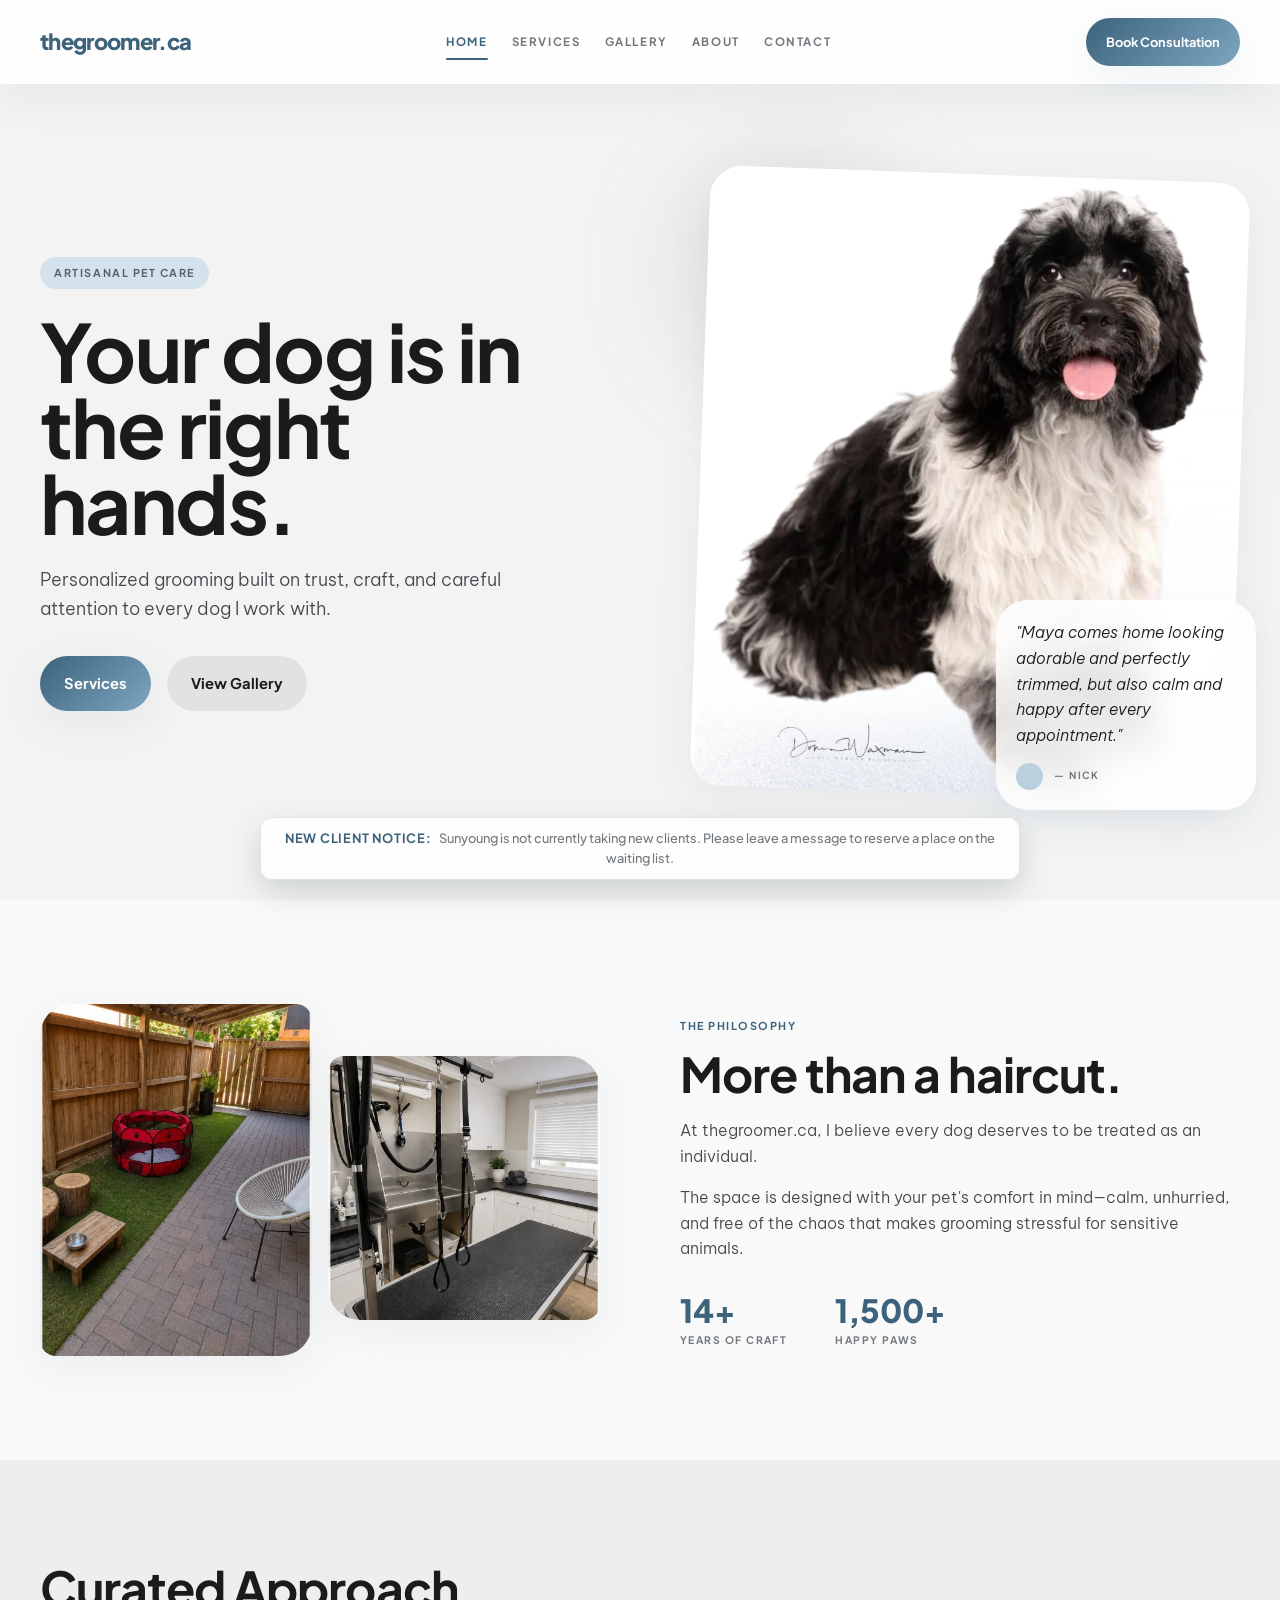
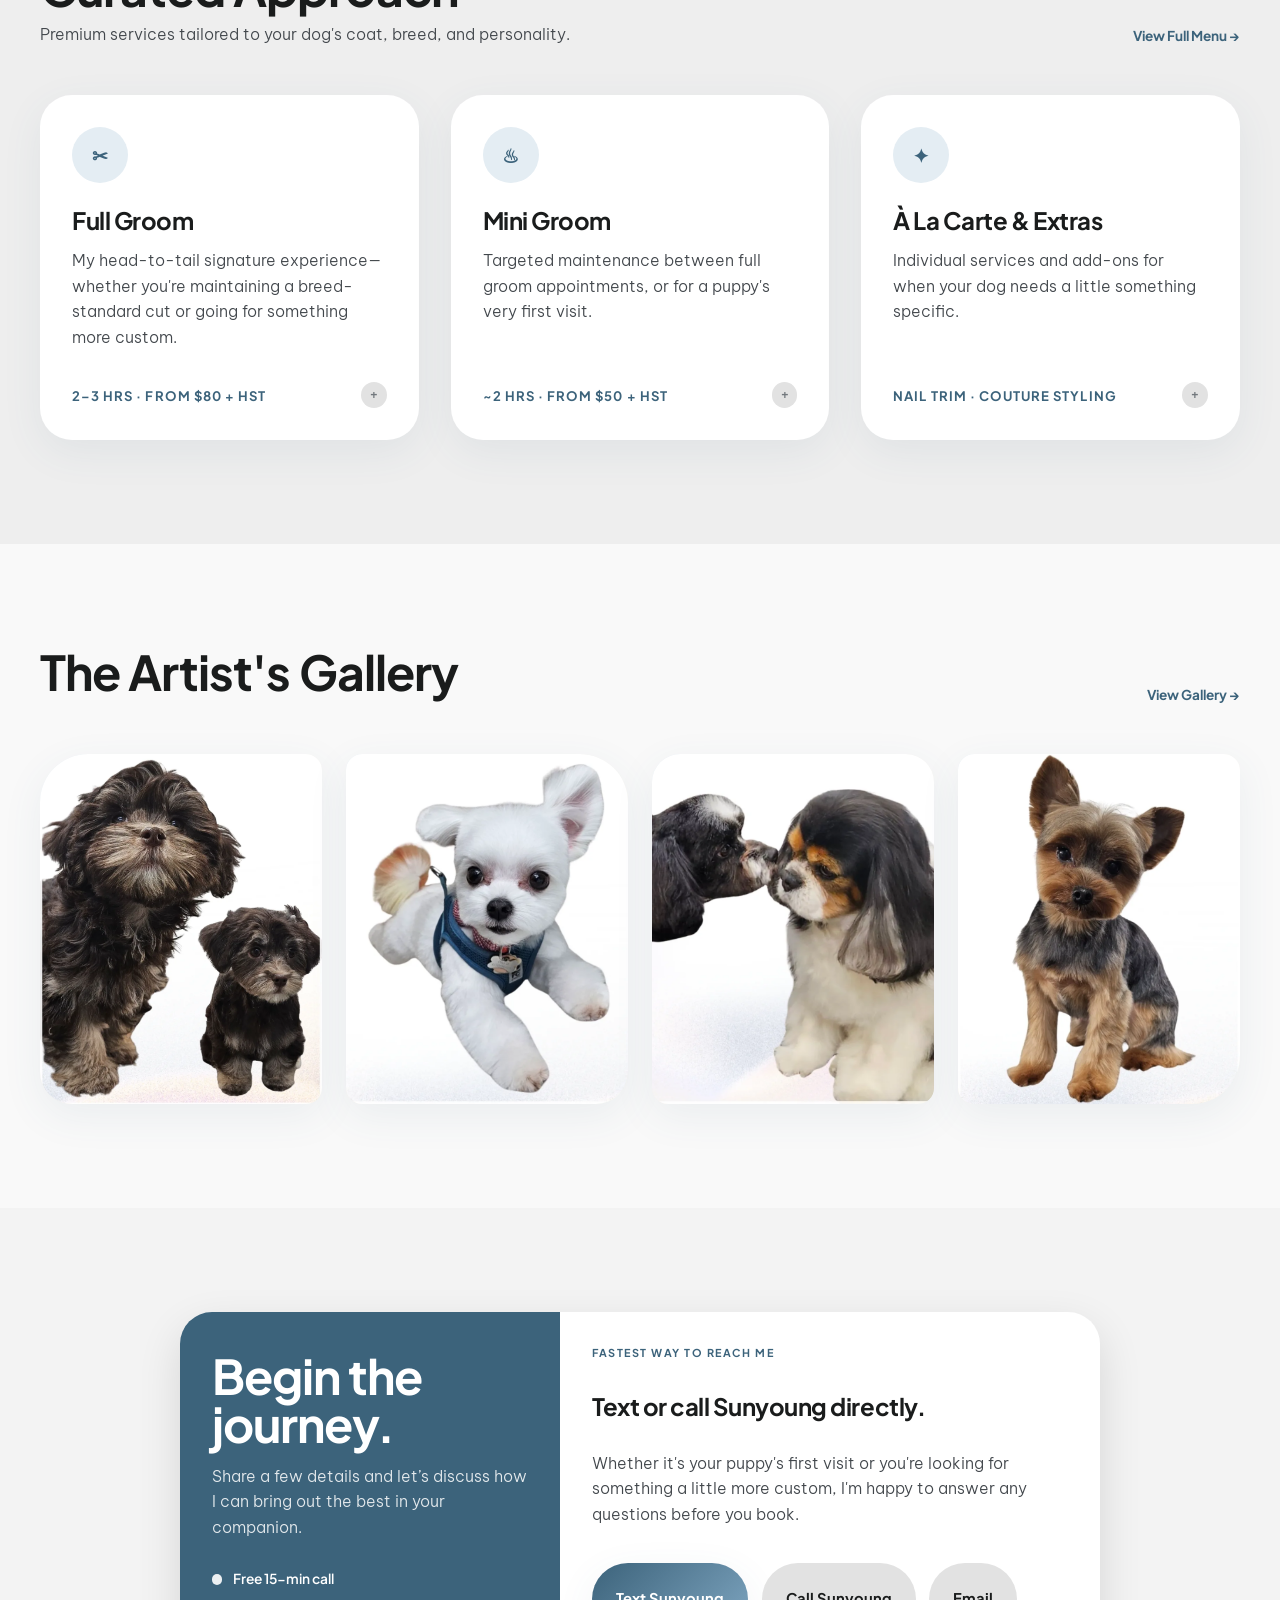
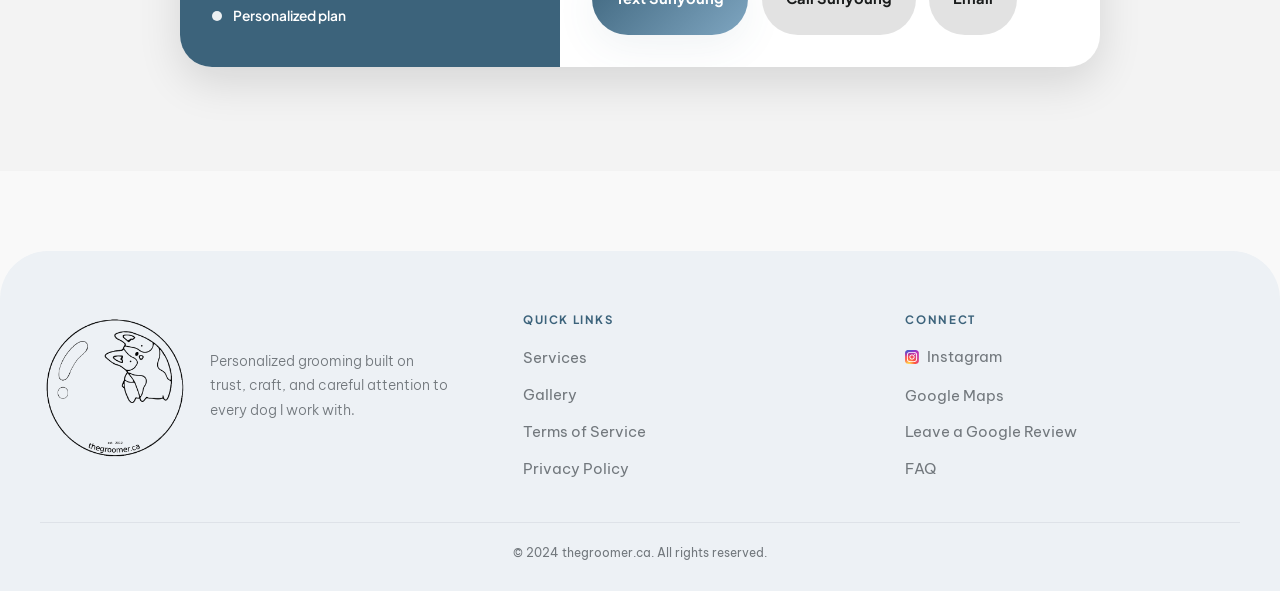
<file: index.html>
<!DOCTYPE html>
<html lang="en">
<head>
  <meta charset="UTF-8" />
  <meta name="viewport" content="width=device-width, initial-scale=1.0" />
  <title>Small Dog Grooming in Hamilton | thegroomer.ca</title>
  <meta name="description" content="One-on-one small dog grooming in the Hamilton Region by Sunyoung, with calm appointments, tailored coat care, full grooms, mini grooms, nail trims, and styling." />
  <link rel="canonical" href="https://thegroomer.ca/" />
  <meta property="og:site_name" content="thegroomer.ca" />
  <meta property="og:title" content="Small Dog Grooming in Hamilton | thegroomer.ca" />
  <meta property="og:description" content="One-on-one small dog grooming in the Hamilton Region by Sunyoung, with calm appointments, tailored coat care, full grooms, mini grooms, nail trims, and styling." />
  <meta property="og:type" content="website" />
  <meta property="og:url" content="https://thegroomer.ca/" />
  <meta property="og:image" content="https://thegroomer.ca/assets/img/photos/hero-front-page.webp" />
  <meta name="twitter:card" content="summary_large_image" />
  <meta name="twitter:title" content="Small Dog Grooming in Hamilton | thegroomer.ca" />
  <meta name="twitter:description" content="One-on-one small dog grooming in the Hamilton Region by Sunyoung, with calm appointments, tailored coat care, full grooms, mini grooms, nail trims, and styling." />
  <meta name="twitter:image" content="https://thegroomer.ca/assets/img/photos/hero-front-page.webp" />
  <script type="application/ld+json">[{"@context":"https://schema.org","@type":"PetGrooming","@id":"https://thegroomer.ca/#business","name":"thegroomer.ca","url":"https://thegroomer.ca","image":"https://thegroomer.ca/assets/img/photos/hero-front-page.webp","logo":"https://thegroomer.ca/assets/img/branding/logo-mark.png","telephone":"+1-289-213-9855","email":"thegroomer.ca@gmail.com","areaServed":"Hamilton Region, Ontario","address":{"@type":"PostalAddress","addressRegion":"ON","addressCountry":"CA"},"founder":{"@type":"Person","name":"Sunyoung"},"sameAs":["https://www.instagram.com/thegroomer.ca/","https://g.page/r/Cb6Rf2AkQloGEAE"],"makesOffer":[{"@type":"Offer","itemOffered":{"@type":"Service","name":"Full dog groom"}},{"@type":"Offer","itemOffered":{"@type":"Service","name":"Mini dog groom"}},{"@type":"Offer","itemOffered":{"@type":"Service","name":"Nail trim"}},{"@type":"Offer","itemOffered":{"@type":"Service","name":"Couture styling"}}]},{"@context":"https://schema.org","@type":"WebSite","@id":"https://thegroomer.ca/#website","name":"thegroomer.ca","url":"https://thegroomer.ca"}]</script>

  <link rel="icon" href="assets/img/branding/favicon.ico" sizes="any" />
  <link rel="icon" type="image/png" sizes="32x32" href="assets/img/branding/favicon-32.png" />
  <link rel="icon" type="image/png" sizes="16x16" href="assets/img/branding/favicon-16.png" />
  <link rel="apple-touch-icon" href="assets/img/branding/apple-touch-icon.png" />

  <link rel="preconnect" href="https://fonts.googleapis.com" />
  <link rel="preconnect" href="https://fonts.gstatic.com" crossorigin />
  <link
    href="https://fonts.googleapis.com/css2?family=Plus+Jakarta+Sans:wght@400;500;600;700;800&family=Be+Vietnam+Pro:wght@300;400;500;600&display=swap"
    rel="stylesheet"
  />

  <link rel="stylesheet" href="assets/css/styles.css" />
</head>
<body class="has-fixed-header">
  <header class="site-header">
    <div class="site-header__inner container">
      <a href="index.html" class="site-logo" aria-label="thegroomer.ca home">thegroomer.ca</a>

      <nav class="site-nav site-nav--desktop" aria-label="Primary navigation">
        <a href="index.html" class="is-active">Home</a>
        <a href="pages/services.html">Services</a>
        <a href="pages/gallery.html">Gallery</a>
        <a href="pages/about.html">About</a>
        <a href="pages/contact.html">Contact</a>
      </nav>

      <a href="pages/contact.html" class="btn btn-primary site-header__cta">Book Consultation</a>

      <button
        class="site-menu-toggle"
        type="button"
        aria-label="Open menu"
        aria-expanded="false"
        aria-controls="mobileMenu"
      >
        <span></span>
        <span></span>
        <span></span>
      </button>
    </div>

    <div class="site-mobile-menu" id="mobileMenu">
      <nav class="site-mobile-nav" aria-label="Mobile navigation">
        <a href="index.html" class="is-active">Home</a>
        <a href="pages/services.html">Services</a>
        <a href="pages/gallery.html">Gallery</a>
        <a href="pages/about.html">About</a>
        <a href="pages/contact.html">Contact</a>
        <a href="pages/terms.html">Terms</a>
        <a href="pages/privacy.html">Privacy</a>
        <a href="pages/contact.html" class="mobile-menu-cta btn btn-primary">Book Consultation</a>
      </nav>
    </div>
  </header>

  <!-- Temporary waitlist notice: remove this block when Sunyoung is accepting new clients. -->
  <aside class="waitlist-banner" aria-label="Availability notice">
    <strong>New client notice:</strong> Sunyoung is not currently taking new clients. Please leave a message to reserve a place on the waiting list.
  </aside>

  <main>
    <section class="hero" id="home-hero">
      <div class="container hero-inner">
        <div class="hero-copy-wrap">
          <span class="small-label hero-badge">Artisanal Pet Care</span>

          <h1 class="hero-title">
            Your dog is in the right hands.
          </h1>

          <p class="hero-copy">
            Personalized grooming built on trust, craft, and careful attention to every dog I work with.
          </p>

          <div class="hero-actions">
            <a href="pages/services.html" class="btn btn-primary">Services</a>
            <a href="pages/gallery.html" class="btn btn-secondary">View Gallery</a>
          </div>
        </div>

        <div class="hero-media">
          <div class="hero-blob" aria-hidden="true"></div>

          <div class="hero-image-wrap">
            <img decoding="async" width="1200" height="960"
              class="hero-image"
              src="assets/img/photos/hero-front-page.webp"
              alt="Happy freshly groomed dog looking at the camera"
            />
          </div>

          <div class="hero-quote" data-testimonial-slot="hero">
            <p data-testimonial-field="quote">"Sunyoung was calm, gentle, and incredibly patient — it was a completely stress-free experience."</p>
            <div class="hero-quote-meta">
              <span class="hero-quote-dot" aria-hidden="true"></span>
              <small data-testimonial-field="name">— Slada Lee</small>
            </div>
          </div>
        </div>
      </div>
    </section>

    <section class="section about-section" id="home-philosophy">
      <div class="container about-grid">
        <div class="about-collage">
          <img loading="lazy" decoding="async" width="1200" height="960"
            class="about-image-1"
            src="assets/img/photos/about-care.webp"
            alt="Small white dog being gently groomed"
          />
          <img loading="lazy" decoding="async" width="1200" height="960"
            class="about-image-2"
            src="assets/img/photos/about-studio.webp"
            alt="Warm boutique grooming studio interior"
          />
        </div>

        <div>
          <span class="small-label about-label">The Philosophy</span>
          <h2 class="about-title">More than a haircut.</h2>

          <p class="about-copy">
            At thegroomer.ca, I believe every dog deserves to be treated as an individual.
          </p>

          <p class="about-copy">
            The space is designed with your pet's comfort in mind—calm, unhurried, and free of the chaos that makes grooming stressful for sensitive animals.
          </p>

          <div class="about-stats">
            <div>
              <span class="about-stat-value">14+</span>
              <span class="about-stat-label">Years of Craft</span>
            </div>

            <div>
              <span class="about-stat-value">1,500+</span>
              <span class="about-stat-label">Happy Paws</span>
            </div>
          </div>
        </div>
      </div>
    </section>

    <section class="section services-section">
      <div class="container">
        <div class="section-head">
          <div class="section-head-copy">
            <h2>Curated Approach</h2>
            <p>Premium services tailored to your dog's coat, breed, and personality.</p>
          </div>

          <a href="pages/services.html" class="section-link">View Full Menu →</a>
        </div>

        <div class="services-grid">
          <a href="pages/services.html#full-groom" class="service-card service-card-link">
            <div class="service-card-top">
              <div class="service-icon" aria-hidden="true">✂</div>
              <h3>Full Groom</h3>
              <p>
                My head-to-tail signature experience—whether you're maintaining a breed-standard cut or going for something more custom.
              </p>
            </div>

            <div class="service-card-bottom">
              <span class="service-price">2–3 hrs · From $80 + HST</span>
              <span class="service-plus" aria-hidden="true">+</span>
            </div>
          </a>

          <a href="pages/services.html#mini-groom" class="service-card service-card-link">
            <div class="service-card-top">
              <div class="service-icon" aria-hidden="true">♨</div>
              <h3>Mini Groom</h3>
              <p>
                Targeted maintenance between full groom appointments, or for a puppy's very first visit.
              </p>
            </div>

            <div class="service-card-bottom">
              <span class="service-price">~2 hrs · From $50 + HST</span>
              <span class="service-plus" aria-hidden="true">+</span>
            </div>
          </a>

          <a href="pages/services.html#extras" class="service-card service-card-link">
            <div class="service-card-top">
              <div class="service-icon" aria-hidden="true">✦</div>
              <h3>À La Carte &amp; Extras</h3>
              <p>
                Individual services and add-ons for when your dog needs a little something specific.
              </p>
            </div>

            <div class="service-card-bottom">
              <span class="service-price">Nail Trim · Couture Styling</span>
              <span class="service-plus" aria-hidden="true">+</span>
            </div>
          </a>
        </div>
      </div>
    </section>

    <section class="section gallery-section">
      <div class="container">
        <div class="section-head">
          <div class="section-head-copy">
            <h2 class="gallery-title">The Artist's Gallery</h2>
          </div>

          <a href="pages/gallery.html" class="section-link">View Gallery →</a>
        </div>

        <div class="gallery-grid">
          <figure class="gallery-item gallery-shape-a">
            <img loading="lazy" decoding="async" width="1200" height="960"
              src="assets/img/photos/photo1.webp"
              alt="Small terrier after grooming"
            />
          </figure>

          <figure class="gallery-item gallery-shape-b">
            <img loading="lazy" decoding="async" width="1200" height="960"
              src="assets/img/photos/photo2.webp"
              alt="Long-haired dog portrait"
            />
          </figure>

          <figure class="gallery-item gallery-shape-c">
            <img loading="lazy" decoding="async" width="1200" height="960"
              src="assets/img/photos/photo3.webp"
              alt="Dog during bath"
            />
          </figure>

          <figure class="gallery-item gallery-shape-d">
            <img loading="lazy" decoding="async" width="1200" height="960"
              src="assets/img/photos/photo4.webp"
              alt="Trimmed clean dog paws"
            />
          </figure>
        </div>
      </div>
    </section>

    <section class="section consult-section">
      <div class="container">
        <div class="consult-shell">
          <div class="consult-aside">
            <h2>Begin the journey.</h2>
            <p>
              Share a few details and let’s discuss how I can bring out the best in your companion.
            </p>

            <ul class="consult-points">
              <li>Free 15-min call</li>
              <li>Personalized plan</li>
            </ul>
          </div>

          <div class="consult-form-wrap contact-direct-card">
            <span class="small-label contact-direct-label">Fastest way to reach me</span>
            <h3>Text or call Sunyoung directly.</h3>
            <p>
              Whether it's your puppy's first visit or you're looking for something a little more custom, I'm happy to answer any questions before you book.
            </p>

            <div class="contact-action-stack">
              <a href="sms:+12892139855" class="btn btn-primary">Text Sunyoung</a>
              <a href="tel:+12892139855" class="btn btn-secondary">Call Sunyoung</a>
              <a href="mailto:thegroomer.ca@gmail.com" class="btn btn-secondary">Email</a>
            </div>
          </div>
        </div>
      </div>
    </section>
  </main>

  <footer class="site-footer">
    <div class="container site-footer__grid">
      <div class="site-footer__brand">
        <div class="site-footer__brand-lockup">
          <a href="index.html" class="site-footer__logo-link" aria-label="thegroomer.ca home">
            <img loading="lazy" decoding="async" width="512" height="512"
              src="assets/img/branding/logo-mark.png"
              alt="thegroomer.ca"
              class="site-footer__logo-mark"
            />
          </a>
          <p>
            Personalized grooming built on trust, craft, and careful attention to every dog I work with.
          </p>
        </div>
      </div>

      <div>
        <h4>Quick Links</h4>
        <ul class="site-footer__links">
          <li><a href="pages/services.html">Services</a></li>
          <li><a href="pages/gallery.html">Gallery</a></li>
          <li><a href="pages/terms.html">Terms of Service</a></li>
          <li><a href="pages/privacy.html">Privacy Policy</a></li>
        </ul>
      </div>

      <div>
        <h4>Connect</h4>
        <ul class="site-footer__links">
          <li>
            <a href="https://www.instagram.com/thegroomer.ca/" class="site-footer__social-link">
              <img loading="lazy" decoding="async" width="132" height="132"
                src="assets/img/social/Instagram_logo_2016.svg"
                alt=""
                class="site-footer__social-icon"
                aria-hidden="true"
              />
              Instagram
            </a>
          </li>
          <li><a href="https://g.page/r/Cb6Rf2AkQloGEAE" target="_blank" rel="noopener">Google Maps</a></li>
          <li><a href="https://g.page/r/Cb6Rf2AkQloGEAE/review" target="_blank" rel="noopener">Leave a Google Review</a></li>
          <li><a href="pages/contact.html">FAQ</a></li>
        </ul>
      </div>
    </div>

    <div class="site-footer__bottom container">
      © 2024 thegroomer.ca. All rights reserved.
    </div>
  </footer>

  <script src="assets/js/main.js"></script>
  <script src="assets/data/testimonials.js?v=2"></script>
  <script src="assets/js/testimonials.js?v=2"></script>
</body>
</html>
</file>
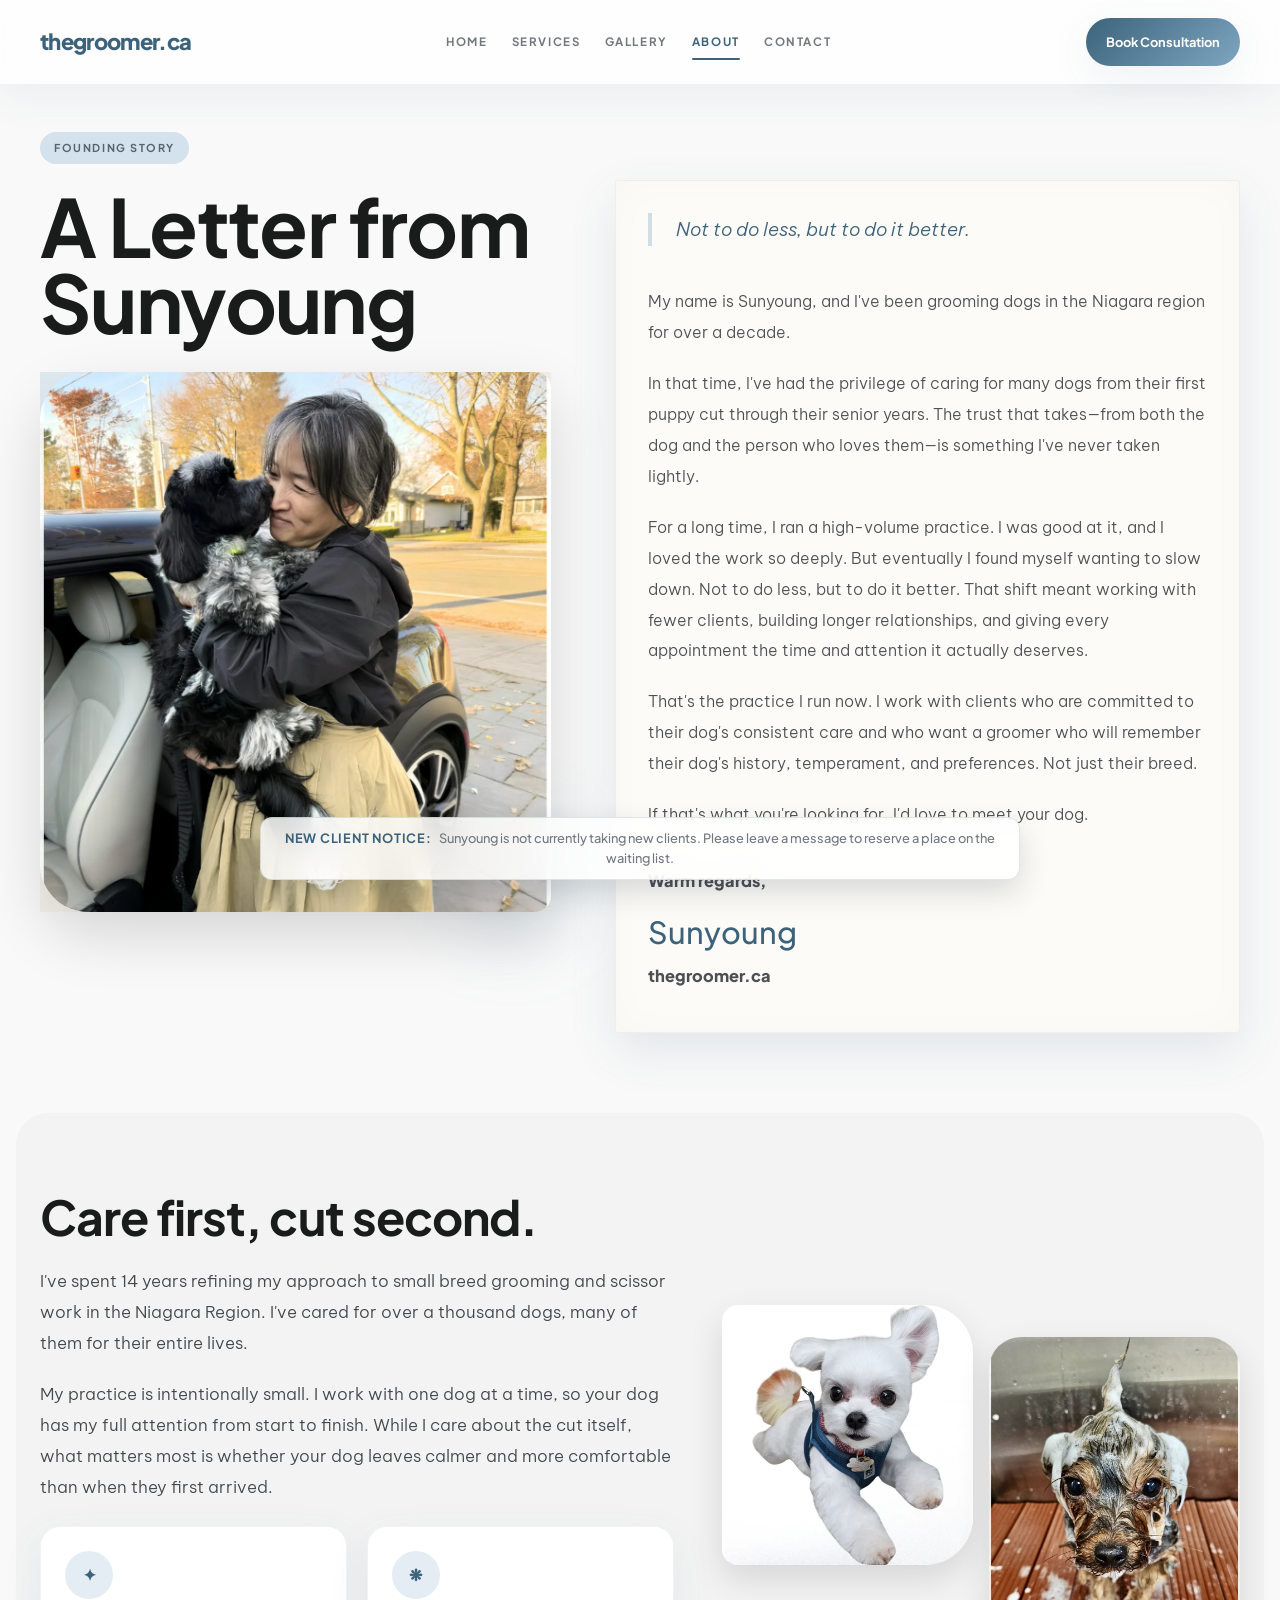
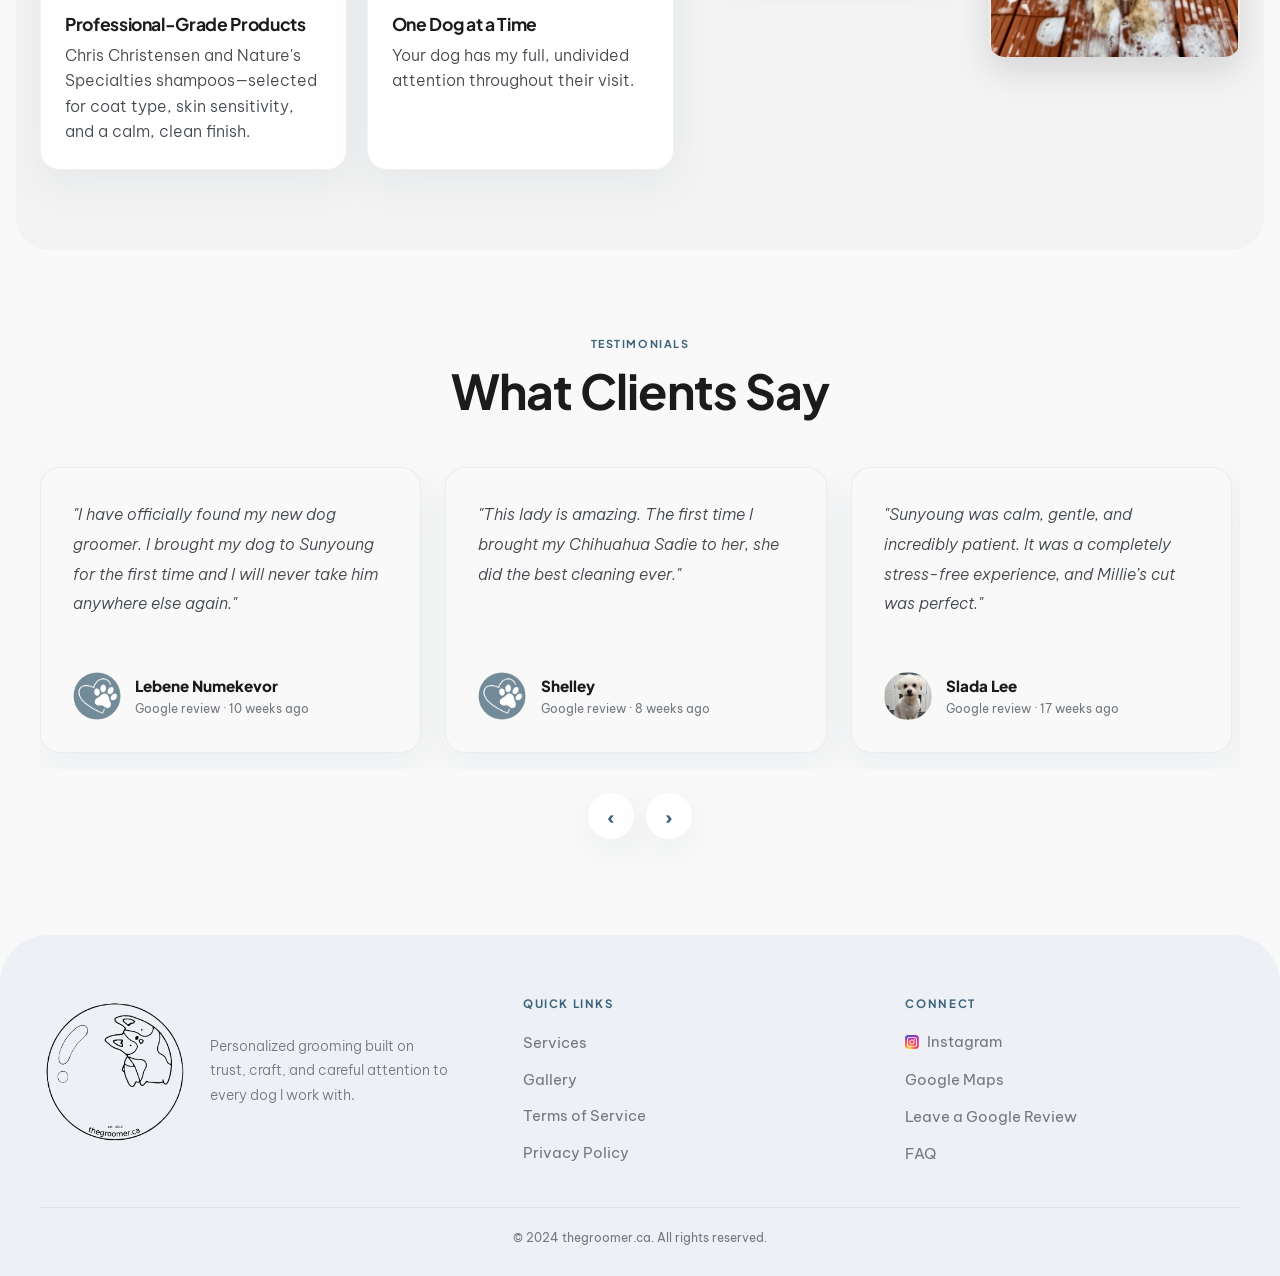
<file: pages/about.html>
<!DOCTYPE html>

<html lang="en">
<head>
<meta charset="utf-8"/>
<meta content="width=device-width, initial-scale=1.0" name="viewport"/>
<title>About Sunyoung | Small Dog Groomer in Hamilton</title>
<meta name="description" content="Meet Sunyoung and learn about the calm, one-on-one grooming philosophy behind thegroomer.ca for small dogs in the Hamilton Region." />
  <link rel="canonical" href="https://thegroomer.ca/pages/about.html" />
  <meta property="og:site_name" content="thegroomer.ca" />
  <meta property="og:title" content="About Sunyoung | Small Dog Groomer in Hamilton" />
  <meta property="og:description" content="Meet Sunyoung and learn about the calm, one-on-one grooming philosophy behind thegroomer.ca for small dogs in the Hamilton Region." />
  <meta property="og:type" content="profile" />
  <meta property="og:url" content="https://thegroomer.ca/pages/about.html" />
  <meta property="og:image" content="https://thegroomer.ca/assets/img/photos/hero-sunyoung.webp" />
  <meta name="twitter:card" content="summary_large_image" />
  <meta name="twitter:title" content="About Sunyoung | Small Dog Groomer in Hamilton" />
  <meta name="twitter:description" content="Meet Sunyoung and learn about the calm, one-on-one grooming philosophy behind thegroomer.ca for small dogs in the Hamilton Region." />
  <meta name="twitter:image" content="https://thegroomer.ca/assets/img/photos/hero-sunyoung.webp" />
  <script type="application/ld+json">[{"@context":"https://schema.org","@type":"WebPage","name":"About Sunyoung | Small Dog Groomer in Hamilton","url":"https://thegroomer.ca/pages/about.html","description":"Meet Sunyoung and learn about the calm, one-on-one grooming philosophy behind thegroomer.ca for small dogs in the Hamilton Region.","isPartOf":{"@id":"https://thegroomer.ca/#website"}}]</script>
<link href="../assets/img/branding/favicon.ico" rel="icon" sizes="any"/>
<link href="../assets/img/branding/favicon-32.png" rel="icon" sizes="32x32" type="image/png"/>
<link href="../assets/img/branding/favicon-16.png" rel="icon" sizes="16x16" type="image/png"/>
<link href="../assets/img/branding/apple-touch-icon.png" rel="apple-touch-icon"/>
<link href="https://fonts.googleapis.com" rel="preconnect"/>
<link crossorigin="" href="https://fonts.gstatic.com" rel="preconnect"/>
<link href="https://fonts.googleapis.com/css2?family=Plus+Jakarta+Sans:wght@400;500;600;700;800&amp;family=Be+Vietnam+Pro:wght@300;400;500;600&amp;display=swap" rel="stylesheet"/>
<link href="../assets/css/styles.css" rel="stylesheet"/>
  <link rel="stylesheet" href="../assets/css/page-styles.css" />
</head>
<body class="has-fixed-header about-page">
<header class="site-header">
<div class="site-header__inner container">
<a aria-label="thegroomer.ca home" class="site-logo" href="../index.html">thegroomer.ca</a>
<nav aria-label="Primary navigation" class="site-nav site-nav--desktop">
<a href="../index.html">Home</a>
<a href="services.html">Services</a>
<a href="gallery.html">Gallery</a>
<a class="is-active" href="about.html">About</a>
<a href="contact.html">Contact</a>
</nav>
<a class="btn btn-primary site-header__cta" href="contact.html">Book Consultation</a>
<button aria-controls="mobileMenu" aria-expanded="false" aria-label="Open menu" class="site-menu-toggle" type="button">
<span></span>
<span></span>
<span></span>
</button>
</div>
<div class="site-mobile-menu" id="mobileMenu">
<nav aria-label="Mobile navigation" class="site-mobile-nav">
<a href="../index.html">Home</a>
<a href="services.html">Services</a>
<a href="gallery.html">Gallery</a>
<a class="is-active" href="about.html">About</a>
<a href="contact.html">Contact</a>
<a href="terms.html">Terms</a>
<a href="privacy.html">Privacy</a>
<a class="mobile-menu-cta btn btn-primary" href="contact.html">Book Consultation</a>
</nav>
</div>
</header>
<!-- Temporary waitlist notice: remove this block when Sunyoung is accepting new clients. -->
<aside class="waitlist-banner" aria-label="Availability notice">
<strong>New client notice:</strong> Sunyoung is not currently taking new clients. Please leave a message to reserve a place on the waiting list.
</aside>
<main>
<section class="about-letter" id="about-letter">
<div class="container about-letter__grid">
<div class="about-letter__media">
<span class="small-label about-letter__badge">Founding Story</span>
<h1 class="about-letter__title">A Letter from Sunyoung</h1>
<div class="about-letter__image-wrap">
<img decoding="async" width="1200" height="960" alt="Portrait of Sunyoung" class="about-letter__image" src="../assets/img/photos/hero-sunyoung.webp"/>
<div aria-hidden="true" class="about-letter__glow"></div>
</div>
</div>
<div class="about-letter__content">
<div class="stationery-card rough-edge about-letter__paper">
<div class="about-letter__quote">Not to do less, but to do it better.</div>
<div class="about-letter__body">
<p>My name is Sunyoung, and I've been grooming dogs in the Niagara region for over a decade.</p>
<p>In that time, I've had the privilege of caring for many dogs from their first puppy cut through their senior years. The trust that takes—from both the dog and the person who loves them—is something I've never taken lightly.</p>
<p>For a long time, I ran a high-volume practice. I was good at it, and I loved the work so deeply. But eventually I found myself wanting to slow down. Not to do less, but to do it better. That shift meant working with fewer clients, building longer relationships, and giving every appointment the time and attention it actually deserves.</p>
<p>That's the practice I run now. I work with clients who are committed to their dog's consistent care and who want a groomer who will remember their dog's history, temperament, and preferences. Not just their breed.</p>
<p>If that's what you're looking for, I'd love to meet your dog.</p>
<p class="about-letter__signoff">
  Warm regards,
  <span class="about-letter__name">Sunyoung</span>
  thegroomer.ca
</p>
</div>
</div>
</div>
</div>
</section>
<section class="about-philosophy" id="about-philosophy">
<div class="container about-philosophy__grid">
<div>
<h2 class="about-philosophy__title">Care first, cut second.</h2>
<div class="about-philosophy__copy">
<p>I've spent 14 years refining my approach to small breed grooming and scissor work in the Niagara Region. I've cared for over a thousand dogs, many of them for their entire lives.</p>
<p>My practice is intentionally small. I work with one dog at a time,  so your dog has my full attention from start to finish. While I care about the cut itself, what matters most is whether your dog leaves calmer and more comfortable than when they first arrived.</p>
</div>
<div class="about-philosophy__cards">
<article class="about-philosophy__card">
<div class="about-philosophy__icon">✦</div>
<h3>Professional-Grade Products</h3>
<p>Chris Christensen and Nature's Specialties shampoos—selected for coat type, skin sensitivity, and a calm, clean finish.</p>
</article>
<article class="about-philosophy__card">
<div class="about-philosophy__icon">❋</div>
<h3>One Dog at a Time</h3>
<p>Your dog has my full, undivided attention throughout their visit.</p>
</article>
</div>
</div>
<div class="about-philosophy__media">
<img loading="lazy" decoding="async" width="1200" height="960" alt="Grooming tools" class="about-philosophy__img-a" src="../assets/img/photos/about-tools.webp"/>
<img loading="lazy" decoding="async" width="1200" height="960" alt="Happy dog" class="about-philosophy__img-b" src="../assets/img/photos/about-happy-dog.webp"/>
</div>
</div>
</section>
<section class="about-testimonials" id="testimonials" data-testimonial-slot="carousel">
<div class="container">
<div class="about-testimonials__head">
<span class="small-label about-testimonials__label">Testimonials</span>
<h2 class="about-testimonials__title">What Clients Say</h2>
</div>
<div class="testimonial-carousel">
<div class="testimonial-carousel__viewport" aria-label="Client testimonials">
<div class="testimonial-carousel__track">
<article class="about-testimonial testimonial-carousel__card">
<p class="about-testimonial__quote">
    "Sunyoung was calm, gentle, and incredibly patient — it was a completely stress-free experience."
  </p>
<div class="about-testimonial__person">
<span class="about-testimonial__initials">SL</span>
<div>
<div class="about-testimonial__name">Slada Lee</div>
<div class="about-testimonial__meta">Parent of Millie, Bishon</div>
</div>
</div>
</article>
</div>
</div>
<div class="testimonial-carousel__controls" aria-label="Testimonial carousel controls">
<button class="testimonial-carousel__button" type="button" data-testimonial-action="prev" aria-label="Previous testimonials">‹</button>
<button class="testimonial-carousel__button" type="button" data-testimonial-action="next" aria-label="Next testimonials">›</button>
</div>
</div>
</div>
</section>
</main>
<footer class="site-footer">
    <div class="container site-footer__grid">
      <div class="site-footer__brand">
        <div class="site-footer__brand-lockup">
          <a href="../index.html" class="site-footer__logo-link" aria-label="thegroomer.ca home">
            <img loading="lazy" decoding="async" width="512" height="512"
              src="../assets/img/branding/logo-mark.png"
              alt="thegroomer.ca"
              class="site-footer__logo-mark"
            />
          </a>
          <p>
            Personalized grooming built on trust, craft, and careful attention to every dog I work with.
          </p>
        </div>
      </div>

      <div>
        <h4>Quick Links</h4>
        <ul class="site-footer__links">
          <li><a href="services.html">Services</a></li>
          <li><a href="gallery.html">Gallery</a></li>
          <li><a href="terms.html">Terms of Service</a></li>
          <li><a href="privacy.html">Privacy Policy</a></li>
        </ul>
      </div>

      <div>
        <h4>Connect</h4>
        <ul class="site-footer__links">
          <li>
            <a href="https://www.instagram.com/thegroomer.ca/" class="site-footer__social-link">
              <img loading="lazy" decoding="async" width="132" height="132"
                src="../assets/img/social/Instagram_logo_2016.svg"
                alt=""
                class="site-footer__social-icon"
                aria-hidden="true"
              />
              Instagram
            </a>
          </li>
          <li><a href="https://g.page/r/Cb6Rf2AkQloGEAE" target="_blank" rel="noopener">Google Maps</a></li>
          <li><a href="https://g.page/r/Cb6Rf2AkQloGEAE/review" target="_blank" rel="noopener">Leave a Google Review</a></li>
          <li><a href="contact.html">FAQ</a></li>
        </ul>
      </div>
    </div>

    <div class="site-footer__bottom container">
      © 2024 thegroomer.ca. All rights reserved.
    </div>
  </footer>
<script src="../assets/js/main.js"></script>
  <script src="../assets/data/testimonials.js?v=2"></script>
  <script src="../assets/js/testimonials.js?v=2"></script>
</body>
</html>
</file>
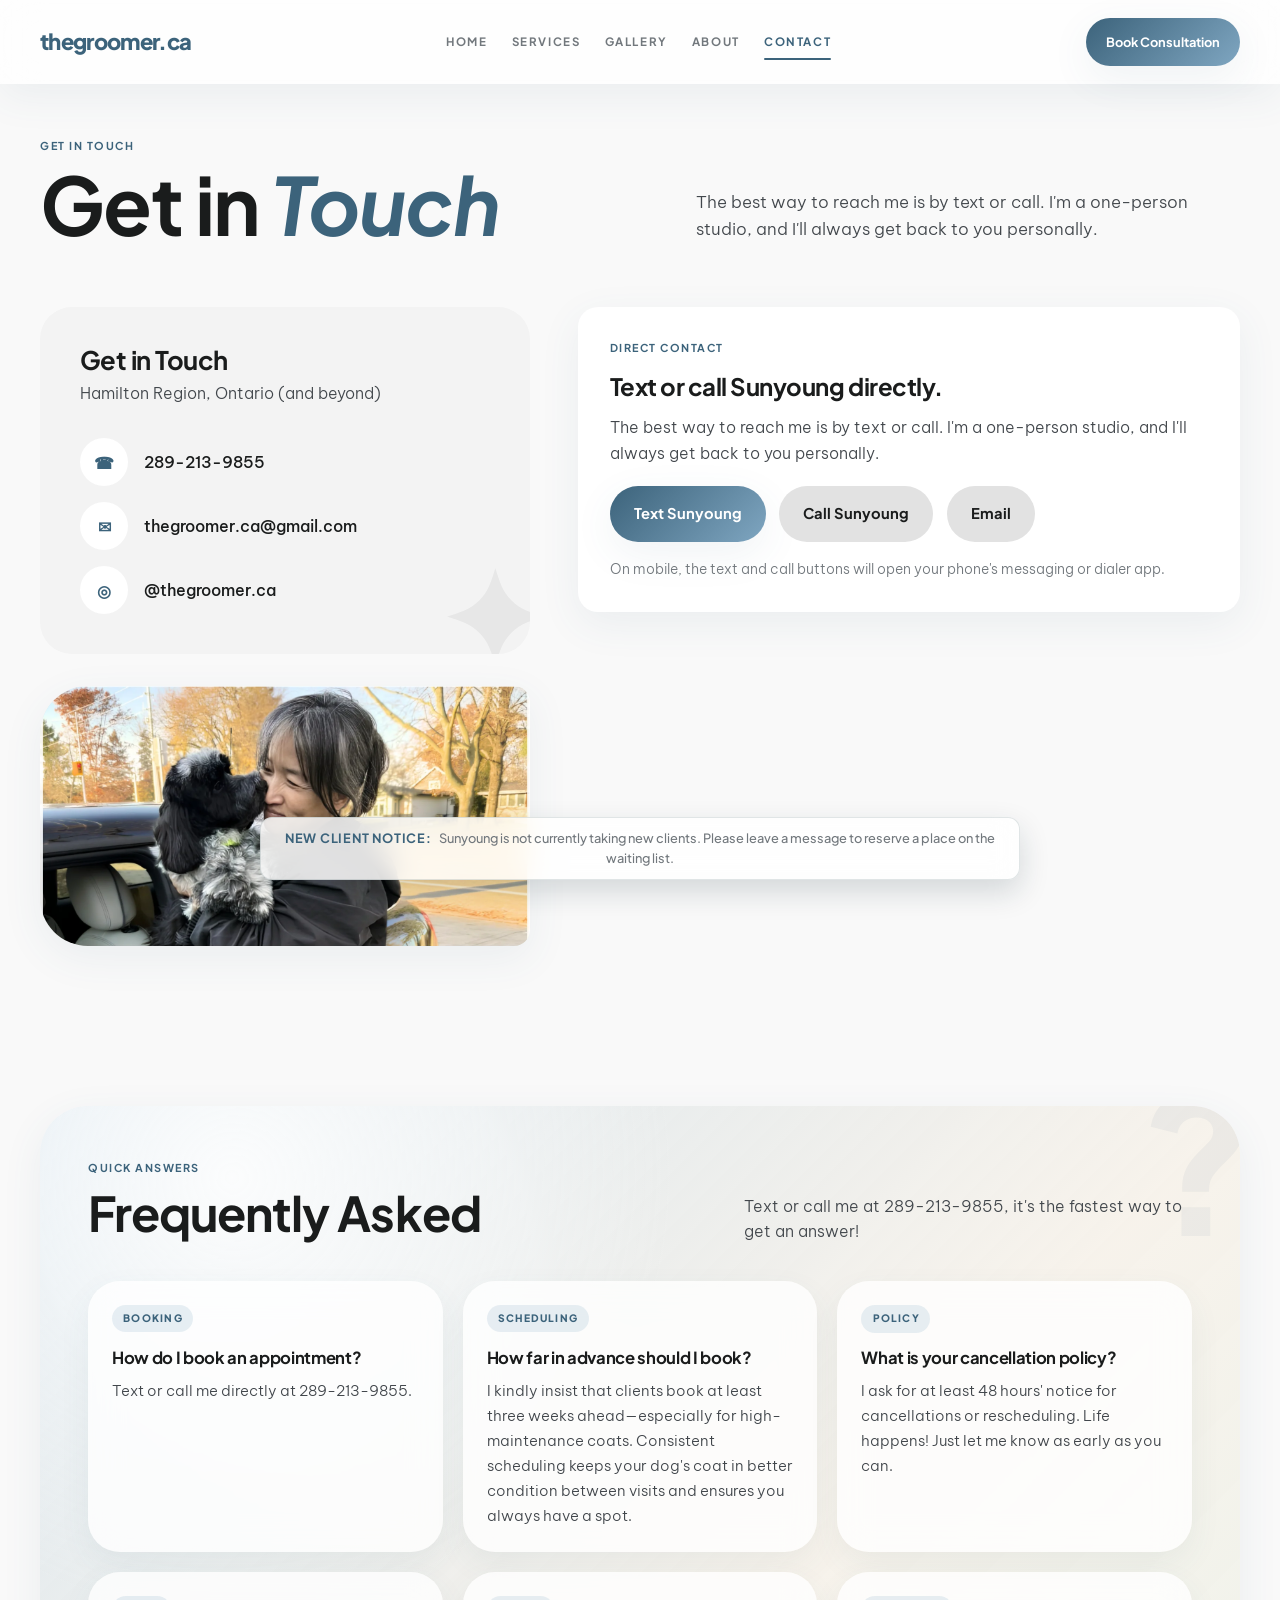
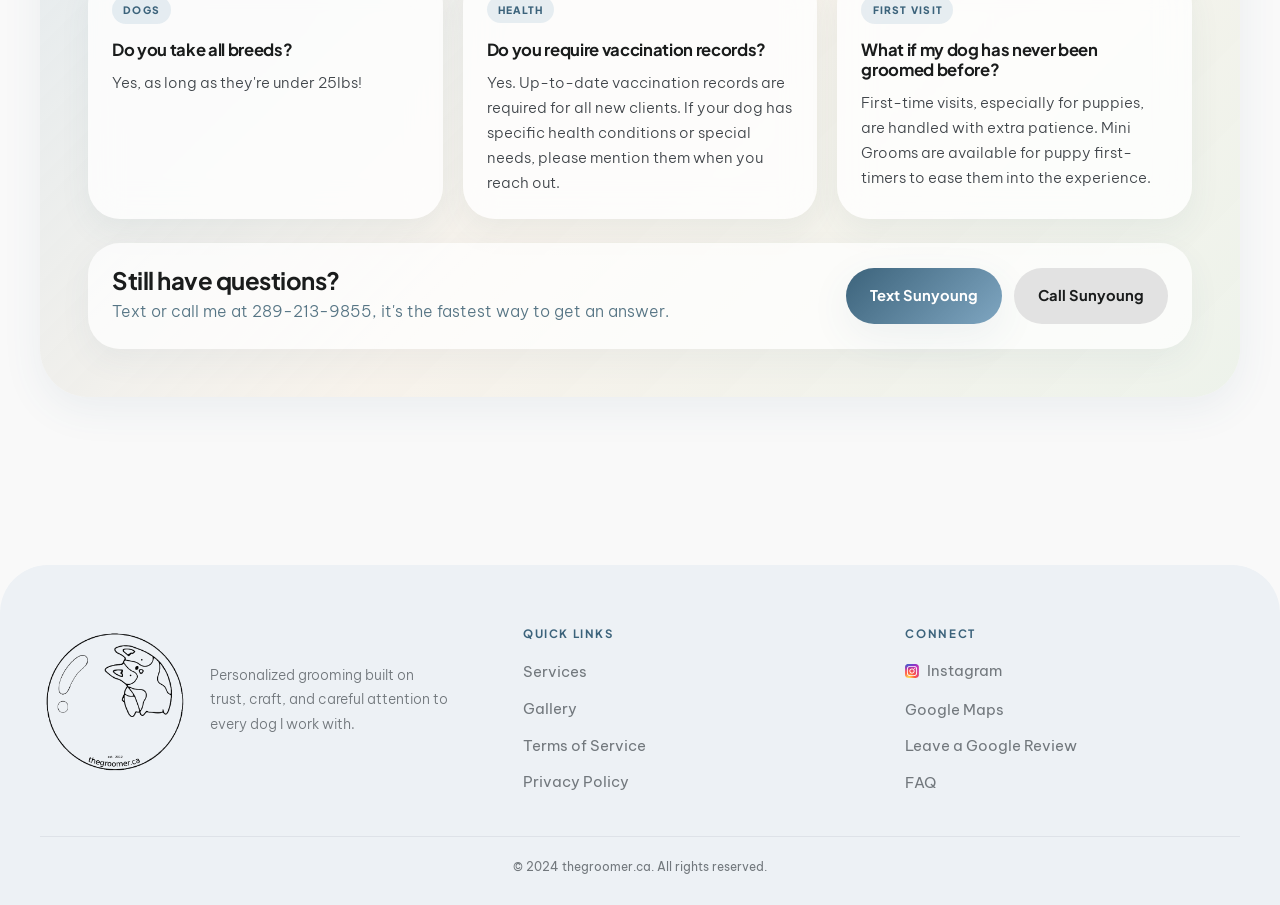
<file: pages/contact.html>
<!DOCTYPE html>

<html lang="en">
<head>
<meta charset="utf-8"/>
<meta content="width=device-width, initial-scale=1.0" name="viewport"/>
<title>Contact thegroomer.ca | Hamilton Dog Grooming</title>
<meta name="description" content="Contact Sunyoung at thegroomer.ca for small dog grooming appointments, consultation calls, FAQ answers, and booking details in the Hamilton Region." />
  <link rel="canonical" href="https://thegroomer.ca/pages/contact.html" />
  <meta property="og:site_name" content="thegroomer.ca" />
  <meta property="og:title" content="Contact thegroomer.ca | Hamilton Dog Grooming" />
  <meta property="og:description" content="Contact Sunyoung at thegroomer.ca for small dog grooming appointments, consultation calls, FAQ answers, and booking details in the Hamilton Region." />
  <meta property="og:type" content="website" />
  <meta property="og:url" content="https://thegroomer.ca/pages/contact.html" />
  <meta property="og:image" content="https://thegroomer.ca/assets/img/photos/contact-studio.webp" />
  <meta name="twitter:card" content="summary_large_image" />
  <meta name="twitter:title" content="Contact thegroomer.ca | Hamilton Dog Grooming" />
  <meta name="twitter:description" content="Contact Sunyoung at thegroomer.ca for small dog grooming appointments, consultation calls, FAQ answers, and booking details in the Hamilton Region." />
  <meta name="twitter:image" content="https://thegroomer.ca/assets/img/photos/contact-studio.webp" />
  <script type="application/ld+json">[{"@context":"https://schema.org","@type":"WebPage","name":"Contact thegroomer.ca | Hamilton Dog Grooming","url":"https://thegroomer.ca/pages/contact.html","description":"Contact Sunyoung at thegroomer.ca for small dog grooming appointments, consultation calls, FAQ answers, and booking details in the Hamilton Region.","isPartOf":{"@id":"https://thegroomer.ca/#website"}}]</script>
<link href="../assets/img/branding/favicon.ico" rel="icon" sizes="any"/>
<link href="../assets/img/branding/favicon-32.png" rel="icon" sizes="32x32" type="image/png"/>
<link href="../assets/img/branding/favicon-16.png" rel="icon" sizes="16x16" type="image/png"/>
<link href="../assets/img/branding/apple-touch-icon.png" rel="apple-touch-icon"/>
<link href="https://fonts.googleapis.com" rel="preconnect"/>
<link crossorigin="" href="https://fonts.gstatic.com" rel="preconnect"/>
<link href="https://fonts.googleapis.com/css2?family=Plus+Jakarta+Sans:wght@400;500;600;700;800&amp;family=Be+Vietnam+Pro:wght@300;400;500;600&amp;display=swap" rel="stylesheet"/>
<link href="../assets/css/styles.css" rel="stylesheet"/>
  <link rel="stylesheet" href="../assets/css/page-styles.css" />
</head>
<body class="has-fixed-header contact-page">
<header class="site-header">
<div class="site-header__inner container">
<a aria-label="thegroomer.ca home" class="site-logo" href="../index.html">thegroomer.ca</a>
<nav aria-label="Primary navigation" class="site-nav site-nav--desktop">
<a href="../index.html">Home</a>
<a href="services.html">Services</a>
<a href="gallery.html">Gallery</a>
<a href="about.html">About</a>
<a class="is-active" href="contact.html">Contact</a>
</nav>
<a class="btn btn-primary site-header__cta" href="contact.html">Book Consultation</a>
<button aria-controls="mobileMenu" aria-expanded="false" aria-label="Open menu" class="site-menu-toggle" type="button">
<span></span>
<span></span>
<span></span>
</button>
</div>
<div class="site-mobile-menu" id="mobileMenu">
<nav aria-label="Mobile navigation" class="site-mobile-nav">
<a href="../index.html">Home</a>
<a href="services.html">Services</a>
<a href="gallery.html">Gallery</a>
<a href="about.html">About</a>
<a class="is-active" href="contact.html">Contact</a>
<a href="terms.html">Terms</a>
<a href="privacy.html">Privacy</a>
<a class="mobile-menu-cta btn btn-primary" href="contact.html">Book Consultation</a>
</nav>
</div>
</header>
<!-- Temporary waitlist notice: remove this block when Sunyoung is accepting new clients. -->
<aside class="waitlist-banner" aria-label="Availability notice">
<strong>New client notice:</strong> Sunyoung is not currently taking new clients. Please leave a message to reserve a place on the waiting list.
</aside>
<main>
<section class="contact-hero">
<div class="container">
<div class="contact-hero__row">
<div>
<span class="small-label contact-hero__label">Get in touch</span>
<h1 class="contact-hero__title">Get in <em>Touch</em></h1>
</div>
<p class="contact-hero__copy">
            The best way to reach me is by text or call. I'm a one-person studio, and I'll always get back to you personally.
          </p>
</div>
</div>
</section>
<section class="contact-main" id="contact-details">
<div class="container contact-main__grid">
<div class="contact-info">
<div class="contact-info__panel">
<div class="contact-info__content">
<div>
<h2>Get in Touch</h2>
<p>Hamilton Region, Ontario (and beyond)</p>
</div>
<div class="contact-info__stack">
<div class="contact-info__row">
<span class="contact-info__icon">☎</span>
<a class="contact-info__text" href="tel:+12892139855">289-213-9855</a>
</div>
<div class="contact-info__row">
<span class="contact-info__icon">✉</span>
<a class="contact-info__text" href="mailto:thegroomer.ca@gmail.com">thegroomer.ca@gmail.com</a>
</div>
<div class="contact-info__row">
<span class="contact-info__icon">◎</span>
<a class="contact-info__text" href="https://www.instagram.com/thegroomer.ca/" rel="noopener noreferrer" target="_blank">
                    @thegroomer.ca
                  </a>
</div>
</div>
</div>
<div aria-hidden="true" class="contact-info__bgmark">✦</div>
</div>
<div class="contact-info__image">
<img loading="lazy" decoding="async" width="1200" height="960" alt="Well-groomed golden retriever in a boutique studio" src="../assets/img/photos/contact-studio.webp"/>
</div>
</div>
<div class="contact-form-wrap contact-direct-card">
<span class="small-label contact-direct-label">Direct Contact</span>
<h3>Text or call Sunyoung directly.</h3>
<p>The best way to reach me is by text or call. I'm a one-person studio, and I'll always get back to you personally.</p>
<div class="contact-action-stack">
<a class="btn btn-primary" href="sms:+12892139855">Text Sunyoung</a>
<a class="btn btn-secondary" href="tel:+12892139855">Call Sunyoung</a>
<a class="btn btn-secondary" href="mailto:thegroomer.ca@gmail.com">Email</a>
</div>
<p class="contact-direct-note">On mobile, the text and call buttons will open your phone's messaging or dialer app.</p>
</div>
</div>
</section>
<section class="faq-section">
<div class="container">
<div class="faq-shell">
<div class="faq-head">
<div>
<span class="small-label faq-head__label">Quick Answers</span>
<h2>Frequently Asked</h2>
</div>
<p>Text or call me at 289-213-9855, it's the fastest way to get an answer!</p>
</div>
<div class="faq-grid">
<article class="faq-card">
<span class="faq-card__eyebrow">Booking</span>
<h4>How do I book an appointment?</h4>
<p>Text or call me directly at 289-213-9855.</p>
</article>
<article class="faq-card">
<span class="faq-card__eyebrow">Scheduling</span>
<h4>How far in advance should I book?</h4>
<p>I kindly insist that clients book at least three weeks ahead—especially for high-maintenance coats. Consistent scheduling keeps your dog's coat in better condition between visits and ensures you always have a spot.</p>
</article>
<article class="faq-card">
<span class="faq-card__eyebrow">Policy</span>
<h4>What is your cancellation policy?</h4>
<p>I ask for at least 48 hours' notice for cancellations or rescheduling. Life happens! Just let me know as early as you can.</p>
</article>
<article class="faq-card">
<span class="faq-card__eyebrow">Dogs</span>
<h4>Do you take all breeds?</h4>
<p>Yes, as long as they're under 25lbs!</p>
</article>
<article class="faq-card">
<span class="faq-card__eyebrow">Health</span>
<h4>Do you require vaccination records?</h4>
<p>Yes. Up-to-date vaccination records are required for all new clients. If your dog has specific health conditions or special needs, please mention them when you reach out.</p>
</article>
<article class="faq-card">
<span class="faq-card__eyebrow">First Visit</span>
<h4>What if my dog has never been groomed before?</h4>
<p>First-time visits, especially for puppies, are handled with extra patience. Mini Grooms are available for puppy first-timers to ease them into the experience.</p>
</article>
</div>
<div class="faq-callout">
<div>
<h3>Still have questions?</h3>
<p>Text or call me at 289-213-9855, it's the fastest way to get an answer.</p>
</div>
<div class="faq-callout__actions">
<a class="btn btn-primary" href="sms:+12892139855">Text Sunyoung</a>
<a class="btn btn-secondary" href="tel:+12892139855">Call Sunyoung</a>
</div>
</div>
</div>
</div>
</section>
</main>
<footer class="site-footer">
    <div class="container site-footer__grid">
      <div class="site-footer__brand">
        <div class="site-footer__brand-lockup">
          <a href="../index.html" class="site-footer__logo-link" aria-label="thegroomer.ca home">
            <img loading="lazy" decoding="async" width="512" height="512"
              src="../assets/img/branding/logo-mark.png"
              alt="thegroomer.ca"
              class="site-footer__logo-mark"
            />
          </a>
          <p>
            Personalized grooming built on trust, craft, and careful attention to every dog I work with.
          </p>
        </div>
      </div>

      <div>
        <h4>Quick Links</h4>
        <ul class="site-footer__links">
          <li><a href="services.html">Services</a></li>
          <li><a href="gallery.html">Gallery</a></li>
          <li><a href="terms.html">Terms of Service</a></li>
          <li><a href="privacy.html">Privacy Policy</a></li>
        </ul>
      </div>

      <div>
        <h4>Connect</h4>
        <ul class="site-footer__links">
          <li>
            <a href="https://www.instagram.com/thegroomer.ca/" class="site-footer__social-link">
              <img loading="lazy" decoding="async" width="132" height="132"
                src="../assets/img/social/Instagram_logo_2016.svg"
                alt=""
                class="site-footer__social-icon"
                aria-hidden="true"
              />
              Instagram
            </a>
          </li>
          <li><a href="https://g.page/r/Cb6Rf2AkQloGEAE" target="_blank" rel="noopener">Google Maps</a></li>
          <li><a href="https://g.page/r/Cb6Rf2AkQloGEAE/review" target="_blank" rel="noopener">Leave a Google Review</a></li>
          <li><a href="contact.html">FAQ</a></li>
        </ul>
      </div>
    </div>

    <div class="site-footer__bottom container">
      © 2024 thegroomer.ca. All rights reserved.
    </div>
  </footer>
<script src="../assets/js/main.js"></script>
</body>
</html>
</file>
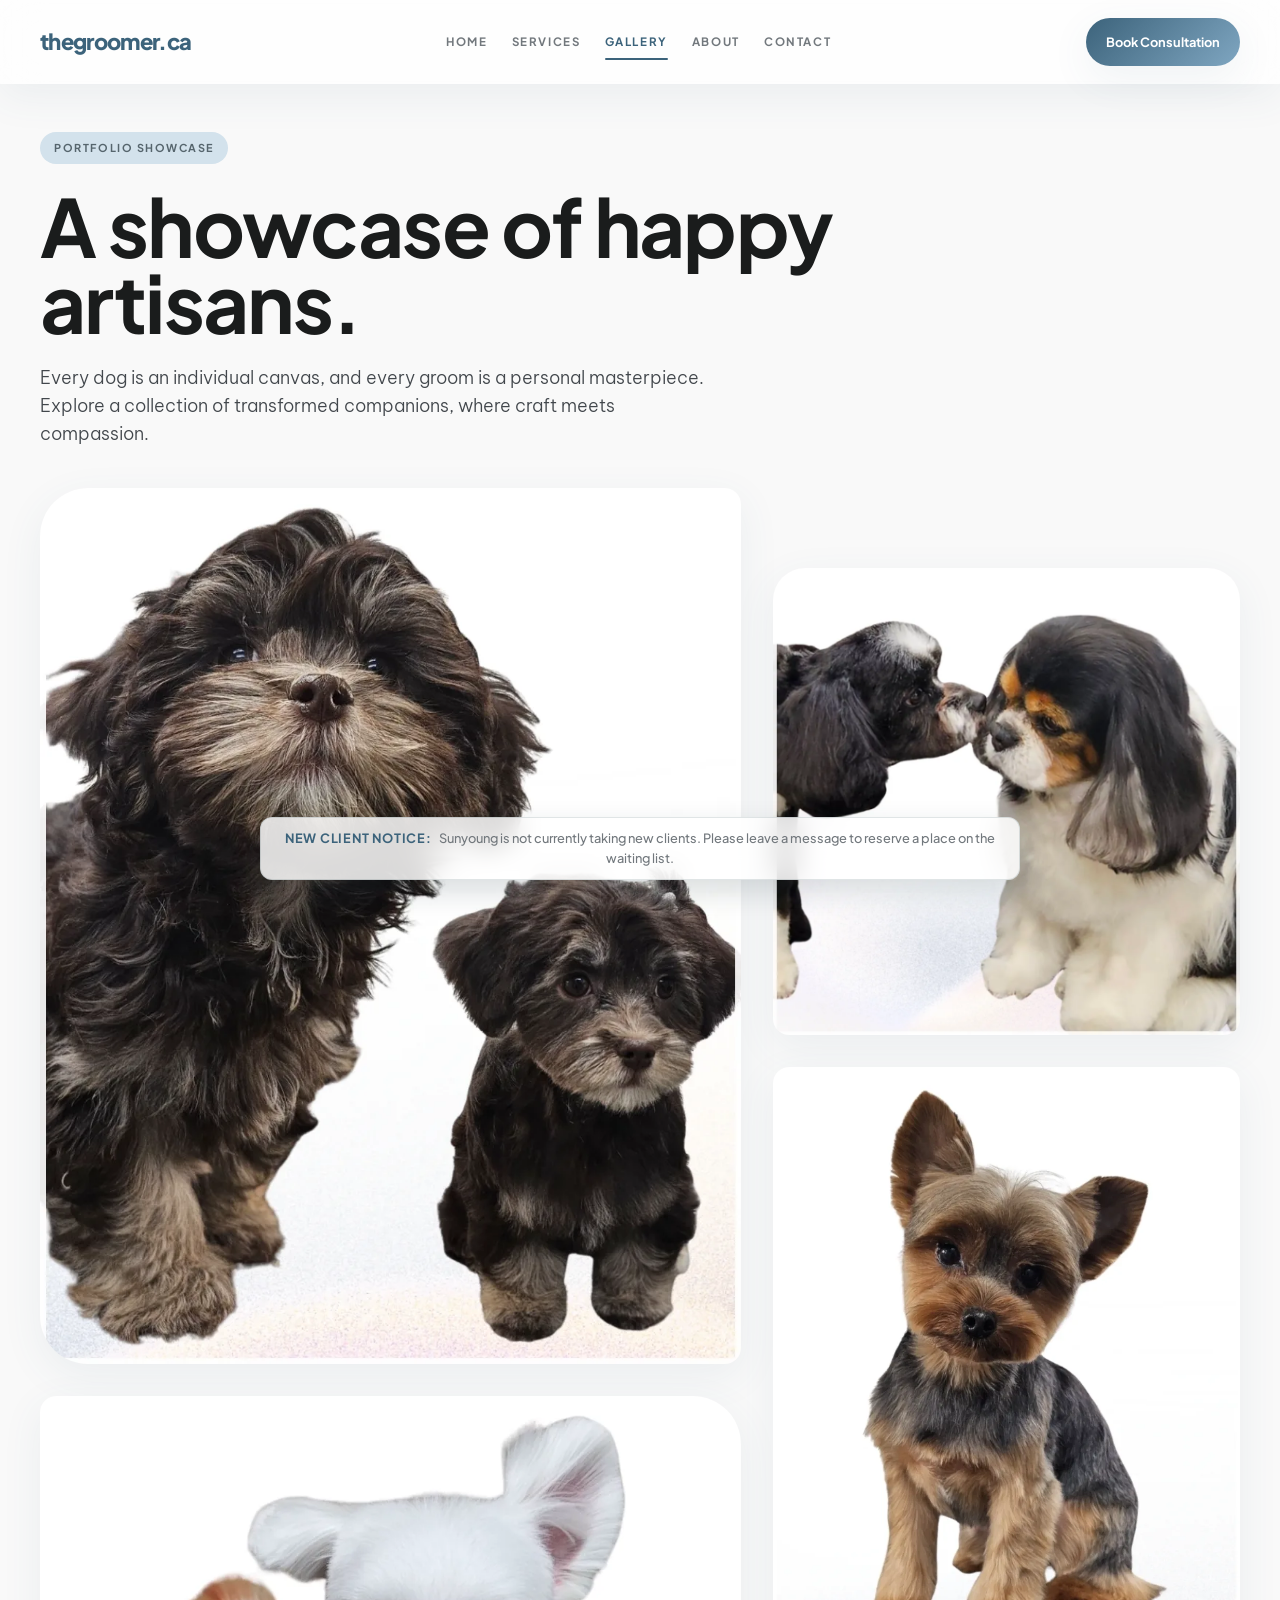
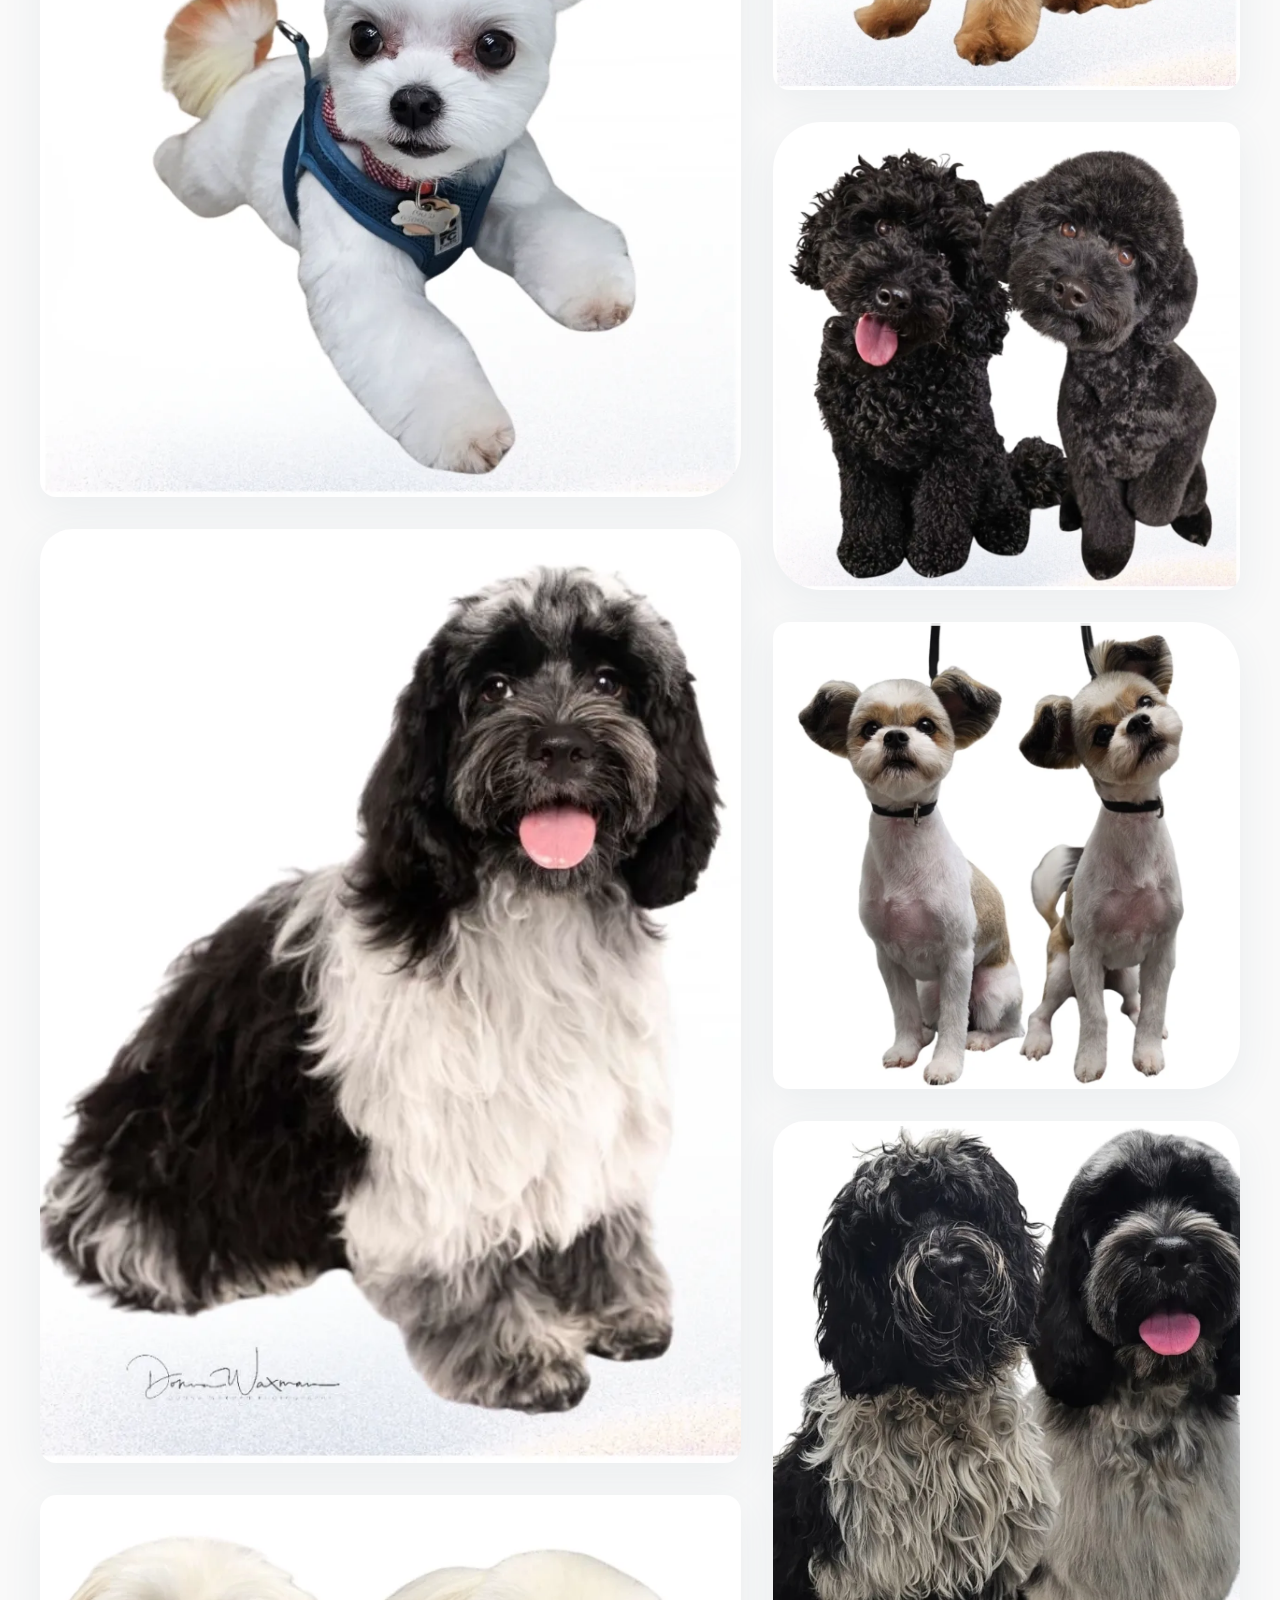
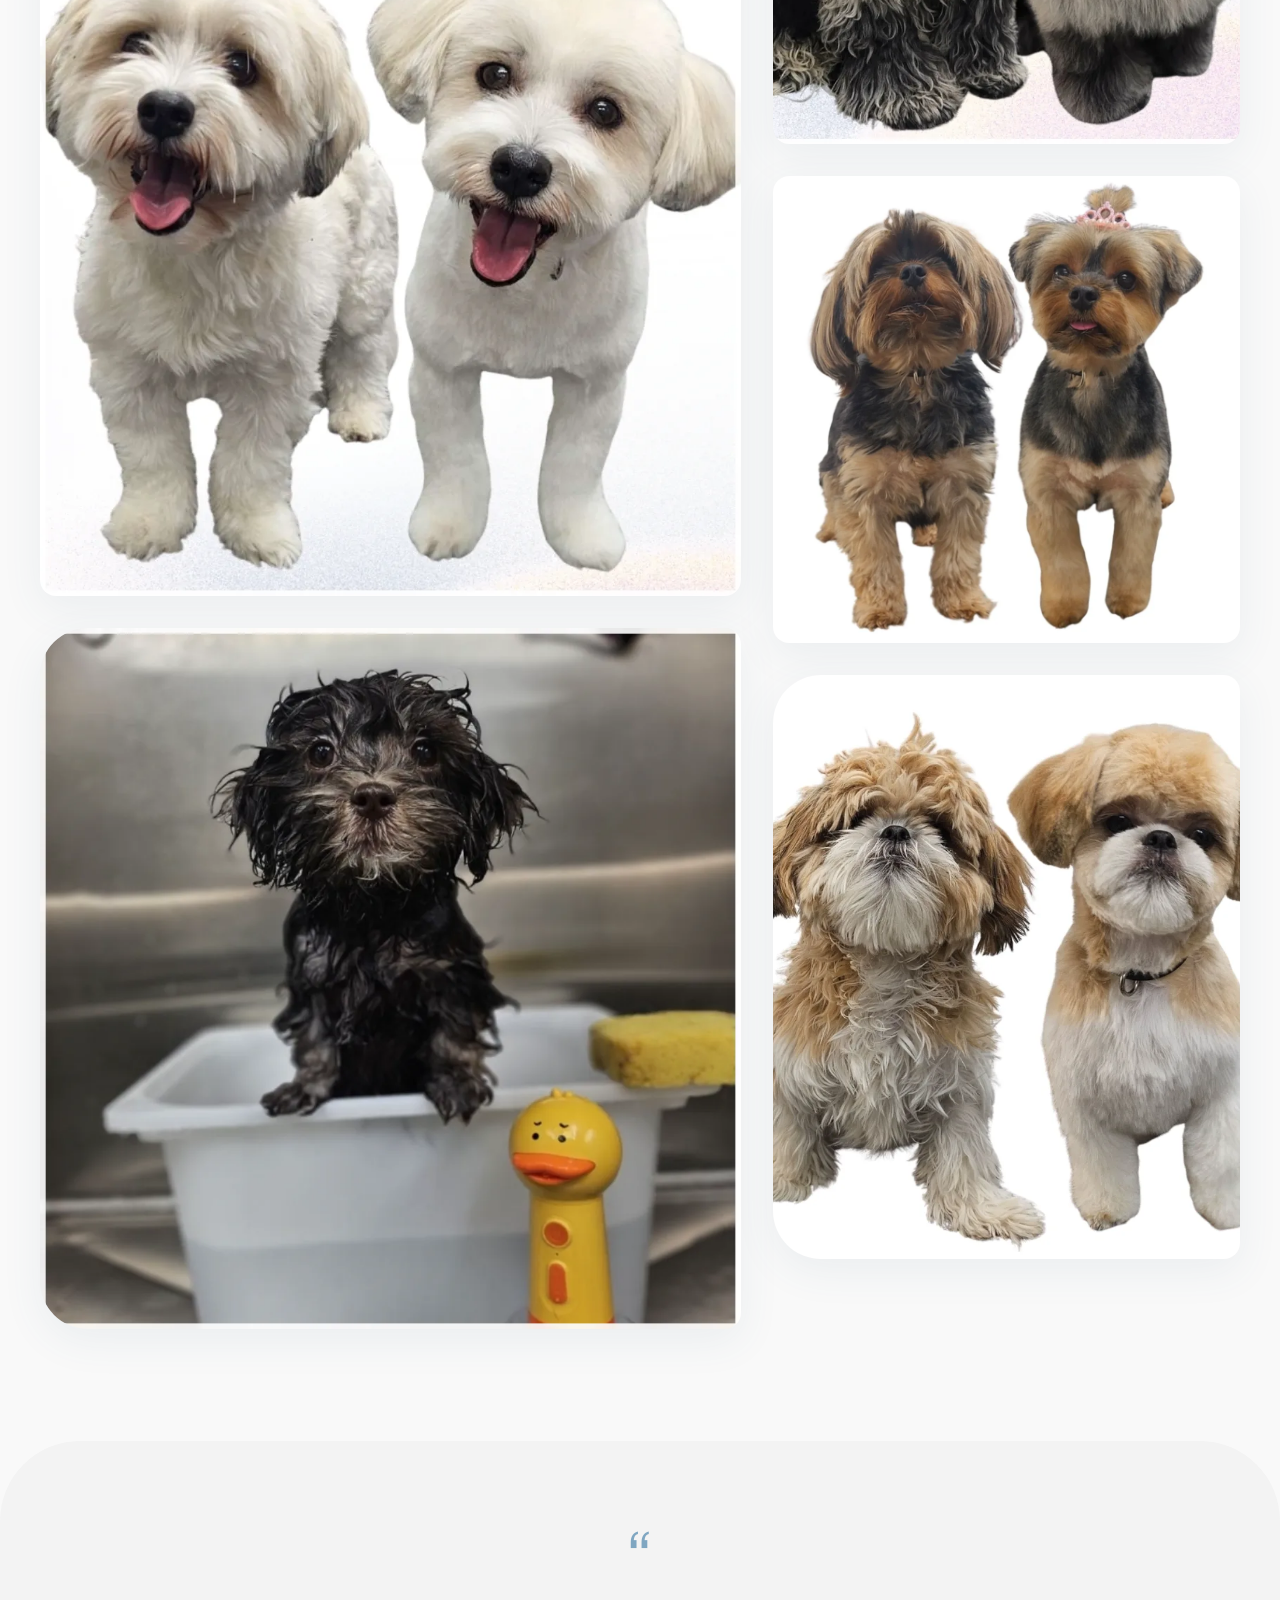
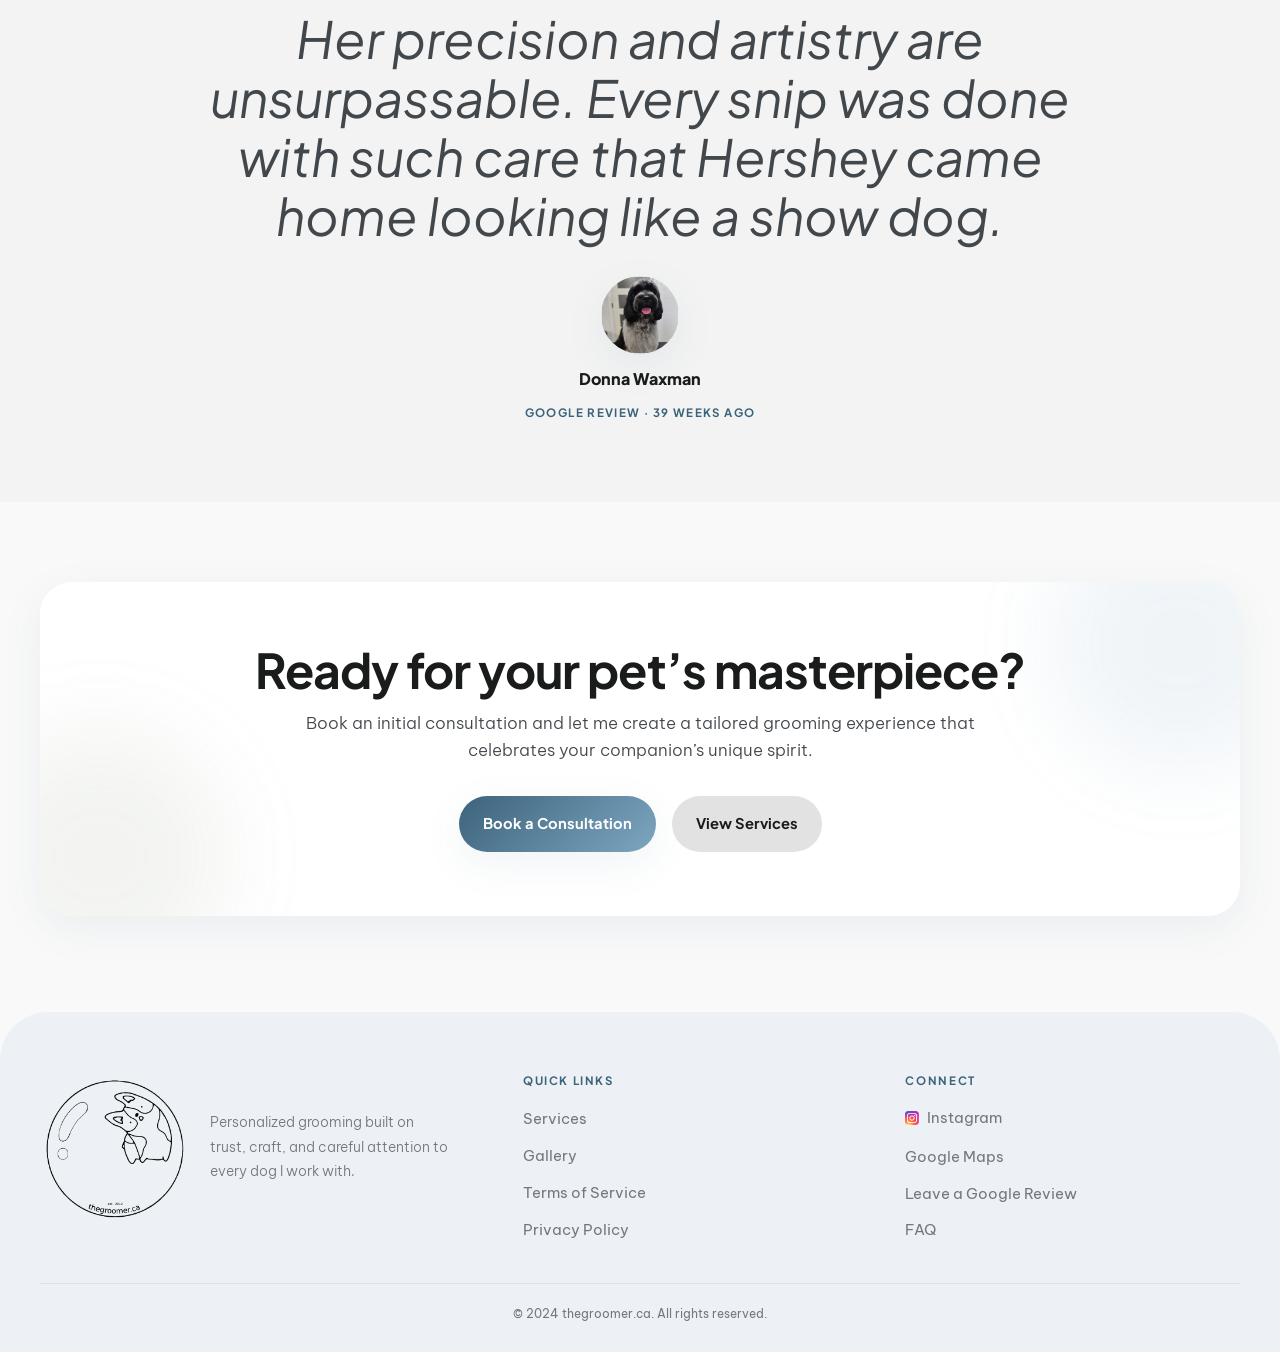
<file: pages/gallery.html>
<!DOCTYPE html>
<html lang="en">
<head>
  <meta charset="UTF-8" />
  <meta name="viewport" content="width=device-width, initial-scale=1.0" />
  <title>Dog Grooming Gallery in Hamilton | thegroomer.ca</title>
  <meta name="description" content="View finished grooms, puppy introductions, spa extras, and small dog grooming transformations from thegroomer.ca in the Hamilton Region." />
  <link rel="canonical" href="https://thegroomer.ca/pages/gallery.html" />
  <meta property="og:site_name" content="thegroomer.ca" />
  <meta property="og:title" content="Dog Grooming Gallery in Hamilton | thegroomer.ca" />
  <meta property="og:description" content="View finished grooms, puppy introductions, spa extras, and small dog grooming transformations from thegroomer.ca in the Hamilton Region." />
  <meta property="og:type" content="website" />
  <meta property="og:url" content="https://thegroomer.ca/pages/gallery.html" />
  <meta property="og:image" content="https://thegroomer.ca/assets/img/photos/photo1.webp" />
  <meta name="twitter:card" content="summary_large_image" />
  <meta name="twitter:title" content="Dog Grooming Gallery in Hamilton | thegroomer.ca" />
  <meta name="twitter:description" content="View finished grooms, puppy introductions, spa extras, and small dog grooming transformations from thegroomer.ca in the Hamilton Region." />
  <meta name="twitter:image" content="https://thegroomer.ca/assets/img/photos/photo1.webp" />
  <script type="application/ld+json">[{"@context":"https://schema.org","@type":"WebPage","name":"Dog Grooming Gallery in Hamilton | thegroomer.ca","url":"https://thegroomer.ca/pages/gallery.html","description":"View finished grooms, puppy introductions, spa extras, and small dog grooming transformations from thegroomer.ca in the Hamilton Region.","isPartOf":{"@id":"https://thegroomer.ca/#website"}}]</script>



  <link rel="icon" href="../assets/img/branding/favicon.ico" sizes="any" />
  <link rel="icon" type="image/png" sizes="32x32" href="../assets/img/branding/favicon-32.png" />
  <link rel="icon" type="image/png" sizes="16x16" href="../assets/img/branding/favicon-16.png" />
  <link rel="apple-touch-icon" href="../assets/img/branding/apple-touch-icon.png" />

  <link rel="preconnect" href="https://fonts.googleapis.com" />
  <link rel="preconnect" href="https://fonts.gstatic.com" crossorigin />
  <link
    href="https://fonts.googleapis.com/css2?family=Plus+Jakarta+Sans:wght@400;500;600;700;800&family=Be+Vietnam+Pro:wght@300;400;500;600&display=swap"
    rel="stylesheet"
  />

  <link rel="stylesheet" href="../assets/css/styles.css" />
  <link rel="stylesheet" href="../assets/css/page-styles.css" />
</head>
<body class="has-fixed-header gallery-page">
  <header class="site-header">
    <div class="site-header__inner container">
      <a href="../index.html" class="site-logo" aria-label="thegroomer.ca home">thegroomer.ca</a>

      <nav class="site-nav site-nav--desktop" aria-label="Primary navigation">
        <a href="../index.html">Home</a>
        <a href="services.html">Services</a>
        <a href="gallery.html" class="is-active">Gallery</a>
        <a href="about.html">About</a>
        <a href="contact.html">Contact</a>
      </nav>

      <a href="contact.html" class="btn btn-primary site-header__cta">Book Consultation</a>

      <button
        class="site-menu-toggle"
        type="button"
        aria-label="Open menu"
        aria-expanded="false"
        aria-controls="mobileMenu"
      >
        <span></span>
        <span></span>
        <span></span>
      </button>
    </div>

    <div class="site-mobile-menu" id="mobileMenu">
      <nav class="site-mobile-nav" aria-label="Mobile navigation">
        <a href="../index.html">Home</a>
        <a href="services.html">Services</a>
        <a href="gallery.html" class="is-active">Gallery</a>
        <a href="about.html">About</a>
        <a href="contact.html">Contact</a>
        <a href="terms.html">Terms</a>
        <a href="privacy.html">Privacy</a>
        <a href="contact.html" class="mobile-menu-cta btn btn-primary">Book Consultation</a>
      </nav>
    </div>
  </header>

  <!-- Temporary waitlist notice: remove this block when Sunyoung is accepting new clients. -->
  <aside class="waitlist-banner" aria-label="Availability notice">
    <strong>New client notice:</strong> Sunyoung is not currently taking new clients. Please leave a message to reserve a place on the waiting list.
  </aside>

  <main>
    <section class="gallery-hero">
      <div class="container">
        <span class="small-label gallery-hero__badge">Portfolio Showcase</span>
        <h1 class="gallery-hero__title">A showcase of happy artisans.</h1>
        <p class="gallery-hero__copy">
          Every dog is an individual canvas, and every groom is a personal masterpiece. Explore a collection of transformed companions, where craft meets compassion.
        </p>
      </div>
    </section>

    <section class="gallery-showcase" id="all">
      <div class="container gallery-showcase__grid">
        <div class="gallery-showcase__column">
          <article class="gallery-card gallery-card--shape-a gallery-card--tall" id="full-grooms">
            <img loading="lazy" decoding="async" width="960" height="1200"
              src="../assets/img/photos/photo1.webp"
              alt="Elegant long-haired dog after a full groom"
            />
            <div class="gallery-card__overlay"><h3 class="gallery-card__title">Aro</h3></div>
          </article>

          <article class="gallery-card gallery-card--shape-b gallery-card--square">
            <img loading="lazy" decoding="async" width="1000" height="1000"
              src="../assets/img/photos/photo2.webp"
              alt="Golden retriever with neat polished finish after grooming"
            />
            <div class="gallery-card__overlay"><h3 class="gallery-card__title">Bobby</h3></div>
          </article>

          <article class="gallery-card gallery-card--shape-c gallery-card--portrait">
            <img loading="lazy" decoding="async" width="900" height="1200"
              src="../assets/img/photos/photo6.webp"
              alt="Small dog with rounded face and polished full-body groom"
            />
            <div class="gallery-card__overlay"><h3 class="gallery-card__title">Hershey</h3></div>
          </article>

          <article class="gallery-card gallery-card--plain gallery-card--square">
            <img loading="lazy" decoding="async" width="1000" height="1000"
              src="../assets/img/photos/photo7.webp"
              alt="Freshly groomed companion dog with clean rounded styling"
            />
          </article>

          <article class="gallery-card gallery-card--shape-a gallery-card--square">
            <img loading="lazy" decoding="async" width="1000" height="1000"
              src="../assets/img/photos/photo8.webp"
              alt="Happy small dog showing a neat salon finish"
            />
            <div class="gallery-card__overlay"><h3 class="gallery-card__title">Aro</h3></div>
          </article>
        </div>

        <div class="gallery-showcase__column gallery-showcase__column--offset">
          <article class="gallery-card gallery-card--shape-c gallery-card--square" id="puppy-first">
            <img loading="lazy" decoding="async" width="1000" height="1000"
              src="../assets/img/photos/photo3.webp"
              alt="Small white terrier with rounded face groom"
            />
          </article>

          <article class="gallery-card gallery-card--plain gallery-card--portrait">
            <img loading="lazy" decoding="async" width="900" height="1200"
              src="../assets/img/photos/photo4.webp"
              alt="Poodle with carefully sculpted groom"
            />
            <div class="gallery-card__overlay"><h3 class="gallery-card__title">Stormii</h3></div>
          </article>

          <article class="gallery-card gallery-card--shape-a gallery-card--square" id="spa-extras">
            <img loading="lazy" decoding="async" width="1000" height="1000"
              src="../assets/img/photos/photo5.webp"
              alt="Fluffy freshly groomed dog resting softly"
            />
            <div class="gallery-card__overlay"><h3 class="gallery-card__title">Miki</h3></div>
          </article>

          <article class="gallery-card gallery-card--shape-b gallery-card--square">
            <img loading="lazy" decoding="async" width="1000" height="1000"
              src="../assets/img/photos/photo9.webp"
              alt="Well-groomed dog with a clean expressive face"
            />
            <div class="gallery-card__overlay"><h3 class="gallery-card__title">Sophie</h3></div>
          </article>

          <article class="gallery-card gallery-card--shape-c gallery-card--portrait">
            <img loading="lazy" decoding="async" width="900" height="1200"
              src="../assets/img/photos/photo10.webp"
              alt="Small dog with carefully shaped coat after grooming"
            />
            <div class="gallery-card__overlay"><h3 class="gallery-card__title">Hershey</h3></div>
          </article>

          <article class="gallery-card gallery-card--plain gallery-card--square">
            <img loading="lazy" decoding="async" width="1000" height="1000"
              src="../assets/img/photos/photo11.webp"
              alt="Freshly groomed dog portrait with soft balanced styling"
            />
            <div class="gallery-card__overlay"><h3 class="gallery-card__title">Ella</h3></div>
          </article>

          <article class="gallery-card gallery-card--shape-a gallery-card--tall">
            <img loading="lazy" decoding="async" width="960" height="1200"
              src="../assets/img/photos/photo12.webp"
              alt="Dog styled with a polished full groom finish"
            />
            <div class="gallery-card__overlay"><h3 class="gallery-card__title">Daisy</h3></div>
          </article>
        </div>
      </div>
    </section>

    <section class="gallery-testimonial" id="featured-testimonial" data-testimonial-slot="gallery-featured">
      <div class="container gallery-testimonial__inner">
        <div class="gallery-testimonial__quote-mark">“</div>
        <blockquote data-testimonial-field="quote">
          Sun takes her time to work individually with only one dog at a time. They leave feeling refreshed and cared for — and we leave knowing our most precious pups are in loving hands.
        </blockquote>

        <div class="gallery-testimonial__person">
          <img loading="lazy" decoding="async" width="1200" height="960"
            class="gallery-testimonial__avatar"
            src="../assets/img/photos/gallery-testimonial.webp"
            alt="Portrait of a happy groomed dog"
            data-testimonial-field="image"
          />
          <div class="gallery-testimonial__name" data-testimonial-field="name">Stephanie Bernardi</div>
          <div class="gallery-testimonial__meta" data-testimonial-field="meta">Parent of Snickers &amp; Gizmo, Shih Tzu</div>
        </div>
      </div>
    </section>

    <section class="gallery-cta">
      <div class="container">
        <div class="gallery-cta__card">
          <div class="gallery-cta__glow-a" aria-hidden="true"></div>
          <div class="gallery-cta__glow-b" aria-hidden="true"></div>

          <h2 class="gallery-cta__title">Ready for your pet’s masterpiece?</h2>
          <p class="gallery-cta__copy">
            Book an initial consultation and let me create a tailored grooming experience that celebrates your companion’s unique spirit.
          </p>

          <div class="gallery-cta__actions">
            <a href="contact.html" class="btn btn-primary">Book a Consultation</a>
            <a href="services.html" class="btn btn-secondary">View Services</a>
          </div>
        </div>
      </div>
    </section>
  </main>

  <footer class="site-footer">
    <div class="container site-footer__grid">
      <div class="site-footer__brand">
        <div class="site-footer__brand-lockup">
          <a href="../index.html" class="site-footer__logo-link" aria-label="thegroomer.ca home">
            <img loading="lazy" decoding="async" width="512" height="512"
              src="../assets/img/branding/logo-mark.png"
              alt="thegroomer.ca"
              class="site-footer__logo-mark"
            />
          </a>
          <p>
            Personalized grooming built on trust, craft, and careful attention to every dog I work with.
          </p>
        </div>
      </div>

      <div>
        <h4>Quick Links</h4>
        <ul class="site-footer__links">
          <li><a href="services.html">Services</a></li>
          <li><a href="gallery.html">Gallery</a></li>
          <li><a href="terms.html">Terms of Service</a></li>
          <li><a href="privacy.html">Privacy Policy</a></li>
        </ul>
      </div>

      <div>
        <h4>Connect</h4>
        <ul class="site-footer__links">
          <li>
            <a href="https://www.instagram.com/thegroomer.ca/" class="site-footer__social-link">
              <img loading="lazy" decoding="async" width="132" height="132"
                src="../assets/img/social/Instagram_logo_2016.svg"
                alt=""
                class="site-footer__social-icon"
                aria-hidden="true"
              />
              Instagram
            </a>
          </li>
          <li><a href="https://g.page/r/Cb6Rf2AkQloGEAE" target="_blank" rel="noopener">Google Maps</a></li>
          <li><a href="https://g.page/r/Cb6Rf2AkQloGEAE/review" target="_blank" rel="noopener">Leave a Google Review</a></li>
          <li><a href="contact.html">FAQ</a></li>
        </ul>
      </div>
    </div>

    <div class="site-footer__bottom container">
      © 2024 thegroomer.ca. All rights reserved.
    </div>
  </footer>

  <script src="../assets/js/main.js"></script>
  <script src="../assets/data/testimonials.js?v=2"></script>
  <script src="../assets/js/testimonials.js?v=2"></script>
</body>
</html>
</file>
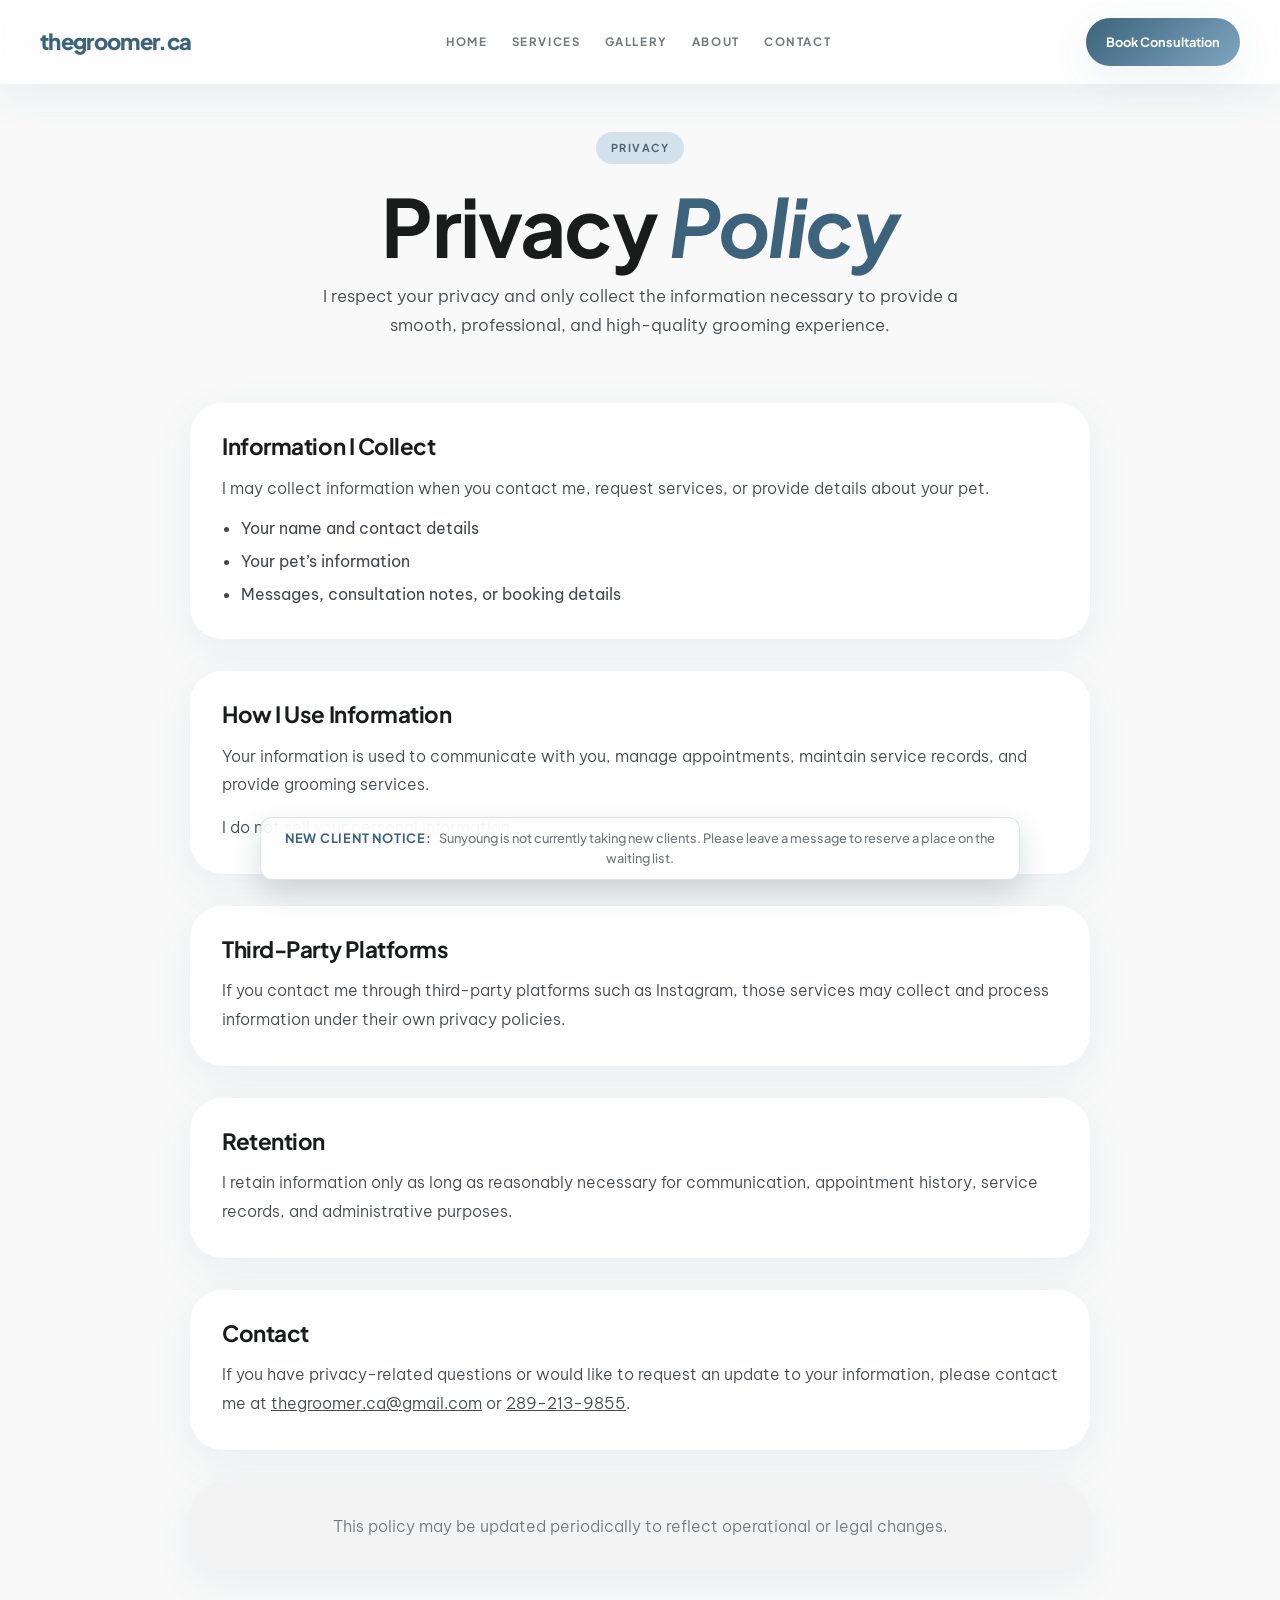
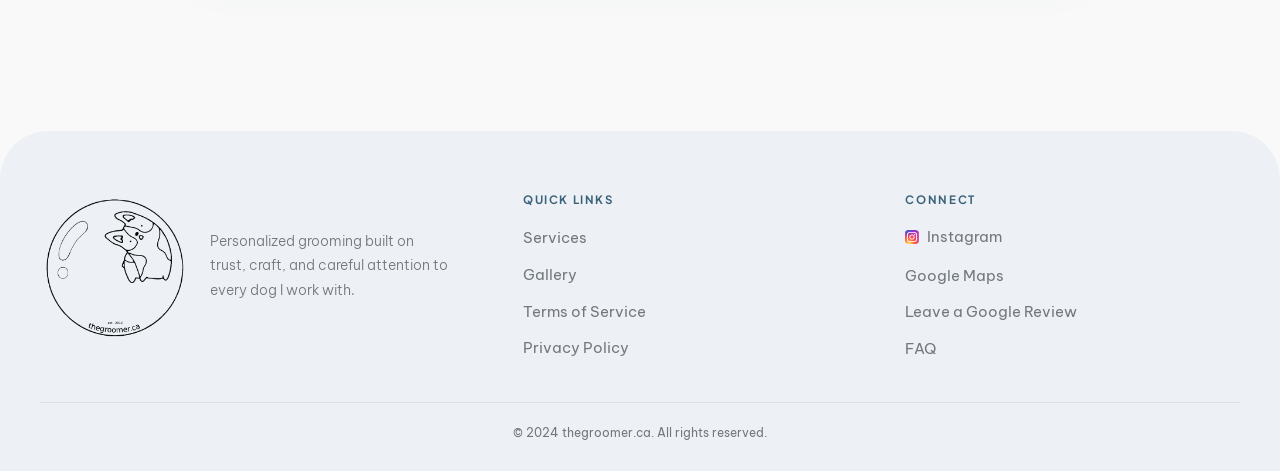
<file: pages/privacy.html>
<!DOCTYPE html>
<html lang="en">
<head>
  <meta charset="UTF-8" />
  <meta name="viewport" content="width=device-width, initial-scale=1.0" />
  <title>Privacy Policy | thegroomer.ca</title>
  <meta name="description" content="Learn how thegroomer.ca handles contact details, pet information, appointment history, and privacy for grooming clients." />
  <link rel="canonical" href="https://thegroomer.ca/pages/privacy.html" />
  <meta property="og:site_name" content="thegroomer.ca" />
  <meta property="og:title" content="Privacy Policy | thegroomer.ca" />
  <meta property="og:description" content="Learn how thegroomer.ca handles contact details, pet information, appointment history, and privacy for grooming clients." />
  <meta property="og:type" content="website" />
  <meta property="og:url" content="https://thegroomer.ca/pages/privacy.html" />
  <meta property="og:image" content="https://thegroomer.ca/assets/img/photos/hero-front-page.webp" />
  <meta name="twitter:card" content="summary_large_image" />
  <meta name="twitter:title" content="Privacy Policy | thegroomer.ca" />
  <meta name="twitter:description" content="Learn how thegroomer.ca handles contact details, pet information, appointment history, and privacy for grooming clients." />
  <meta name="twitter:image" content="https://thegroomer.ca/assets/img/photos/hero-front-page.webp" />
  <script type="application/ld+json">[{"@context":"https://schema.org","@type":"WebPage","name":"Privacy Policy | thegroomer.ca","url":"https://thegroomer.ca/pages/privacy.html","description":"Learn how thegroomer.ca handles contact details, pet information, appointment history, and privacy for grooming clients.","isPartOf":{"@id":"https://thegroomer.ca/#website"}}]</script>



  <link rel="icon" href="../assets/img/branding/favicon.ico" sizes="any" />
  <link rel="icon" type="image/png" sizes="32x32" href="../assets/img/branding/favicon-32.png" />
  <link rel="icon" type="image/png" sizes="16x16" href="../assets/img/branding/favicon-16.png" />
  <link rel="apple-touch-icon" href="../assets/img/branding/apple-touch-icon.png" />

  <link rel="preconnect" href="https://fonts.googleapis.com" />
  <link rel="preconnect" href="https://fonts.gstatic.com" crossorigin />
  <link
    href="https://fonts.googleapis.com/css2?family=Plus+Jakarta+Sans:wght@400;500;600;700;800&family=Be+Vietnam+Pro:wght@300;400;500;600&display=swap"
    rel="stylesheet"
  />

  <link rel="stylesheet" href="../assets/css/styles.css" />
  <link rel="stylesheet" href="../assets/css/page-styles.css" />
</head>
<body class="has-fixed-header privacy-page">
  <header class="site-header">
    <div class="site-header__inner container">
      <a href="../index.html" class="site-logo" aria-label="thegroomer.ca home">thegroomer.ca</a>

      <nav class="site-nav site-nav--desktop" aria-label="Primary navigation">
        <a href="../index.html">Home</a>
        <a href="services.html">Services</a>
        <a href="gallery.html">Gallery</a>
        <a href="about.html">About</a>
        <a href="contact.html">Contact</a>
      </nav>

      <a href="contact.html" class="btn btn-primary site-header__cta">Book Consultation</a>

      <button
        class="site-menu-toggle"
        type="button"
        aria-label="Open menu"
        aria-expanded="false"
        aria-controls="mobileMenu"
      >
        <span></span>
        <span></span>
        <span></span>
      </button>
    </div>

    <div class="site-mobile-menu" id="mobileMenu">
      <nav class="site-mobile-nav" aria-label="Mobile navigation">
        <a href="../index.html">Home</a>
        <a href="services.html">Services</a>
        <a href="gallery.html">Gallery</a>
        <a href="about.html">About</a>
        <a href="contact.html">Contact</a>
        <a href="terms.html">Terms</a>
        <a href="privacy.html">Privacy</a>
        <a href="contact.html" class="mobile-menu-cta btn btn-primary">Book Consultation</a>
      </nav>
    </div>
  </header>

  <!-- Temporary waitlist notice: remove this block when Sunyoung is accepting new clients. -->
  <aside class="waitlist-banner" aria-label="Availability notice">
    <strong>New client notice:</strong> Sunyoung is not currently taking new clients. Please leave a message to reserve a place on the waiting list.
  </aside>

  <main>
    <section class="privacy-hero">
      <div class="container">
        <div class="privacy-hero__inner">
          <span class="small-label privacy-hero__badge">Privacy</span>
          <h1 class="privacy-hero__title">Privacy <em>Policy</em></h1>
          <p class="privacy-hero__copy">
            I respect your privacy and only collect the information necessary to provide a smooth, professional, and high-quality grooming experience.
          </p>
        </div>
      </div>
    </section>

    <section class="privacy-content">
      <div class="container">
        <div class="privacy-shell">
          <section class="privacy-card">
            <h2>Information I Collect</h2>
            <p>
              I may collect information when you contact me, request services, or provide details about your pet.
            </p>
            <ul class="privacy-list">
              <li>Your name and contact details</li>
              <li>Your pet’s information</li>
              <li>Messages, consultation notes, or booking details</li>
            </ul>
          </section>

          <section class="privacy-card">
            <h2>How I Use Information</h2>
            <p>
              Your information is used to communicate with you, manage appointments, maintain service records, and provide grooming services.
            </p>
            <p>
              I do not sell your personal information.
            </p>
          </section>

          <section class="privacy-card">
            <h2>Third-Party Platforms</h2>
            <p>
              If you contact me through third-party platforms such as Instagram, those services may collect and process information under their own privacy policies.
            </p>
          </section>

          <section class="privacy-card">
            <h2>Retention</h2>
            <p>
              I retain information only as long as reasonably necessary for communication, appointment history, service records, and administrative purposes.
            </p>
          </section>

          <section class="privacy-card">
            <h2>Contact</h2>
            <p>
              If you have privacy-related questions or would like to request an update to your information, please contact me at
              <a href="mailto:thegroomer.ca@gmail.com">thegroomer.ca@gmail.com</a> or <a href="tel:12892139855">289-213-9855</a>.
            </p>
          </section>

          <div class="privacy-callout">
            <p>
              This policy may be updated periodically to reflect operational or legal changes.
            </p>
          </div>
        </div>
      </div>
    </section>
  </main>

  <footer class="site-footer">
    <div class="container site-footer__grid">
      <div class="site-footer__brand">
        <div class="site-footer__brand-lockup">
          <a href="../index.html" class="site-footer__logo-link" aria-label="thegroomer.ca home">
            <img loading="lazy" decoding="async" width="512" height="512"
              src="../assets/img/branding/logo-mark.png"
              alt="thegroomer.ca"
              class="site-footer__logo-mark"
            />
          </a>
          <p>
            Personalized grooming built on trust, craft, and careful attention to every dog I work with.
          </p>
        </div>
      </div>

      <div>
        <h4>Quick Links</h4>
        <ul class="site-footer__links">
          <li><a href="services.html">Services</a></li>
          <li><a href="gallery.html">Gallery</a></li>
          <li><a href="terms.html">Terms of Service</a></li>
          <li><a href="privacy.html">Privacy Policy</a></li>
        </ul>
      </div>

      <div>
        <h4>Connect</h4>
        <ul class="site-footer__links">
          <li>
            <a href="https://www.instagram.com/thegroomer.ca/" class="site-footer__social-link">
              <img loading="lazy" decoding="async" width="132" height="132"
                src="../assets/img/social/Instagram_logo_2016.svg"
                alt=""
                class="site-footer__social-icon"
                aria-hidden="true"
              />
              Instagram
            </a>
          </li>
          <li><a href="https://g.page/r/Cb6Rf2AkQloGEAE" target="_blank" rel="noopener">Google Maps</a></li>
          <li><a href="https://g.page/r/Cb6Rf2AkQloGEAE/review" target="_blank" rel="noopener">Leave a Google Review</a></li>
          <li><a href="contact.html">FAQ</a></li>
        </ul>
      </div>
    </div>

    <div class="site-footer__bottom container">
      © 2024 thegroomer.ca. All rights reserved.
    </div>
  </footer>

  <script src="../assets/js/main.js"></script>
</body>
</html>
</file>
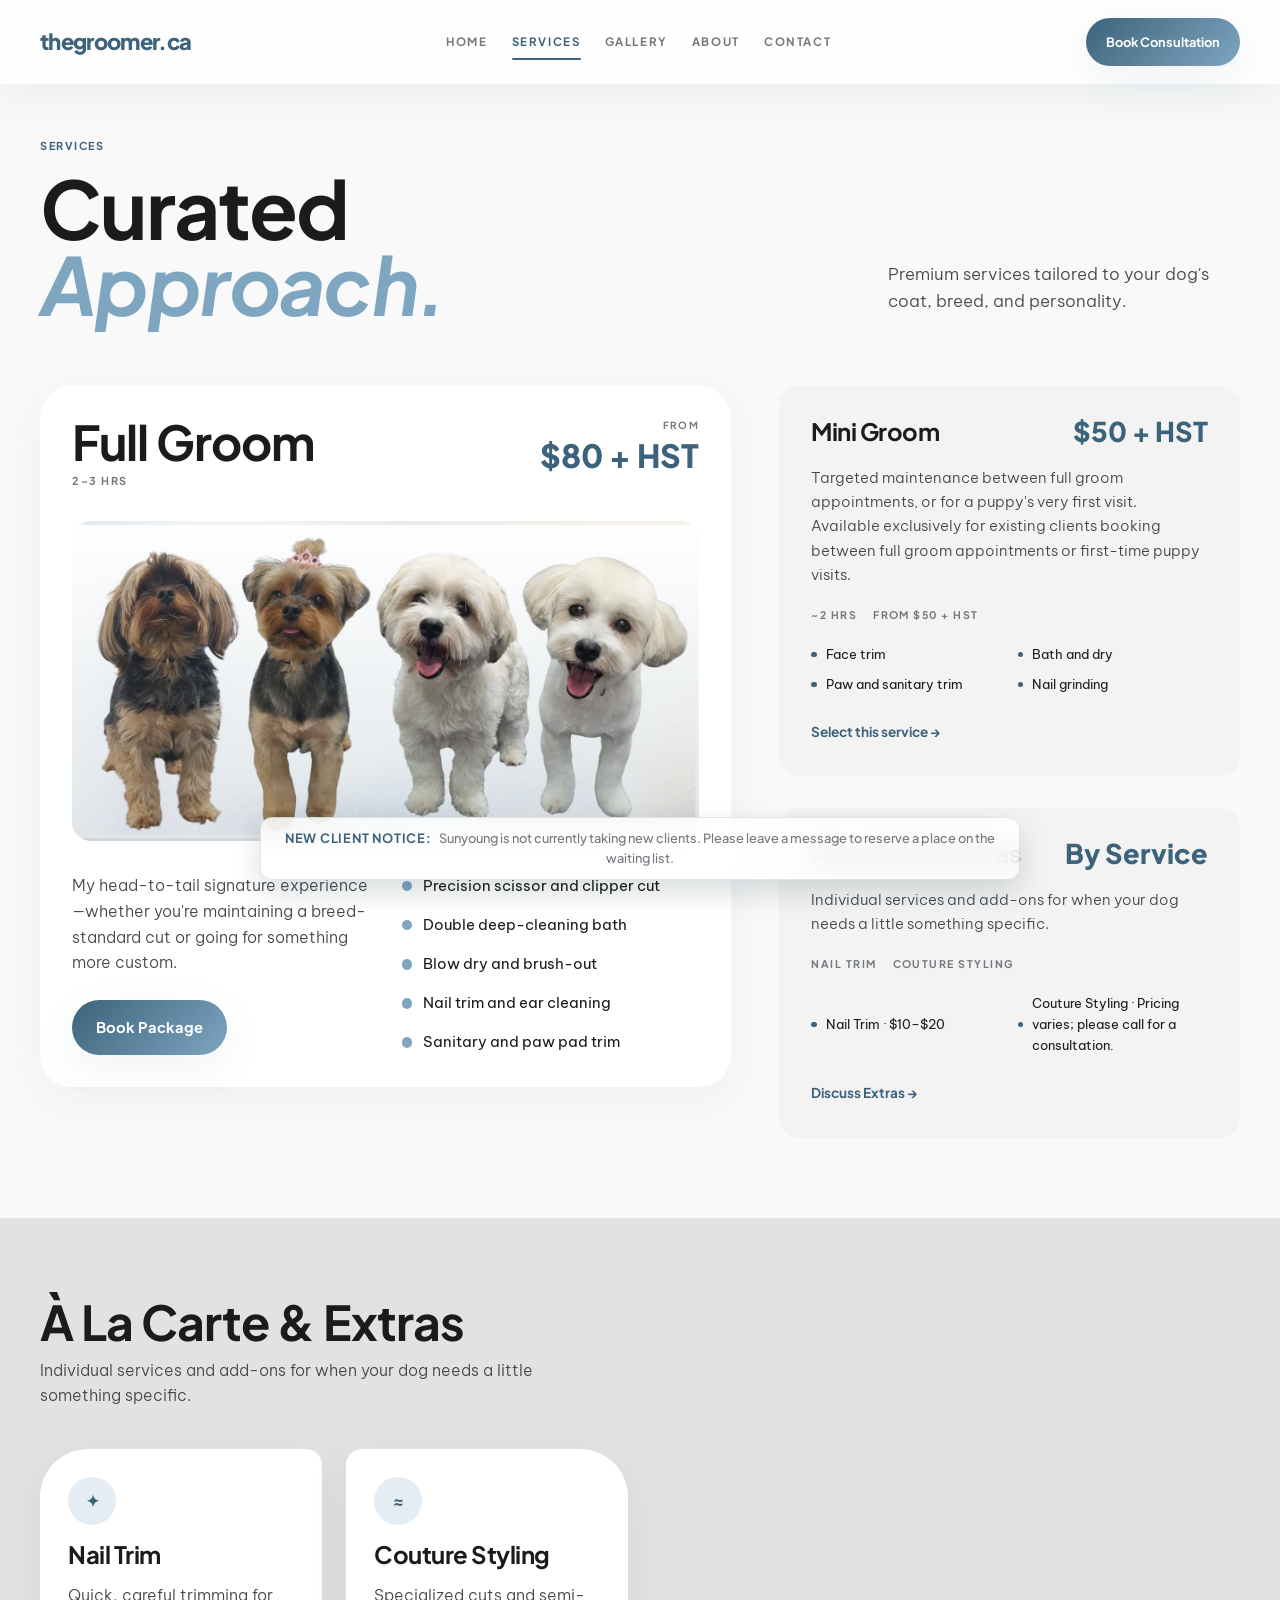
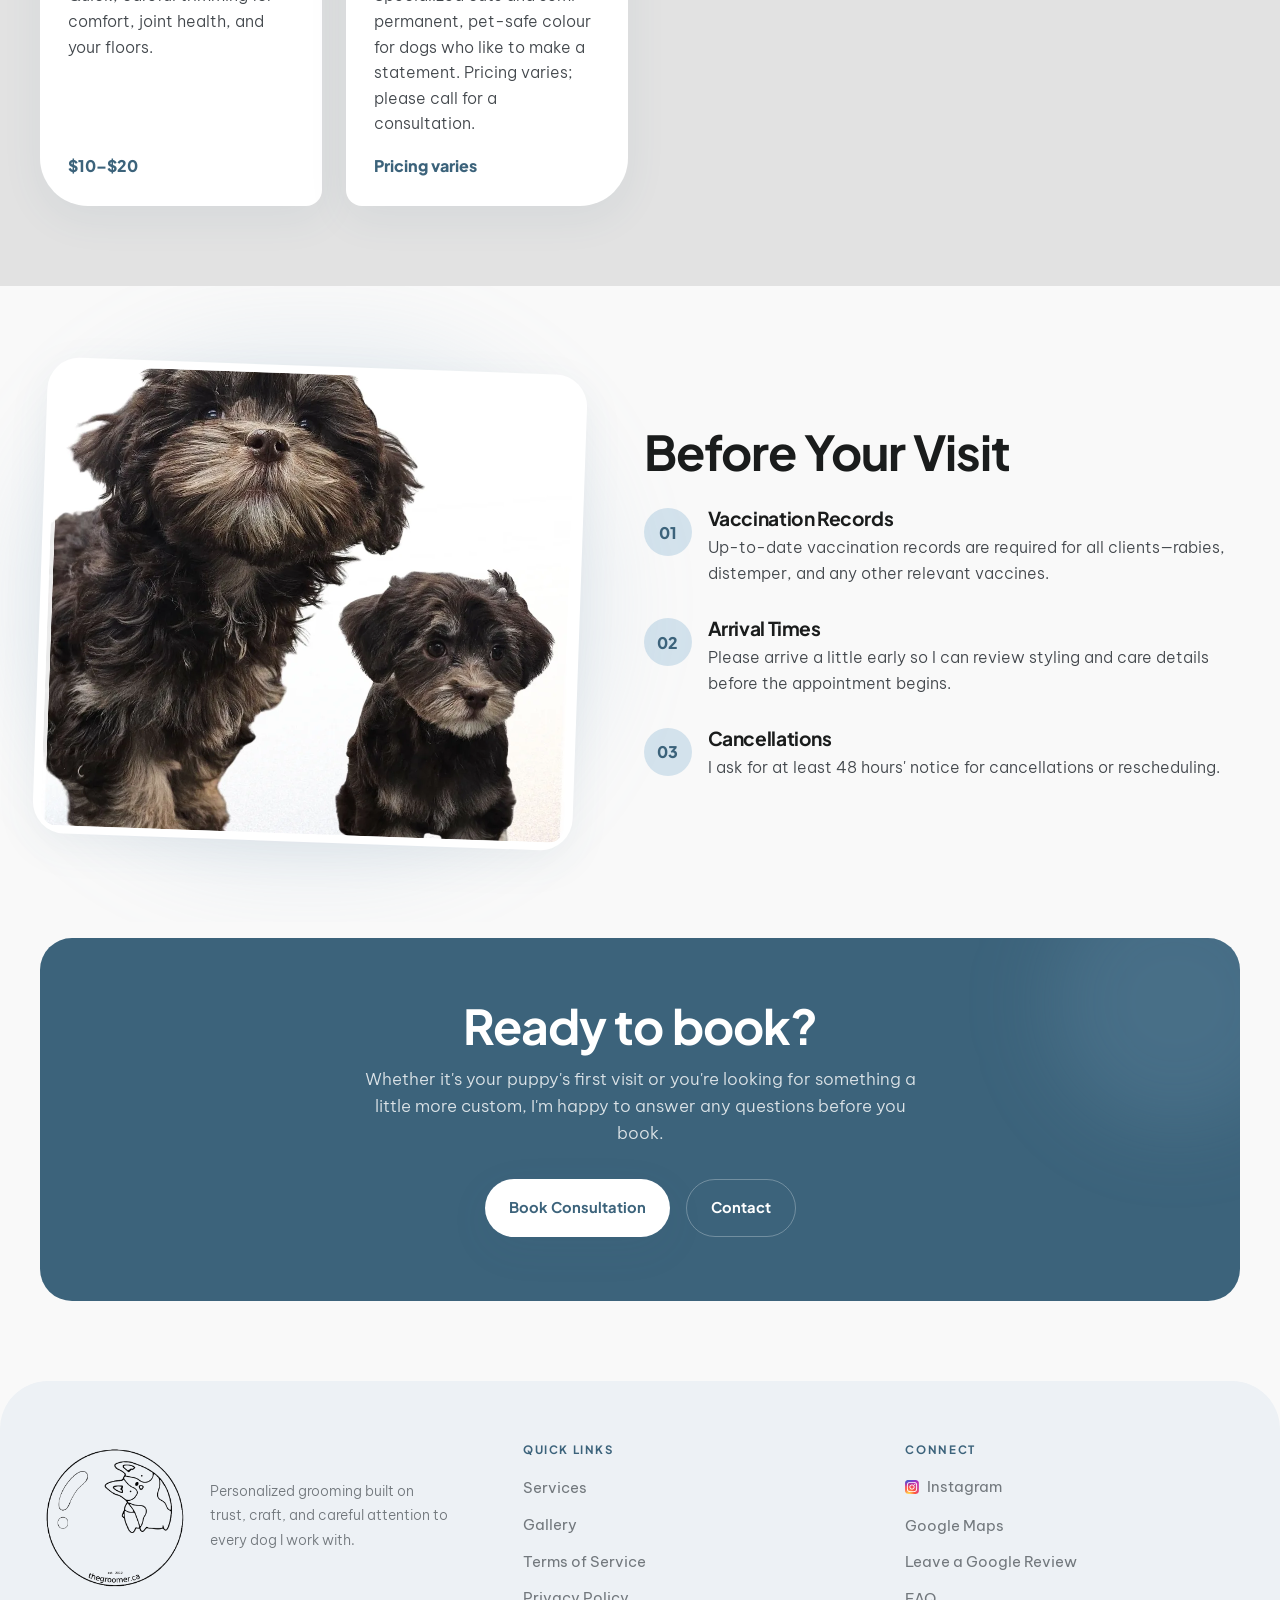
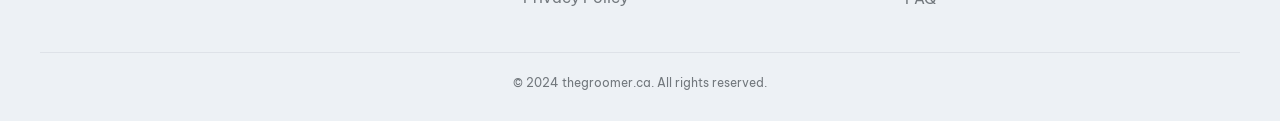
<file: pages/services.html>
<!DOCTYPE html>
<html lang="en">
<head>
  <meta charset="UTF-8" />
  <meta name="viewport" content="width=device-width, initial-scale=1.0" />
  <title>Dog Grooming Services in Hamilton | thegroomer.ca</title>
  <meta name="description" content="Explore full grooms, mini grooms, nail trims, and couture styling for small dogs in the Hamilton Region. One-on-one appointments with Sunyoung." />
  <link rel="canonical" href="https://thegroomer.ca/pages/services.html" />
  <meta property="og:site_name" content="thegroomer.ca" />
  <meta property="og:title" content="Dog Grooming Services in Hamilton | thegroomer.ca" />
  <meta property="og:description" content="Explore full grooms, mini grooms, nail trims, and couture styling for small dogs in the Hamilton Region. One-on-one appointments with Sunyoung." />
  <meta property="og:type" content="website" />
  <meta property="og:url" content="https://thegroomer.ca/pages/services.html" />
  <meta property="og:image" content="https://thegroomer.ca/assets/img/photos/services-full-groom.webp" />
  <meta name="twitter:card" content="summary_large_image" />
  <meta name="twitter:title" content="Dog Grooming Services in Hamilton | thegroomer.ca" />
  <meta name="twitter:description" content="Explore full grooms, mini grooms, nail trims, and couture styling for small dogs in the Hamilton Region. One-on-one appointments with Sunyoung." />
  <meta name="twitter:image" content="https://thegroomer.ca/assets/img/photos/services-full-groom.webp" />
  <script type="application/ld+json">[{"@context":"https://schema.org","@type":"WebPage","name":"Dog Grooming Services in Hamilton | thegroomer.ca","url":"https://thegroomer.ca/pages/services.html","description":"Explore full grooms, mini grooms, nail trims, and couture styling for small dogs in the Hamilton Region. One-on-one appointments with Sunyoung.","isPartOf":{"@id":"https://thegroomer.ca/#website"}}]</script>



  <link rel="icon" href="../assets/img/branding/favicon.ico" sizes="any" />
  <link rel="icon" type="image/png" sizes="32x32" href="../assets/img/branding/favicon-32.png" />
  <link rel="icon" type="image/png" sizes="16x16" href="../assets/img/branding/favicon-16.png" />
  <link rel="apple-touch-icon" href="../assets/img/branding/apple-touch-icon.png" />

  <link rel="preconnect" href="https://fonts.googleapis.com" />
  <link rel="preconnect" href="https://fonts.gstatic.com" crossorigin />
  <link
    href="https://fonts.googleapis.com/css2?family=Plus+Jakarta+Sans:wght@400;500;600;700;800&family=Be+Vietnam+Pro:wght@300;400;500;600&display=swap"
    rel="stylesheet"
  />

  <link rel="stylesheet" href="../assets/css/styles.css" />
  <link rel="stylesheet" href="../assets/css/page-styles.css" />
</head>
<body class="has-fixed-header services-page">
  <header class="site-header">
    <div class="site-header__inner container">
      <a href="../index.html" class="site-logo" aria-label="thegroomer.ca home">thegroomer.ca</a>

      <nav class="site-nav site-nav--desktop" aria-label="Primary navigation">
        <a href="../index.html">Home</a>
        <a href="services.html" class="is-active">Services</a>
        <a href="gallery.html">Gallery</a>
        <a href="about.html">About</a>
        <a href="contact.html">Contact</a>
      </nav>

      <a href="contact.html" class="btn btn-primary site-header__cta">Book Consultation</a>

      <button
        class="site-menu-toggle"
        type="button"
        aria-label="Open menu"
        aria-expanded="false"
        aria-controls="mobileMenu"
      >
        <span></span>
        <span></span>
        <span></span>
      </button>
    </div>

    <div class="site-mobile-menu" id="mobileMenu">
      <nav class="site-mobile-nav" aria-label="Mobile navigation">
        <a href="../index.html">Home</a>
        <a href="services.html" class="is-active">Services</a>
        <a href="gallery.html">Gallery</a>
        <a href="about.html">About</a>
        <a href="contact.html">Contact</a>
        <a href="terms.html">Terms</a>
        <a href="privacy.html">Privacy</a>
        <a href="contact.html" class="mobile-menu-cta btn btn-primary">Book Consultation</a>
      </nav>
    </div>
  </header>

  <!-- Temporary waitlist notice: remove this block when Sunyoung is accepting new clients. -->
  <aside class="waitlist-banner" aria-label="Availability notice">
    <strong>New client notice:</strong> Sunyoung is not currently taking new clients. Please leave a message to reserve a place on the waiting list.
  </aside>

  <main>
    <section class="services-hero">
      <div class="container services-hero__row">
        <div>
          <span class="small-label services-hero__label">Services</span>
          <h1 class="services-hero__title">Curated <em>Approach.</em></h1>
        </div>

        <p class="services-hero__copy">
          Premium services tailored to your dog's coat, breed, and personality.
        </p>
      </div>
    </section>

    <section class="packages-section">
      <div class="container packages-grid">
        <article class="package-feature" id="full-groom">
          <div class="package-feature__top">
            <div>
              <h2 class="package-feature__title">Full Groom</h2>
              <div class="package-feature__meta">2–3 hrs</div>
            </div>

            <div class="package-feature__price-wrap">
              <span class="package-feature__price-label">From</span>
              <div class="package-feature__price">$80 + HST</div>
            </div>
          </div>

          <div class="package-feature__media">
            <img loading="lazy" decoding="async" width="1200" height="960"
              src="../assets/img/photos/services-full-groom.webp"
              alt="Professional groomer hand-scissoring a fluffy white dog"
            />
          </div>

          <div class="package-feature__body">
            <div class="package-feature__copy">
              <p>
                My head-to-tail signature experience—whether you're maintaining a breed-standard cut or going for something more custom.
              </p>

              <a href="contact.html" class="btn btn-primary">Book Package</a>
            </div>

            <ul class="package-feature__list">
              <li>Precision scissor and clipper cut</li>
              <li>Double deep-cleaning bath</li>
              <li>Blow dry and brush-out</li>
              <li>Nail trim and ear cleaning</li>
              <li>Sanitary and paw pad trim</li>
            </ul>
          </div>
        </article>

        <div class="package-stack">
          <article class="package-card" id="mini-groom">
            <div class="package-card__head">
              <div>
                <h3>Mini Groom</h3>
              </div>
              <div class="package-card__price">$50 + HST</div>
            </div>

            <p class="package-card__copy">
              Targeted maintenance between full groom appointments, or for a puppy's very first visit. Available exclusively for existing clients booking between full groom appointments or first-time puppy visits.
            </p>

            <div class="package-card__meta">
              <span>~2 hrs</span>
              <span>From $50 + HST</span>
            </div>

            <ul class="package-card__list">
              <li>Face trim</li>
              <li>Bath and dry</li>
              <li>Paw and sanitary trim</li>
              <li>Nail grinding</li>
            </ul>

            <a href="contact.html" class="package-card__link">Select this service →</a>
          </article>

          <article class="package-card">
            <div class="package-card__head">
              <div>
                <h3>À La Carte &amp; Extras</h3>
              </div>
              <div class="package-card__price">By Service</div>
            </div>

            <p class="package-card__copy">
              Individual services and add-ons for when your dog needs a little something specific.
            </p>

            <div class="package-card__meta">
              <span>Nail Trim</span>
              <span>Couture Styling</span>
            </div>

            <ul class="package-card__list">
              <li>Nail Trim · $10–$20</li>
              <li>Couture Styling · Pricing varies; please call for a consultation.</li>
            </ul>

            <a href="contact.html" class="package-card__link">Discuss Extras →</a>
          </article>
        </div>
      </div>
    </section>

    <section class="extras-section">
      <div class="container">
        <div class="extras-head">
          <h2>À La Carte &amp; Extras</h2>
          <p>
            Individual services and add-ons for when your dog needs a little something specific.
          </p>
        </div>

        <div class="extras-grid">
          <article class="extra-card extra-card--a">
            <div class="extra-card__icon">✦</div>
            <h3>Nail Trim</h3>
            <p>Quick, careful trimming for comfort, joint health, and your floors.</p>
            <div class="extra-card__price">$10–$20</div>
          </article>

          <article class="extra-card extra-card--b">
            <div class="extra-card__icon">≈</div>
            <h3>Couture Styling</h3>
            <p>Specialized cuts and semi-permanent, pet-safe colour for dogs who like to make a statement. Pricing varies; please call for a consultation.</p>
            <div class="extra-card__price">Pricing varies</div>
          </article>
        </div>
      </div>
    </section>

    <section class="prep-section" id="before-your-visit">
      <div class="container prep-grid">
        <div class="prep-media">
          <div class="prep-media__glow" aria-hidden="true"></div>
          <div class="prep-media__frame">
            <img loading="lazy" decoding="async" width="1200" height="960"
              src="../assets/img/photos/services-before-visit.webp"
              alt="Calm dog in a bright modern grooming salon"
            />
          </div>
        </div>

        <div>
          <h2 class="prep-title">Before Your Visit</h2>

          <div class="prep-list">
            <div class="prep-item">
              <div class="prep-item__num">01</div>
              <div>
                <h3>Vaccination Records</h3>
                <p>
                  Up-to-date vaccination records are required for all clients—rabies, distemper, and any other relevant vaccines.
                </p>
              </div>
            </div>

            <div class="prep-item">
              <div class="prep-item__num">02</div>
              <div>
                <h3>Arrival Times</h3>
                <p>
                  Please arrive a little early so I can review styling and care details before the appointment begins.
                </p>
              </div>
            </div>

            <div class="prep-item">
              <div class="prep-item__num">03</div>
              <div>
                <h3>Cancellations</h3>
                <p>
                  I ask for at least 48 hours' notice for cancellations or rescheduling.
                </p>
              </div>
            </div>
          </div>
        </div>
      </div>
    </section>

    <section class="services-cta">
      <div class="container">
        <div class="services-cta__card">
          <div class="services-cta__glow" aria-hidden="true"></div>

          <h2 class="services-cta__title">Ready to book?</h2>
          <p class="services-cta__copy">
            Whether it's your puppy's first visit or you're looking for something a little more custom, I'm happy to answer any questions before you book.
          </p>

          <div class="services-cta__actions">
            <a href="contact.html" class="btn btn-light">Book Consultation</a>
            <a href="contact.html" class="btn btn-outline-light">Contact</a>
          </div>
        </div>
      </div>
    </section>
  </main>

  <footer class="site-footer">
    <div class="container site-footer__grid">
      <div class="site-footer__brand">
        <div class="site-footer__brand-lockup">
          <a href="../index.html" class="site-footer__logo-link" aria-label="thegroomer.ca home">
            <img loading="lazy" decoding="async" width="512" height="512"
              src="../assets/img/branding/logo-mark.png"
              alt="thegroomer.ca"
              class="site-footer__logo-mark"
            />
          </a>
          <p>
            Personalized grooming built on trust, craft, and careful attention to every dog I work with.
          </p>
        </div>
      </div>

      <div>
        <h4>Quick Links</h4>
        <ul class="site-footer__links">
          <li><a href="services.html">Services</a></li>
          <li><a href="gallery.html">Gallery</a></li>
          <li><a href="terms.html">Terms of Service</a></li>
          <li><a href="privacy.html">Privacy Policy</a></li>
        </ul>
      </div>

      <div>
        <h4>Connect</h4>
        <ul class="site-footer__links">
          <li>
            <a href="https://www.instagram.com/thegroomer.ca/" class="site-footer__social-link">
              <img loading="lazy" decoding="async" width="132" height="132"
                src="../assets/img/social/Instagram_logo_2016.svg"
                alt=""
                class="site-footer__social-icon"
                aria-hidden="true"
              />
              Instagram
            </a>
          </li>
          <li><a href="https://g.page/r/Cb6Rf2AkQloGEAE" target="_blank" rel="noopener">Google Maps</a></li>
          <li><a href="https://g.page/r/Cb6Rf2AkQloGEAE/review" target="_blank" rel="noopener">Leave a Google Review</a></li>
          <li><a href="contact.html">FAQ</a></li>
        </ul>
      </div>
    </div>

    <div class="site-footer__bottom container">
      © 2024 thegroomer.ca. All rights reserved.
    </div>
  </footer>

  <script src="../assets/js/main.js"></script>
</body>
</html>
</file>
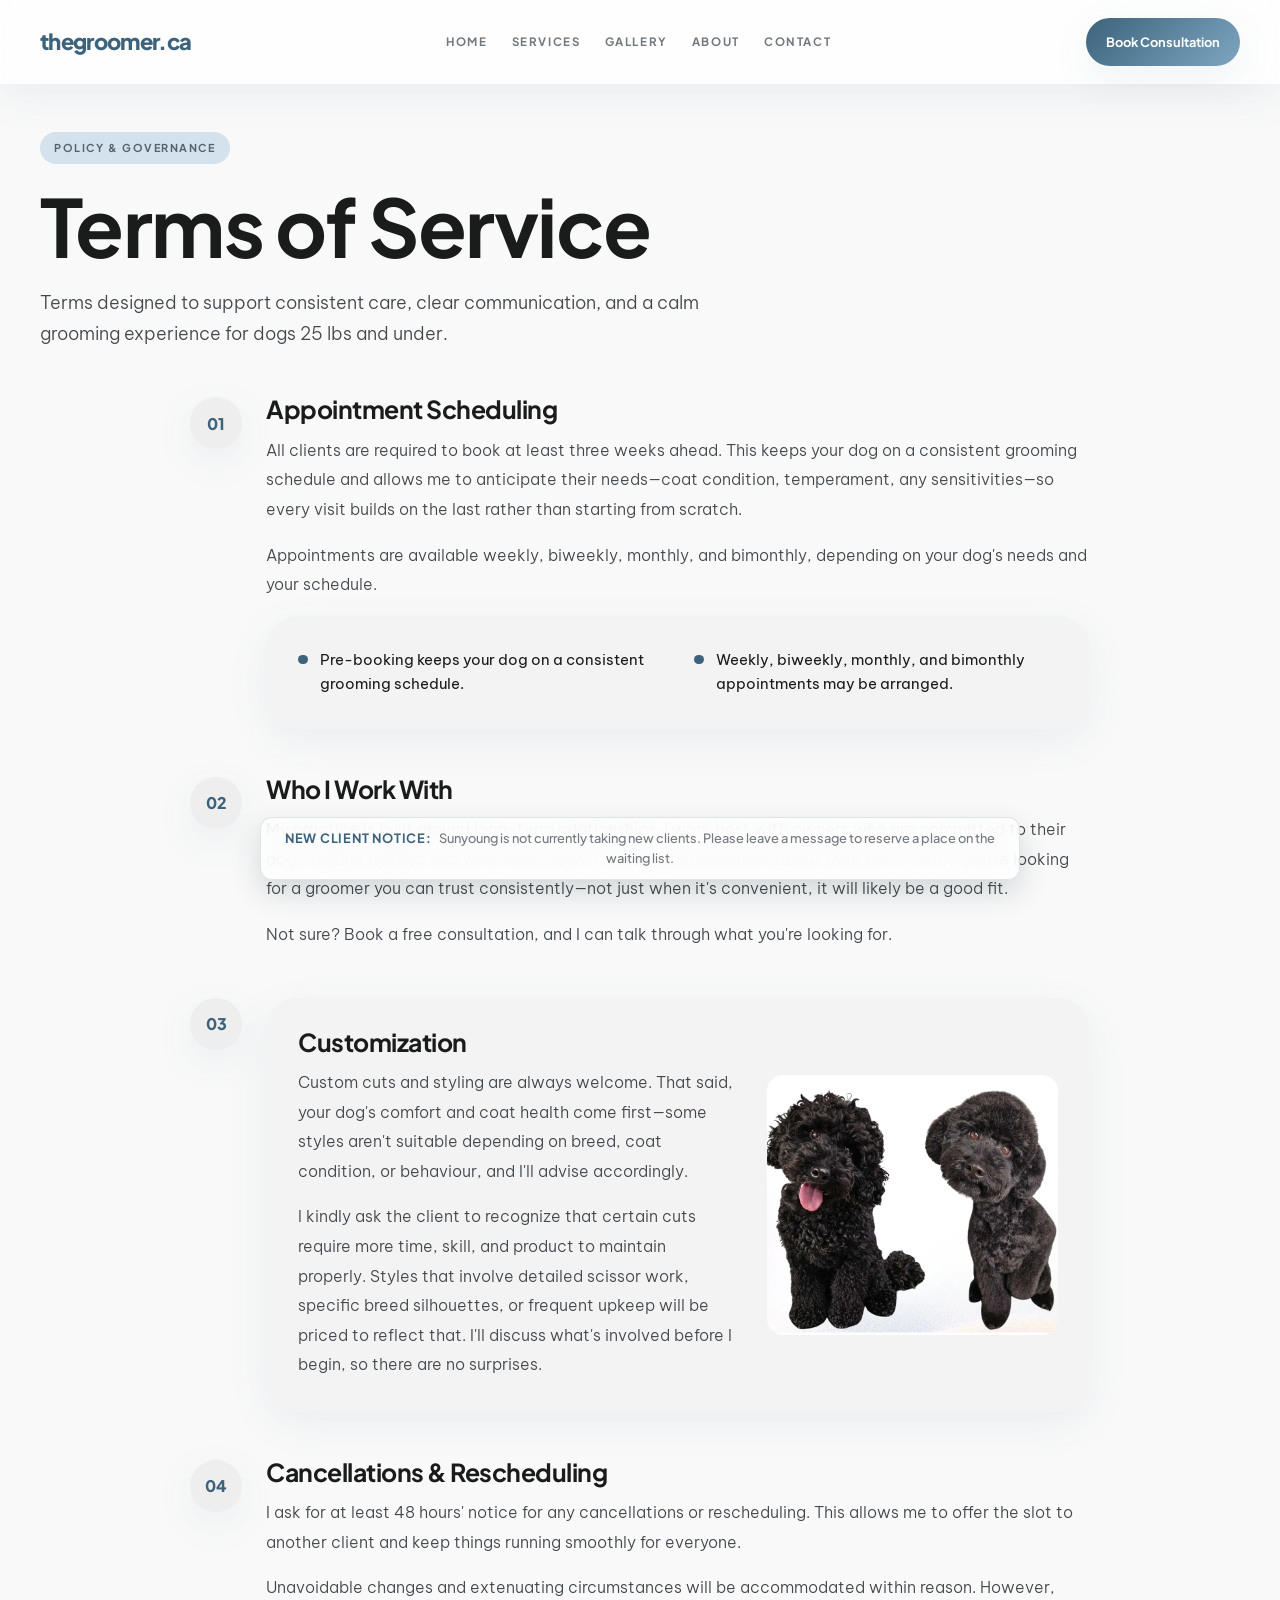
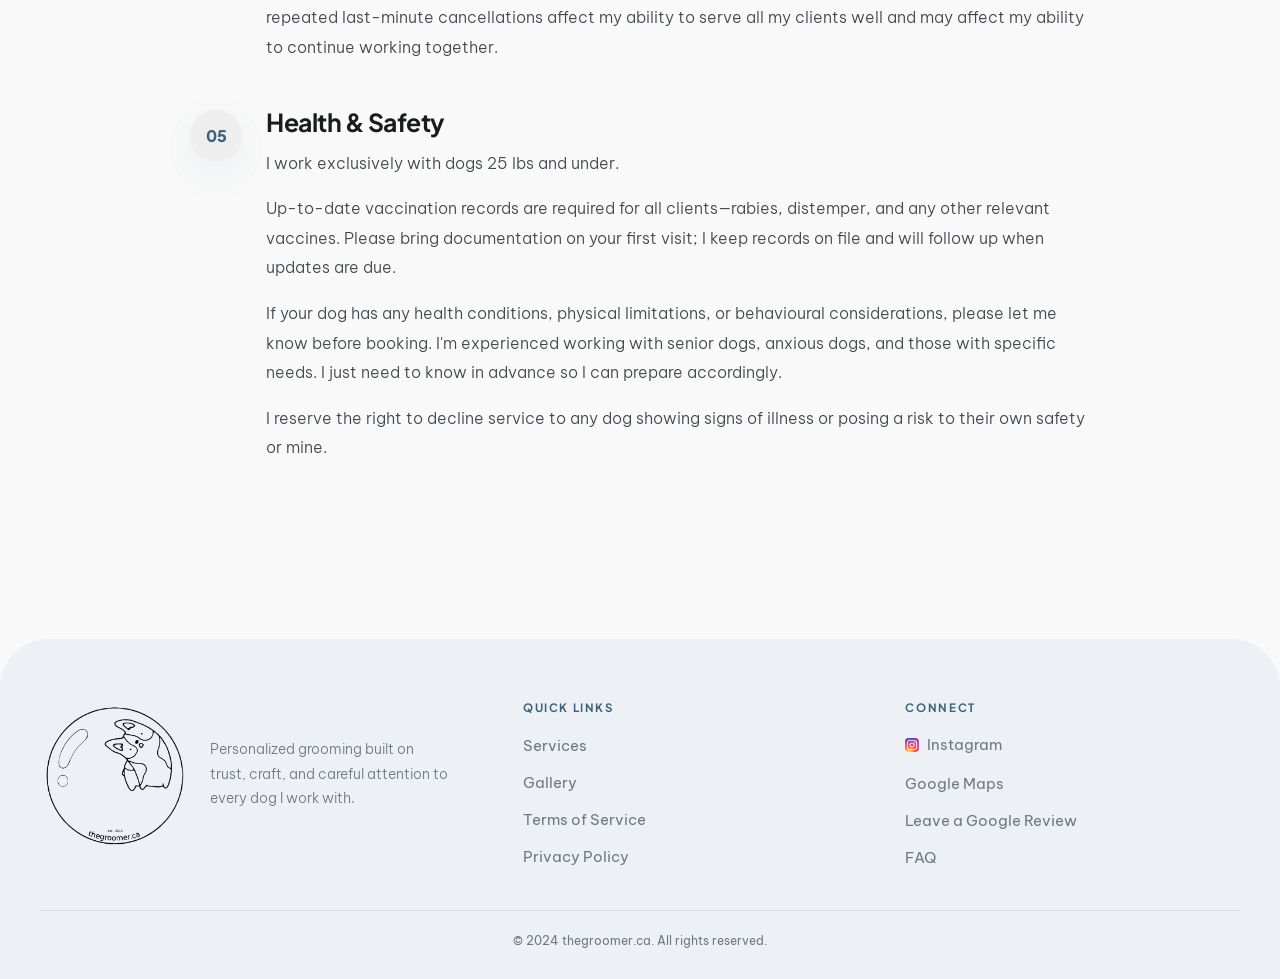
<file: pages/terms.html>
<!DOCTYPE html>

<html lang="en">
<head>
<meta charset="utf-8"/>
<meta content="width=device-width, initial-scale=1.0" name="viewport"/>
<title>Terms of Service | thegroomer.ca</title>
<meta name="description" content="Read thegroomer.ca service terms for appointment scheduling, three-week booking, cancellations, customization, and health and safety requirements." />
  <link rel="canonical" href="https://thegroomer.ca/pages/terms.html" />
  <meta property="og:site_name" content="thegroomer.ca" />
  <meta property="og:title" content="Terms of Service | thegroomer.ca" />
  <meta property="og:description" content="Read thegroomer.ca service terms for appointment scheduling, three-week booking, cancellations, customization, and health and safety requirements." />
  <meta property="og:type" content="website" />
  <meta property="og:url" content="https://thegroomer.ca/pages/terms.html" />
  <meta property="og:image" content="https://thegroomer.ca/assets/img/photos/hero-front-page.webp" />
  <meta name="twitter:card" content="summary_large_image" />
  <meta name="twitter:title" content="Terms of Service | thegroomer.ca" />
  <meta name="twitter:description" content="Read thegroomer.ca service terms for appointment scheduling, three-week booking, cancellations, customization, and health and safety requirements." />
  <meta name="twitter:image" content="https://thegroomer.ca/assets/img/photos/hero-front-page.webp" />
  <script type="application/ld+json">[{"@context":"https://schema.org","@type":"WebPage","name":"Terms of Service | thegroomer.ca","url":"https://thegroomer.ca/pages/terms.html","description":"Read thegroomer.ca service terms for appointment scheduling, three-week booking, cancellations, customization, and health and safety requirements.","isPartOf":{"@id":"https://thegroomer.ca/#website"}}]</script>
<link href="../assets/img/branding/favicon.ico" rel="icon" sizes="any"/>
<link href="../assets/img/branding/favicon-32.png" rel="icon" sizes="32x32" type="image/png"/>
<link href="../assets/img/branding/favicon-16.png" rel="icon" sizes="16x16" type="image/png"/>
<link href="../assets/img/branding/apple-touch-icon.png" rel="apple-touch-icon"/>
<link href="https://fonts.googleapis.com" rel="preconnect"/>
<link crossorigin="" href="https://fonts.gstatic.com" rel="preconnect"/>
<link href="https://fonts.googleapis.com/css2?family=Plus+Jakarta+Sans:wght@400;500;600;700;800&amp;family=Be+Vietnam+Pro:wght@300;400;500;600&amp;display=swap" rel="stylesheet"/>
<link href="../assets/css/styles.css" rel="stylesheet"/>
  <link rel="stylesheet" href="../assets/css/page-styles.css" />
</head>
<body class="has-fixed-header terms-page">
<header class="site-header">
<div class="site-header__inner container">
<a aria-label="thegroomer.ca home" class="site-logo" href="../index.html">thegroomer.ca</a>
<nav aria-label="Primary navigation" class="site-nav site-nav--desktop">
<a href="../index.html">Home</a>
<a href="services.html">Services</a>
<a href="gallery.html">Gallery</a>
<a href="about.html">About</a>
<a href="contact.html">Contact</a>
</nav>
<a class="btn btn-primary site-header__cta" href="contact.html">Book Consultation</a>
<button aria-controls="mobileMenu" aria-expanded="false" aria-label="Open menu" class="site-menu-toggle" type="button">
<span></span>
<span></span>
<span></span>
</button>
</div>
<div class="site-mobile-menu" id="mobileMenu">
<nav aria-label="Mobile navigation" class="site-mobile-nav">
<a href="../index.html">Home</a>
<a href="services.html">Services</a>
<a href="gallery.html">Gallery</a>
<a href="about.html">About</a>
<a href="contact.html">Contact</a>
<a href="terms.html">Terms</a>
<a href="privacy.html">Privacy</a>
<a class="mobile-menu-cta btn btn-primary" href="contact.html">Book Consultation</a>
</nav>
</div>
</header>
<!-- Temporary waitlist notice: remove this block when Sunyoung is accepting new clients. -->
<aside class="waitlist-banner" aria-label="Availability notice">
<strong>New client notice:</strong> Sunyoung is not currently taking new clients. Please leave a message to reserve a place on the waiting list.
</aside>
<main>
<section class="terms-hero">
<div class="container">
<span class="small-label terms-hero__badge">Policy &amp; Governance</span>
<h1 class="terms-hero__title">Terms of Service</h1>
<p class="terms-hero__copy">Terms designed to support consistent care, clear communication, and a calm grooming experience for dogs 25 lbs and under.</p>
</div>
</section>
<section class="terms-content">
<div class="container">
<div class="terms-shell">
<section class="terms-item">
<div class="terms-item__icon">01</div>
<div class="terms-item__card">
<h2 class="terms-item__title">Appointment Scheduling</h2>
<div class="terms-item__body">
<p>All clients are required to book at least three weeks ahead. This keeps your dog on a consistent grooming schedule and allows me to anticipate their needs—coat condition, temperament, any sensitivities—so every visit builds on the last rather than starting from scratch.</p>
<p>Appointments are available weekly, biweekly, monthly, and bimonthly, depending on your dog's needs and your schedule.</p>
<div class="terms-highlight">
<div class="terms-highlight__grid">
<div class="terms-check">Pre-booking keeps your dog on a consistent grooming schedule.</div>
<div class="terms-check">Weekly, biweekly, monthly, and bimonthly appointments may be arranged.</div>
</div>
</div>
</div>
</div>
</section>
<section class="terms-item">
<div class="terms-item__icon">02</div>
<div class="terms-item__card">
<h2 class="terms-item__title">Who I Work With</h2>
<div class="terms-item__body">
<p>My practice is built around long-term relationships. I work best with owners who are committed to their dog's regular upkeep and who value open, honest communication about their pet's care. If you're looking for a groomer you can trust consistently—not just when it's convenient, it will likely be a good fit.</p>
<p>Not sure? Book a free consultation, and I can talk through what you're looking for.</p>
</div>
</div>
</section>
<section class="terms-item" id="customization">
<div class="terms-item__icon">03</div>
<div class="terms-item__card">
<div class="terms-split">
<div>
<h2 class="terms-item__title">Customization</h2>
<div class="terms-item__body">
<p>Custom cuts and styling are always welcome. That said, your dog's comfort and coat health come first—some styles aren't suitable depending on breed, coat condition, or behaviour, and I'll advise accordingly.</p>
<p>I kindly ask the client to recognize that certain cuts require more time, skill, and product to maintain properly. Styles that involve detailed scissor work, specific breed silhouettes, or frequent upkeep will be priced to reflect that. I'll discuss what's involved before I begin, so there are no surprises.</p>
</div>
</div>
<img loading="lazy" decoding="async" width="1200" height="960" alt="Professional grooming equipment" class="terms-split__media" src="../assets/img/photos/terms-customization.webp"/>
</div>
</div>
</section>
<section class="terms-item">
<div class="terms-item__icon">04</div>
<div class="terms-item__card">
<h2 class="terms-item__title">Cancellations &amp; Rescheduling</h2>
<div class="terms-item__body">
<p>I ask for at least 48 hours' notice for any cancellations or rescheduling. This allows me to offer the slot to another client and keep things running smoothly for everyone.</p>
<p>Unavoidable changes and extenuating circumstances will be accommodated within reason. However, repeated last-minute cancellations affect my ability to serve all my clients well and may affect my ability to continue working together.</p>
</div>
</div>
</section>
<section class="terms-item">
<div class="terms-item__icon">05</div>
<div class="terms-item__card">
<h2 class="terms-item__title">Health &amp; Safety</h2>
<div class="terms-item__body">
<p>I work exclusively with dogs 25 lbs and under.</p>
<p>Up-to-date vaccination records are required for all clients—rabies, distemper, and any other relevant vaccines. Please bring documentation on your first visit; I keep records on file and will follow up when updates are due.</p>
<p>If your dog has any health conditions, physical limitations, or behavioural considerations, please let me know before booking. I'm experienced working with senior dogs, anxious dogs, and those with specific needs. I just need to know in advance so I can prepare accordingly.</p>
<p>I reserve the right to decline service to any dog showing signs of illness or posing a risk to their own safety or mine.</p>
</div>
</div>
</section>
</div>
</div>
</section>
<div class="terms-footer-space"></div>
</main>
<footer class="site-footer">
    <div class="container site-footer__grid">
      <div class="site-footer__brand">
        <div class="site-footer__brand-lockup">
          <a href="../index.html" class="site-footer__logo-link" aria-label="thegroomer.ca home">
            <img loading="lazy" decoding="async" width="512" height="512"
              src="../assets/img/branding/logo-mark.png"
              alt="thegroomer.ca"
              class="site-footer__logo-mark"
            />
          </a>
          <p>
            Personalized grooming built on trust, craft, and careful attention to every dog I work with.
          </p>
        </div>
      </div>

      <div>
        <h4>Quick Links</h4>
        <ul class="site-footer__links">
          <li><a href="services.html">Services</a></li>
          <li><a href="gallery.html">Gallery</a></li>
          <li><a href="terms.html">Terms of Service</a></li>
          <li><a href="privacy.html">Privacy Policy</a></li>
        </ul>
      </div>

      <div>
        <h4>Connect</h4>
        <ul class="site-footer__links">
          <li>
            <a href="https://www.instagram.com/thegroomer.ca/" class="site-footer__social-link">
              <img loading="lazy" decoding="async" width="132" height="132"
                src="../assets/img/social/Instagram_logo_2016.svg"
                alt=""
                class="site-footer__social-icon"
                aria-hidden="true"
              />
              Instagram
            </a>
          </li>
          <li><a href="https://g.page/r/Cb6Rf2AkQloGEAE" target="_blank" rel="noopener">Google Maps</a></li>
          <li><a href="https://g.page/r/Cb6Rf2AkQloGEAE/review" target="_blank" rel="noopener">Leave a Google Review</a></li>
          <li><a href="contact.html">FAQ</a></li>
        </ul>
      </div>
    </div>

    <div class="site-footer__bottom container">
      © 2024 thegroomer.ca. All rights reserved.
    </div>
  </footer>
<script src="../assets/js/main.js"></script>
</body>
</html>
</file>
<file: assets/css/styles.css>
/* =========================
   1. ROOT DESIGN TOKENS
========================= */
:root {
  --primary: #3c637b;
  --primary-soft: #7fa6c1;
  --secondary: #526069;
  --tertiary: #58614e;

  --surface: #f9f9f9;
  --surface-low: #f3f3f3;
  --surface-mid: #eeeeee;
  --surface-high: #e2e2e2;
  --surface-white: #ffffff;

  --text-main: #1a1c1c;
  --text-muted: #42474c;
  --text-soft: #72787d;

  --outline-soft: rgba(193, 199, 205, 0.15);

  --radius-sm: 1rem;
  --radius-md: 1.5rem;
  --radius-lg: 2rem;
  --radius-xl: 3rem;
  --radius-full: 9999px;

  --shadow-soft: 0 12px 40px rgba(60, 99, 123, 0.08);

  --font-headline: "Plus Jakarta Sans", sans-serif;
  --font-body: "Be Vietnam Pro", sans-serif;

  --header-height: 84px;
}

/* =========================
   2. RESET / BASE
========================= */
* {
  box-sizing: border-box;
  margin: 0;
  padding: 0;
}

html {
  scroll-behavior: smooth;
}

body {
  background: var(--surface);
  color: var(--text-main);
  font-family: var(--font-body);
  line-height: 1.6;
}

body.menu-open {
  overflow: hidden;
}

img {
  display: block;
  max-width: 100%;
}

a {
  color: inherit;
}

button,
input,
textarea {
  font: inherit;
}

textarea {
  resize: vertical;
  min-height: 140px;
}

/* =========================
   3. TYPOGRAPHY
========================= */
h1,
h2,
h3,
h4 {
  font-family: var(--font-headline);
  letter-spacing: -0.02em;
  color: var(--text-main);
}

h1 {
  font-size: clamp(3rem, 7vw, 5rem);
  line-height: 0.95;
}

h2 {
  font-size: clamp(2rem, 4vw, 3rem);
  line-height: 1;
}

h3 {
  font-size: 1.5rem;
  line-height: 1.1;
}

p {
  color: var(--text-muted);
  font-weight: 300;
}

.small-label {
  display: inline-block;
  font-family: var(--font-headline);
  font-size: 0.68rem;
  font-weight: 700;
  letter-spacing: 0.14em;
  text-transform: uppercase;
}

/* =========================
   4. LAYOUT
========================= */
.container {
  width: min(1200px, calc(100% - 2rem));
  margin: 0 auto;
}

.section {
  padding: 6.5rem 0;
}

.has-fixed-header {
  padding-top: var(--header-height);
}

.desktop-only {
  display: block;
}

.mobile-only {
  display: none;
}

/* =========================
   5. BUTTONS
========================= */
.btn {
  display: inline-flex;
  align-items: center;
  justify-content: center;
  gap: 0.5rem;
  border: 0;
  border-radius: var(--radius-full);
  padding: 1rem 1.5rem;
  font-family: var(--font-headline);
  font-size: 0.92rem;
  font-weight: 700;
  text-decoration: none;
  cursor: pointer;
  transition: transform 0.25s ease, opacity 0.25s ease;
}

.btn:hover {
  transform: scale(1.03);
}

.btn-primary {
  background: linear-gradient(135deg, var(--primary), var(--primary-soft));
  color: #ffffff;
  box-shadow: var(--shadow-soft);
}

.btn-secondary {
  background: var(--surface-high);
  color: var(--text-main);
}

/* =========================
   6. SHARED HEADER
========================= */
.site-header {
  position: fixed;
  inset: 0 0 auto 0;
  z-index: 1000;
  background: rgba(255, 255, 255, 0.74);
  backdrop-filter: blur(20px);
  box-shadow: var(--shadow-soft);
}

.site-header__inner {
  min-height: var(--header-height);
  display: flex;
  align-items: center;
  justify-content: space-between;
  gap: 1rem;
}

.site-logo {
  flex: 0 0 auto;
  text-decoration: none;
  font-family: var(--font-headline);
  font-size: 1.375rem;
  font-weight: 800;
  letter-spacing: -0.03em;
  color: var(--primary);
  white-space: nowrap;
}

.site-nav {
  display: flex;
  align-items: center;
  gap: 1.5rem;
}

.site-nav a {
  position: relative;
  text-decoration: none;
  color: var(--text-soft);
  font-family: var(--font-headline);
  font-size: 0.72rem;
  font-weight: 700;
  text-transform: uppercase;
  letter-spacing: 0.14em;
  transition: color 0.25s ease, transform 0.25s ease;
}

.site-nav a:hover {
  color: var(--primary);
  transform: translateY(-1px);
}

.site-nav a.is-active {
  color: var(--primary);
}

.site-nav a.is-active::after {
  content: "";
  position: absolute;
  left: 0;
  right: 0;
  bottom: -0.55rem;
  height: 2px;
  border-radius: 999px;
  background: var(--primary);
}

.site-header__cta {
  padding: 0.85rem 1.25rem;
  font-size: 0.8rem;
  white-space: nowrap;
}

/* Temporary waitlist notice: remove this block and the .waitlist-banner markup when bookings reopen. */
.waitlist-banner {
  position: fixed;
  z-index: 900;
  right: 1.25rem;
  bottom: 1.25rem;
  left: 1.25rem;
  max-width: 760px;
  margin: 0 auto;
  padding: 0.7rem 1.1rem;
  background: rgba(255, 255, 255, 0.84);
  border: 1px solid rgba(38, 70, 83, 0.14);
  border-radius: 0.75rem;
  box-shadow: 0 12px 30px rgba(20, 42, 53, 0.16);
  backdrop-filter: blur(14px);
  color: var(--text-soft);
  text-align: center;
  font-family: var(--font-headline);
  font-size: 0.8rem;
  font-weight: 500;
  line-height: 1.5;
}

.waitlist-banner strong {
  margin-right: 0.35rem;
  color: var(--primary);
  font-weight: 700;
  letter-spacing: 0.06em;
  text-transform: uppercase;
}

.site-menu-toggle {
  display: none;
  width: 52px;
  height: 52px;
  border: 0;
  border-radius: 999px;
  background: var(--surface-white);
  box-shadow: var(--shadow-soft);
  cursor: pointer;
  align-items: center;
  justify-content: center;
  flex-direction: column;
  gap: 5px;
}

.site-menu-toggle span {
  display: block;
  width: 18px;
  height: 2px;
  border-radius: 999px;
  background: var(--primary);
  transition: transform 0.25s ease, opacity 0.25s ease;
}

.site-menu-toggle.is-open span:nth-child(1) {
  transform: translateY(7px) rotate(45deg);
}

.site-menu-toggle.is-open span:nth-child(2) {
  opacity: 0;
}

.site-menu-toggle.is-open span:nth-child(3) {
  transform: translateY(-7px) rotate(-45deg);
}

.site-mobile-menu {
  display: none;
  padding: 0 0 1.25rem;
  max-height: calc(100vh - var(--header-height));
  overflow-y: auto;
}

.site-mobile-menu.is-open {
  display: block;
}

.site-mobile-nav {
  display: grid;
  gap: 0.5rem;
  padding: 0 1rem 0.25rem;
}

.site-mobile-nav a {
  text-decoration: none;
  color: var(--text-main);
  background: var(--surface-low);
  border-radius: var(--radius-lg);
  padding: 1rem 1.2rem;
  font-family: var(--font-headline);
  font-size: 0.82rem;
  font-weight: 700;
  text-transform: uppercase;
  letter-spacing: 0.12em;
}

.site-mobile-nav a.is-active {
  background: linear-gradient(135deg, var(--primary), var(--primary-soft));
  color: #fff;
}

.mobile-menu-cta {
  text-align: center;
}

/* =========================
   7. HERO
========================= */
.hero {
  min-height: calc(100vh - var(--header-height));
  display: flex;
  align-items: center;
  background: var(--surface-low);
  overflow: hidden;
}

.hero-inner {
  display: grid;
  grid-template-columns: 1.05fr 0.95fr;
  gap: 4rem;
  align-items: center;
  padding: 3rem 0 4rem;
}

.hero-badge {
  display: inline-block;
  margin-bottom: 1.5rem;
  padding: 0.45rem 0.9rem;
  border-radius: var(--radius-full);
  background: #d3e2ec;
  color: #56656d;
}

.hero-title {
  max-width: 10ch;
}

.hero-title span {
  color: var(--primary);
  font-style: italic;
}

.hero-copy {
  max-width: 32rem;
  font-size: 1.15rem;
  margin-top: 1.5rem;
}

.hero-actions {
  display: flex;
  gap: 1rem;
  flex-wrap: wrap;
  margin-top: 2rem;
}

.hero-media {
  position: relative;
}

.hero-blob {
  position: absolute;
  top: -2rem;
  left: -2rem;
  width: 16rem;
  height: 16rem;
  border-radius: 999px;
  background: rgba(155, 165, 142, 0.18);
  filter: blur(42px);
}

.hero-image-wrap {
  position: relative;
  z-index: 1;
  border-radius: var(--radius-lg);
  overflow: hidden;
  background: var(--surface-white);
  box-shadow: var(--shadow-soft);
  transform: rotate(2deg);
  transition: transform 0.35s ease;
}

.hero-image-wrap:hover {
  transform: rotate(0deg);
}

.hero-image {
  width: 100%;
  height: 620px;
  object-fit: cover;
}

.hero-quote {
  position: absolute;
  right: -1rem;
  bottom: -1rem;
  z-index: 2;
  max-width: 260px;
  padding: 1.25rem;
  border-radius: var(--radius-lg);
  background: rgba(255, 255, 255, 0.84);
  backdrop-filter: blur(20px);
  box-shadow: var(--shadow-soft);
}

.hero-quote p {
  margin-bottom: 0.9rem;
  font-style: italic;
  color: var(--text-main);
}

.hero-quote-meta {
  display: flex;
  align-items: center;
  gap: 0.7rem;
}

.hero-quote-dot {
  width: 1.7rem;
  height: 1.7rem;
  border-radius: 999px;
  background: #b9d0de;
  flex: 0 0 auto;
}

.hero-quote-meta small {
  font-family: var(--font-headline);
  font-size: 0.62rem;
  font-weight: 700;
  letter-spacing: 0.14em;
  text-transform: uppercase;
  color: var(--text-soft);
}

/* =========================
   8. PHILOSOPHY / ABOUT
========================= */
.about-section {
  background: var(--surface);
}

.about-grid {
  display: grid;
  grid-template-columns: 1fr 1fr;
  gap: 5rem;
  align-items: center;
}

.about-collage {
  display: grid;
  grid-template-columns: 1fr 1fr;
  gap: 1rem;
  align-items: start;
}

.about-collage img {
  box-shadow: var(--shadow-soft);
  object-fit: cover;
}

.about-image-1 {
  height: 22rem;
  border-radius: 2rem 1rem 2rem 1rem;
}

.about-image-2 {
  height: 16.5rem;
  margin-top: 3.25rem;
  border-radius: 1rem 2rem 1rem 2rem;
}

.about-label {
  color: var(--primary);
  margin-bottom: 1rem;
}

.about-title {
  margin-bottom: 1.25rem;
}

.about-copy + .about-copy {
  margin-top: 1rem;
}

.about-stats {
  display: flex;
  gap: 3rem;
  flex-wrap: wrap;
  margin-top: 2rem;
}

.about-stat-value {
  display: block;
  font-family: var(--font-headline);
  font-size: 2rem;
  font-weight: 800;
  color: var(--primary);
  line-height: 1;
}

.about-stat-label {
  display: block;
  margin-top: 0.35rem;
  font-family: var(--font-headline);
  font-size: 0.65rem;
  font-weight: 700;
  letter-spacing: 0.14em;
  text-transform: uppercase;
  color: var(--text-soft);
}

/* =========================
   9. SERVICES
========================= */
.services-section {
  background: var(--surface-mid);
}

.section-head {
  display: flex;
  justify-content: space-between;
  align-items: end;
  gap: 2rem;
  margin-bottom: 3rem;
  flex-wrap: wrap;
}

.section-head-copy {
  max-width: 40rem;
}

.section-head-copy h2 {
  margin-bottom: 0.6rem;
}

.section-link {
  text-decoration: none;
  color: var(--primary);
  font-family: var(--font-headline);
  font-size: 0.85rem;
  font-weight: 700;
}

.services-grid {
  display: grid;
  grid-template-columns: repeat(3, 1fr);
  gap: 2rem;
}

.service-card-link {
  color: inherit;
  text-decoration: none;
}

.service-card-link:focus-visible {
  outline: 3px solid rgba(60, 99, 123, 0.35);
  outline-offset: 4px;
}

.service-card {
  min-height: 320px;
  display: flex;
  flex-direction: column;
  justify-content: space-between;
  background: var(--surface-white);
  padding: 2rem;
  border-radius: var(--radius-lg);
  box-shadow: var(--shadow-soft);
  transition: transform 0.3s ease;
}

.service-card:hover {
  transform: translateY(-4px);
}

.service-card-top {
  display: block;
}

.service-icon {
  width: 3.5rem;
  height: 3.5rem;
  border-radius: 999px;
  display: inline-flex;
  align-items: center;
  justify-content: center;
  background: #e4edf3;
  color: var(--primary);
  font-family: var(--font-headline);
  font-size: 1.2rem;
  font-weight: 700;
}

.service-card h3 {
  margin-top: 1.5rem;
  margin-bottom: 0.9rem;
}

.service-card-bottom {
  display: flex;
  justify-content: space-between;
  align-items: center;
  gap: 1rem;
  margin-top: 2rem;
}

.service-price {
  font-family: var(--font-headline);
  font-size: 0.82rem;
  font-weight: 700;
  letter-spacing: 0.08em;
  text-transform: uppercase;
  color: var(--primary);
}

.service-plus {
  width: 1.6rem;
  height: 1.6rem;
  border-radius: 999px;
  background: var(--surface-high);
  color: var(--text-soft);
  display: inline-flex;
  align-items: center;
  justify-content: center;
  flex: 0 0 auto;
}

/* =========================
   10. GALLERY
========================= */
.gallery-section {
  background: var(--surface);
}

.gallery-title {
  text-align: center;
  margin-bottom: 3rem;
}

.gallery-grid {
  display: grid;
  grid-template-columns: repeat(4, 1fr);
  gap: 1.5rem;
}

.gallery-item {
  overflow: hidden;
  box-shadow: var(--shadow-soft);
  background: var(--surface-white);
}

.gallery-item img {
  width: 100%;
  height: 350px;
  object-fit: cover;
  transition: transform 0.6s ease;
}

.gallery-item:hover img {
  transform: scale(1.08);
}

.gallery-shape-a {
  border-radius: 3rem 1rem 1rem 2rem;
}

.gallery-shape-b {
  border-radius: 1rem 3rem 2rem 1rem;
}

.gallery-shape-c {
  border-radius: 1.75rem 1.75rem 1rem 1rem;
}

.gallery-shape-d {
  border-radius: 1rem 1rem 3rem 1rem;
}

/* =========================
   11. CONSULTATION FORM
========================= */
.consult-section {
  background: var(--surface-low);
}

.consult-shell {
  max-width: 920px;
  margin: 0 auto;
  overflow: hidden;
  border-radius: var(--radius-lg);
  background: var(--surface-white);
  box-shadow: 0 16px 44px rgba(0, 0, 0, 0.12);
  display: grid;
  grid-template-columns: 0.95fr 1.35fr;
}

.consult-aside {
  background: var(--primary);
  color: #ffffff;
  padding: 2.5rem 2rem;
}

.consult-aside h2 {
  color: #ffffff;
  margin-bottom: 1rem;
}

.consult-aside p {
  color: rgba(255, 255, 255, 0.86);
  margin-bottom: 1.75rem;
}

.consult-points {
  list-style: none;
  display: grid;
  gap: 0.9rem;
}

.consult-points li {
  display: flex;
  align-items: center;
  gap: 0.65rem;
  font-family: var(--font-headline);
  font-size: 0.86rem;
  font-weight: 600;
}

.consult-points li::before {
  content: "";
  width: 0.65rem;
  height: 0.65rem;
  border-radius: 999px;
  background: rgba(255, 255, 255, 0.9);
  flex: 0 0 auto;
}

.consult-form-wrap {
  padding: 2rem;
}

.consult-form-grid {
  display: grid;
  grid-template-columns: 1fr 1fr;
  gap: 1rem;
}

.form-group {
  margin-bottom: 1rem;
}

.form-group label {
  display: block;
  margin-bottom: 0.45rem;
  font-family: var(--font-headline);
  font-size: 0.62rem;
  font-weight: 700;
  letter-spacing: 0.14em;
  text-transform: uppercase;
  color: var(--text-soft);
}

input,
textarea {
  width: 100%;
  padding: 1rem;
  border-radius: var(--radius-md);
  border: none;
  background: var(--surface-mid);
  transition: background 0.3s ease, outline-color 0.3s ease;
}

input:focus,
textarea:focus {
  background: var(--surface-high);
  outline: 2px solid rgba(60, 99, 123, 0.2);
}


/* =========================
   CONTACT ACTION BLOCKS
========================= */
.contact-direct-card {
  display: grid;
  gap: 1rem;
}

.contact-direct-card h3 {
  margin: 0;
}

.contact-direct-label {
  color: var(--primary);
}

.contact-action-stack {
  display: flex;
  flex-wrap: wrap;
  gap: 0.85rem;
  margin-top: 0.25rem;
}

.contact-direct-note {
  font-size: 0.88rem;
  color: var(--text-soft);
}

@media (max-width: 768px) {
  .waitlist-banner {
    right: 0.75rem;
    bottom: 0.75rem;
    left: 0.75rem;
    padding: 0.6rem 0.9rem;
    font-size: 0.75rem;
  }

  .contact-action-stack {
    flex-direction: column;
    align-items: stretch;
  }

  .contact-action-stack .btn {
    width: 100%;
  }
}

/* =========================
   12. SHARED FOOTER
========================= */
.site-footer {
  margin-top: 5rem;
  background: #edf1f5;
  border-top-left-radius: var(--radius-xl);
  border-top-right-radius: var(--radius-xl);
  padding-top: 3.75rem;
}

.site-footer__grid {
  display: grid;
  grid-template-columns: 1.3fr 1fr 1fr;
  gap: 3rem;
  padding-bottom: 2.5rem;
}

.site-footer__logo {
  font-family: var(--font-headline);
  font-size: 1rem;
  font-weight: 800;
  letter-spacing: -0.02em;
  color: var(--primary);
  margin-bottom: 1rem;
}

.site-footer__brand p {
  max-width: 280px;
  font-size: 0.9rem;
  color: var(--text-soft);
}

.site-footer__brand-lockup {
  display: flex;
  align-items: center;
  gap: 1.25rem;
}

.site-footer__logo-link {
  display: block;
  flex: 0 0 auto;
  text-decoration: none;
}

.site-footer__logo-mark {
  width: 150px;
  height: 150px;
  object-fit: contain;
  display: block;
}

.site-footer__brand-lockup p {
  margin: 0;
  max-width: 240px;
  line-height: 1.7;
}

.site-footer__social-link {
  display: inline-flex;
  align-items: center;
  gap: 0.5rem;
}

.site-footer__social-icon {
  width: 14px;
  height: 14px;
  display: block;
  flex: 0 0 14px;
}

.site-footer h4 {
  margin-bottom: 1rem;
  font-family: var(--font-headline);
  font-size: 0.72rem;
  font-weight: 700;
  text-transform: uppercase;
  letter-spacing: 0.14em;
  color: var(--primary);
}

.site-footer__links {
  list-style: none;
  display: grid;
  gap: 0.7rem;
}

.site-footer__links a {
  text-decoration: none;
  color: var(--text-soft);
  font-size: 0.92rem;
}

.site-footer__links a:hover {
  color: var(--primary);
}

.site-footer__icons {
  display: flex;
  gap: 0.6rem;
  margin-top: 1.25rem;
}

.site-footer__icons a {
  width: 28px;
  height: 28px;
  display: inline-flex;
  align-items: center;
  justify-content: center;
  text-decoration: none;
}

.footer-dot {
  width: 12px;
  height: 12px;
  border-radius: 999px;
  background: var(--primary);
  opacity: 0.8;
}

.site-footer__bottom {
  border-top: 1px solid rgba(193, 199, 205, 0.35);
  padding-top: 1.25rem;
  padding-bottom: 1.75rem;
  font-size: 0.78rem;
  text-align: center;
  color: var(--text-soft);
}

/* =========================
   13. RESPONSIVE
========================= */
@media (max-width: 980px) {
  :root {
    --header-height: 76px;
  }

  .site-nav--desktop,
  .site-header__cta {
    display: none;
  }

  .site-menu-toggle {
    display: inline-flex;
  }

  .hero-inner,
  .about-grid,
  .consult-shell {
    grid-template-columns: 1fr;
  }

  .services-grid {
    grid-template-columns: 1fr;
  }

  .gallery-grid {
    grid-template-columns: 1fr 1fr;
  }

  .hero-image {
    height: 520px;
    object-fit: contain;
    object-position: center;
    background: var(--surface-white);
  }

  .hero-title {
    max-width: none;
  }

  .site-footer__grid {
    grid-template-columns: 1fr;
    gap: 2rem;
  }

  .site-footer__brand p {
    max-width: none;
  }

  .site-footer__brand-lockup {
    max-width: 560px;
  }
}

@media (max-width: 768px) {
  .section {
    padding: 4.5rem 0;
  }

  .container {
    width: min(1200px, calc(100% - 1.25rem));
  }

  .hero {
    min-height: 46rem;
    position: relative;
    background: var(--text-main);
  }

  .hero-inner {
    display: block;
    width: 100%;
    max-width: none;
    min-height: 46rem;
    padding: 0;
  }

  .hero-copy-wrap {
    position: relative;
    z-index: 2;
    max-width: 34rem;
    padding: 3.5rem 1.5rem 15.5rem;
    color: #ffffff;
  }

  .hero-badge {
    background: rgba(255, 255, 255, 0.18);
    color: #ffffff;
    backdrop-filter: blur(10px);
  }

  .hero-title,
  .hero-copy {
    color: #ffffff;
  }

  .hero-copy {
    max-width: 24rem;
    font-size: 1.05rem;
  }

  .hero-actions {
    flex-direction: row;
    align-items: center;
    gap: 0.75rem;
  }

  .hero-actions .btn {
    width: auto;
    flex: 1 1 0;
    text-align: center;
  }

  .hero-actions .btn-secondary {
    background: rgba(255, 255, 255, 0.92);
  }

  .hero-media {
    position: absolute;
    inset: 0;
  }

  .hero-media::after {
    content: "";
    position: absolute;
    inset: 0;
    background: linear-gradient(to bottom, rgba(9, 20, 26, 0.5), rgba(9, 20, 26, 0.12) 42%, rgba(9, 20, 26, 0.8));
    pointer-events: none;
    z-index: 1;
  }

  .hero-blob {
    display: none;
  }

  .hero-image-wrap {
    height: 100%;
    border-radius: 0;
    background: transparent;
    box-shadow: none;
    transform: none;
  }

  .hero-image-wrap:hover {
    transform: none;
  }

  .hero-image {
    height: 100%;
    object-fit: cover;
    object-position: center;
  }

  .hero-quote {
    position: absolute;
    z-index: 2;
    right: 1.25rem;
    bottom: 1.25rem;
    left: 1.25rem;
    max-width: none;
    margin: 0;
    padding: 1rem 1.1rem;
    background: rgba(255, 255, 255, 0.9);
  }

  .about-collage {
    grid-template-columns: 1fr 1fr;
  }

  .about-image-1 {
    height: 240px;
  }

  .about-image-2 {
    height: 190px;
    margin-top: 1.5rem;
  }

  .section-head {
    align-items: flex-start;
    margin-bottom: 2rem;
  }

  .gallery-grid {
    grid-template-columns: 1fr;
  }

  .gallery-item img {
    height: auto;
    object-fit: contain;
    display: block;
  }

  .consult-form-grid {
    grid-template-columns: 1fr;
  }

  .site-mobile-nav {
    padding-left: 1rem;
    padding-right: 1rem;
  }

  .site-footer {
    border-top-left-radius: 2rem;
    border-top-right-radius: 2rem;
    padding-top: 2.75rem;
  }

  .site-footer__brand-lockup {
    gap: 1rem;
  }

  .site-footer__logo-mark {
    width: 112px;
    height: 112px;
  }

  .site-footer__brand-lockup p {
    line-height: 1.55;
  }
}

@media (max-width: 420px) {
  .site-footer__brand-lockup {
    flex-direction: column;
    align-items: flex-start;
  }

  .site-footer__logo-mark {
    width: 96px;
    height: 96px;
  }
}


/* =========================
   PHOTO BACKGROUNDS
   Soft tonal gradient behind transparent photo cutouts.
========================= */
img[src*="assets/img/photos/"] {
  background:
    radial-gradient(circle at 24% 18%, rgba(255, 255, 255, 0.82), rgba(255, 255, 255, 0) 34%),
    linear-gradient(135deg, rgba(211, 226, 236, 0.86) 0%, rgba(246, 241, 233, 0.94) 58%, rgba(235, 241, 232, 0.9) 100%);
}

.hero-image-wrap,
.gallery-item,
.gallery-card,
.package-feature__media,
.prep-media__frame,
.contact-info__image,
.about-letter__image-wrap,
.about-philosophy__media img,
.gallery-testimonial__avatar,
.terms-split__media,
.about-hero__portrait,
.terms-card__image {
  background:
    radial-gradient(circle at 25% 20%, rgba(255, 255, 255, 0.78), rgba(255, 255, 255, 0) 36%),
    linear-gradient(135deg, rgba(211, 226, 236, 0.9), rgba(246, 241, 233, 0.96) 56%, rgba(235, 241, 232, 0.92));
}

/* =========================
   DYNAMIC TESTIMONIALS
========================= */
.testimonial-carousel {
  position: relative;
}

.testimonial-carousel__viewport {
  overflow-x: auto;
  scroll-snap-type: x mandatory;
  scrollbar-width: thin;
  padding: 0.25rem 0.25rem 1rem;
}

.testimonial-carousel__track {
  display: flex;
  gap: 1.5rem;
}

.testimonial-carousel__card {
  flex: 0 0 calc((100% - 3rem) / 3);
  scroll-snap-align: start;
}

.testimonial-carousel__controls {
  display: flex;
  justify-content: center;
  gap: 0.75rem;
  margin-top: 1.5rem;
}

.testimonial-carousel__button {
  width: 46px;
  height: 46px;
  border: 0;
  border-radius: var(--radius-full);
  background: var(--surface-white);
  color: var(--primary);
  box-shadow: var(--shadow-soft);
  font-family: var(--font-headline);
  font-size: 1.15rem;
  font-weight: 800;
  cursor: pointer;
  transition: transform 0.25s ease;
}

.testimonial-carousel__button:hover {
  transform: translateY(-2px);
}

@media (max-width: 980px) {
  .testimonial-carousel__card {
    flex-basis: calc((100% - 1.5rem) / 2);
  }
}

@media (max-width: 680px) {
  .testimonial-carousel__card {
    flex-basis: 88%;
  }
}



.testimonial-carousel__button:disabled,
.testimonial-carousel__button[aria-disabled="true"] {
  opacity: 0.42;
  cursor: default;
  transform: none;
}
</file>
<file: assets/css/page-styles.css>
/* Page-specific styles extracted from inline page blocks for better caching and maintainability. */


/* about.html */
.about-page {
      background: var(--surface);
    }

    .stationery-card {
      background-color: #fdfbf7;
      background-image: radial-gradient(#d1d1d1 0.5px, transparent 0.5px);
      background-size: 20px 20px;
      border: 1px solid rgba(0, 0, 0, 0.05);
      position: relative;
    }

    .stationery-card::after {
      content: "";
      position: absolute;
      inset: 0;
      box-shadow: inset 0 0 40px rgba(0, 0, 0, 0.02);
      pointer-events: none;
    }

    .rough-edge {
      border-radius: 2px 4px 3px 6px / 4px 3px 6px 2px;
    }

    .about-letter {
      padding: 3rem 0 5rem;
    }

    .about-letter__grid {
      display: grid;
      grid-template-columns: 0.9fr 1.1fr;
      gap: 4rem;
      align-items: start;
    }

    .about-letter__media {
      position: sticky;
      top: 120px;
    }

    .about-letter__badge {
      display: inline-block;
      padding: 0.45rem 0.9rem;
      border-radius: var(--radius-full);
      background: #d3e2ec;
      color: #56656d;
      margin-bottom: 1.5rem;
    }

    .about-letter__title {
      margin-bottom: 2rem;
      max-width: 10ch;
    }

    .about-letter__image-wrap {
      position: relative;
    }

    .about-letter__image {
      width: 100%;
      height: 540px;
      object-fit: cover;
      object-position: center 25%;
      border-radius: 3rem 1rem 1rem 3rem;
      box-shadow: 0 24px 60px rgba(0, 0, 0, 0.14);
      transition: transform 0.5s ease;
    }

    .about-letter__image-wrap:hover .about-letter__image {
      transform: scale(1.01);
    }

    .about-letter__glow {
      position: absolute;
      right: -1.5rem;
      bottom: -1.5rem;
      width: 8rem;
      height: 8rem;
      border-radius: 999px;
      background: rgba(127, 166, 193, 0.2);
      filter: blur(36px);
      z-index: -1;
    }

    .about-letter__content {
      margin-top: 3rem;
    }

    .about-letter__paper {
      padding: 2rem 2rem 2.5rem;
      box-shadow: 0 18px 48px rgba(60, 99, 123, 0.12);
      transition: transform 0.35s ease, box-shadow 0.35s ease;
    }

    .about-letter__paper:hover {
      transform: translateY(-4px);
      box-shadow: 0 22px 56px rgba(60, 99, 123, 0.14);
    }

    .about-letter__quote {
      margin-bottom: 2.5rem;
      padding-left: 1.5rem;
      border-left: 4px solid rgba(127, 166, 193, 0.35);
      font-size: 1.2rem;
      font-style: italic;
      font-weight: 300;
      color: var(--primary);
      line-height: 1.7;
    }

    .about-letter__body {
      display: grid;
      gap: 1.25rem;
    }

    .about-letter__body p {
      font-size: 1.02rem;
      line-height: 1.9;
      color: rgba(66, 71, 76, 0.95);
    }

    .about-letter__signoff {
      padding-top: 1rem;
      font-family: var(--font-headline);
      font-weight: 800;
      color: var(--text-main);
    }

    .about-letter__name {
      display: block;
      margin-top: 0.35rem;
      font-size: 1.9rem;
      font-weight: 500;
      color: var(--primary);
    }

    .about-philosophy {
      background: var(--surface-low);
      border-radius: var(--radius-lg);
      margin: 0 1rem;
      padding: 5rem 0;
    }

    .about-philosophy__grid {
      display: grid;
      grid-template-columns: 1.1fr 0.9fr;
      gap: 3rem;
      align-items: center;
    }

    .about-philosophy__title {
      margin-bottom: 1.5rem;
    }

    .about-philosophy__copy {
      display: grid;
      gap: 1.25rem;
    }

    .about-philosophy__copy p {
      font-size: 1.05rem;
      line-height: 1.85;
    }

    .about-philosophy__cards {
      display: grid;
      grid-template-columns: 1fr 1fr;
      gap: 1.25rem;
      padding-top: 1.5rem;
    }

    .about-philosophy__card {
      background: var(--surface-white);
      border-radius: 1.25rem;
      padding: 1.5rem;
      box-shadow: var(--shadow-soft);
      border: 1px solid rgba(0, 0, 0, 0.05);
    }

    .about-philosophy__icon {
      width: 3rem;
      height: 3rem;
      border-radius: 999px;
      background: #e4edf3;
      color: var(--primary);
      display: inline-flex;
      align-items: center;
      justify-content: center;
      font-family: var(--font-headline);
      font-weight: 800;
      margin-bottom: 1rem;
    }

    .about-philosophy__card h3 {
      font-size: 1.1rem;
      margin-bottom: 0.5rem;
    }

    .about-philosophy__media {
      display: grid;
      grid-template-columns: 1fr 1fr;
      gap: 1rem;
      align-items: start;
    }

    .about-philosophy__media img {
      width: 100%;
      object-fit: cover;
      box-shadow: 0 14px 34px rgba(0, 0, 0, 0.12);
    }

    .about-philosophy__img-a {
      height: 260px;
      border-radius: 1rem 3rem 3rem 1rem;
    }

    .about-philosophy__img-b {
      height: 320px;
      border-radius: 2rem 2rem 1rem 1rem;
      margin-top: 2rem;
    }

    .about-testimonials {
      padding: 5rem 0 1rem;
    }

    .about-testimonials__head {
      text-align: center;
      margin-bottom: 3rem;
    }

    .about-testimonials__label {
      color: var(--primary);
    }

    .about-testimonials__title {
      margin-top: 0.75rem;
    }

    .about-testimonials__grid {
      display: grid;
      grid-template-columns: repeat(3, 1fr);
      gap: 1.5rem;
    }

    .about-testimonial {
      background: var(--surface);
      padding: 2rem;
      border-radius: 1.25rem;
      box-shadow: var(--shadow-soft);
      border: 1px solid rgba(0, 0, 0, 0.05);
      display: flex;
      flex-direction: column;
      justify-content: space-between;
      gap: 1.5rem;
      transition: transform 0.25s ease;
    }

    .about-testimonial:hover {
      transform: translateY(-4px);
    }

    .about-testimonial__quote {
      font-style: italic;
      line-height: 1.85;
      color: var(--text-muted);
    }

    .about-testimonial__person {
      display: flex;
      align-items: center;
      gap: 0.9rem;
    }

    .about-testimonial__initials {
      width: 3rem;
      height: 3rem;
      border-radius: 999px;
      background: #d3e2ec;
      color: var(--primary);
      display: inline-flex;
      align-items: center;
      justify-content: center;
      font-family: var(--font-headline);
      font-weight: 800;
      flex: 0 0 auto;
    }

    .about-testimonial__photo {
      width: 3rem;
      height: 3rem;
      border-radius: 50%;
      object-fit: cover;
      flex: 0 0 auto;
    }

    .about-testimonial__name {
      font-family: var(--font-headline);
      font-size: 0.95rem;
      font-weight: 800;
      color: var(--text-main);
    }

    .about-testimonial__meta {
      font-size: 0.78rem;
      color: var(--text-soft);
    }

    @media (max-width: 1100px) {
      .about-letter__grid,
      .about-philosophy__grid,
      .about-testimonials__grid {
        grid-template-columns: 1fr;
      }

      .about-letter__media {
        position: static;
      }

      .about-letter__content {
        margin-top: 0;
      }
    }

    @media (max-width: 768px) {
      .about-letter,
      .about-testimonials {
        padding-top: 2.5rem;
      }

      .about-letter__paper {
        padding: 1.5rem 1.25rem 2rem;
      }

      .about-letter__image,
      .about-philosophy__img-a,
      .about-philosophy__img-b {
        height: 320px;
      }

      .about-philosophy {
        margin: 0 0.75rem;
        padding: 3.5rem 0;
        border-radius: 2rem;
      }

      .about-philosophy__cards,
      .about-philosophy__media {
        grid-template-columns: 1fr;
      }
    }


/* services.html */
.services-page {
      background: var(--surface);
    }

    .services-hero {
      padding: 3rem 0 2rem;
      background: var(--surface);
    }

    .services-hero__row {
      display: flex;
      justify-content: space-between;
      align-items: end;
      gap: 2rem;
      flex-wrap: wrap;
    }

    .services-hero__label {
      color: var(--primary);
      margin-bottom: 1rem;
    }

    .services-hero__title {
      max-width: 12ch;
    }

    .services-hero__title em {
      color: var(--primary-soft);
      font-style: italic;
      font-weight: 700;
    }

    .services-hero__copy {
      max-width: 22rem;
      font-size: 1.05rem;
      margin-bottom: 0.5rem;
    }

    .packages-section {
      padding: 2rem 0 5rem;
    }

    .packages-grid {
      display: grid;
      grid-template-columns: 1.2fr 0.8fr;
      gap: 3rem;
      align-items: start;
    }

    .package-feature {
      background: var(--surface-white);
      border-radius: var(--radius-lg);
      padding: 2rem;
      box-shadow: 0 12px 40px rgba(60, 99, 123, 0.06);
      display: flex;
      flex-direction: column;
      gap: 2rem;
    }

    .package-feature__top {
      display: flex;
      justify-content: space-between;
      align-items: start;
      gap: 1rem;
    }

    .package-feature__title {
      margin-bottom: 0.35rem;
    }

    .package-feature__meta {
      font-family: var(--font-headline);
      font-size: 0.68rem;
      font-weight: 700;
      letter-spacing: 0.14em;
      text-transform: uppercase;
      color: var(--text-soft);
    }

    .package-feature__price-wrap {
      text-align: right;
      flex: 0 0 auto;
    }

    .package-feature__price-label {
      display: block;
      font-family: var(--font-headline);
      font-size: 0.62rem;
      font-weight: 700;
      letter-spacing: 0.14em;
      text-transform: uppercase;
      color: var(--text-soft);
      margin-bottom: 0.3rem;
    }

    .package-feature__price {
      font-family: var(--font-headline);
      font-size: 2rem;
      font-weight: 800;
      color: var(--primary);
      line-height: 1;
    }

    .package-feature__media {
      position: relative;
      overflow: hidden;
      border-radius: 1.25rem;
      height: 320px;
      background: var(--surface-low);
    }

    .package-feature__media img {
      width: 100%;
      height: 100%;
      object-fit: contain;
      object-position: center;
      display: block;
    }

    .package-feature__media::after {
      content: "";
      position: absolute;
      inset: 0;
      background: linear-gradient(to top, rgba(60, 99, 123, 0.16), rgba(60, 99, 123, 0));
      pointer-events: none;
    }

    .package-feature__body {
      display: grid;
      grid-template-columns: 1fr 1fr;
      gap: 2rem;
    }

    .package-feature__copy p {
      margin-bottom: 1.5rem;
    }

    .package-feature__list {
      list-style: none;
      display: grid;
      gap: 0.85rem;
    }

    .package-feature__list li {
      display: flex;
      align-items: center;
      gap: 0.7rem;
      font-size: 0.95rem;
      font-weight: 400;
      color: var(--text-main);
    }

    .package-feature__list li::before {
      content: "";
      width: 0.65rem;
      height: 0.65rem;
      border-radius: 999px;
      background: var(--primary-soft);
      flex: 0 0 auto;
    }

    .package-stack {
      display: grid;
      gap: 2rem;
    }

    .package-card {
      background: var(--surface-low);
      border-radius: 1.25rem;
      padding: 2rem;
      transition: background 0.25s ease, transform 0.25s ease;
    }

    .package-card:hover {
      background: var(--surface-mid);
      transform: translateY(-3px);
    }

    .package-card__head {
      display: flex;
      justify-content: space-between;
      align-items: start;
      gap: 1rem;
      margin-bottom: 1.25rem;
    }

    .package-card__price {
      font-family: var(--font-headline);
      font-size: 1.7rem;
      font-weight: 800;
      color: var(--primary);
      line-height: 1;
      flex: 0 0 auto;
    }

    .package-card__copy {
      font-size: 0.95rem;
      margin-bottom: 1.25rem;
    }

    .package-card__meta {
      display: flex;
      flex-wrap: wrap;
      gap: 1rem;
      margin-bottom: 1.25rem;
      font-family: var(--font-headline);
      font-size: 0.66rem;
      font-weight: 700;
      letter-spacing: 0.14em;
      text-transform: uppercase;
      color: var(--text-soft);
    }

    .package-card__list {
      list-style: none;
      display: grid;
      grid-template-columns: 1fr 1fr;
      gap: 0.55rem 1rem;
      margin-bottom: 1.5rem;
    }

    .package-card__list li {
      display: flex;
      align-items: center;
      gap: 0.55rem;
      font-size: 0.82rem;
      color: var(--text-main);
    }

    .package-card__list li::before {
      content: "";
      width: 0.35rem;
      height: 0.35rem;
      border-radius: 999px;
      background: var(--primary);
      flex: 0 0 auto;
    }

    .package-card__link {
      text-decoration: none;
      color: var(--primary);
      font-family: var(--font-headline);
      font-size: 0.85rem;
      font-weight: 700;
    }

    .extras-section {
      background: var(--surface-high);
      padding: 5rem 0;
    }

    .extras-head {
      margin-bottom: 2.5rem;
    }

    .extras-head h2 {
      margin-bottom: 0.75rem;
    }

    .extras-head p {
      max-width: 34rem;
    }

    .extras-grid {
      display: grid;
      grid-template-columns: repeat(4, 1fr);
      gap: 1.5rem;
    }

    .extra-card {
      background: var(--surface-white);
      padding: 1.75rem;
      box-shadow: var(--shadow-soft);
      display: flex;
      flex-direction: column;
      gap: 1rem;
      min-height: 100%;
    }

    .extra-card--a {
      border-radius: 3rem 1rem 1rem 3rem;
    }

    .extra-card--b {
      border-radius: 1rem 3rem 3rem 1rem;
    }

    .extra-card__icon {
      width: 3rem;
      height: 3rem;
      border-radius: 999px;
      background: #e4edf3;
      color: var(--primary);
      display: inline-flex;
      align-items: center;
      justify-content: center;
      font-family: var(--font-headline);
      font-weight: 800;
      font-size: 1rem;
    }

    .extra-card__price {
      margin-top: auto;
      font-family: var(--font-headline);
      font-weight: 800;
      color: var(--primary);
    }

    .prep-section {
      padding: 5rem 0;
    }

    .prep-grid {
      display: grid;
      grid-template-columns: 0.95fr 1.05fr;
      gap: 4rem;
      align-items: center;
    }

    .prep-media {
      position: relative;
    }

    .prep-media__glow {
      position: absolute;
      inset: -2rem;
      background: rgba(127, 166, 193, 0.12);
      border-radius: 999px;
      filter: blur(42px);
      z-index: 0;
    }

    .prep-media__frame {
      position: relative;
      z-index: 1;
      background: var(--surface-white);
      padding: 0.5rem;
      border-radius: var(--radius-lg);
      box-shadow: var(--shadow-soft);
      transform: rotate(2deg);
    }

    .prep-media__frame img {
      width: 100%;
      border-radius: 1rem;
      height: 460px;
      object-fit: cover;
    }

    .prep-list {
      display: grid;
      gap: 2rem;
    }

    .prep-title {
      margin-bottom: 2rem;
    }

    .prep-item {
      display: grid;
      grid-template-columns: 3rem 1fr;
      gap: 1rem;
      align-items: start;
    }

    .prep-item__num {
      width: 3rem;
      height: 3rem;
      border-radius: 999px;
      background: #d3e2ec;
      color: var(--primary);
      display: inline-flex;
      align-items: center;
      justify-content: center;
      font-family: var(--font-headline);
      font-weight: 800;
    }

    .prep-item h3 {
      margin-bottom: 0.35rem;
      font-size: 1.2rem;
    }

    .services-cta {
      padding: 1rem 0 0;
    }

    .services-cta__card {
      position: relative;
      overflow: hidden;
      background: var(--primary);
      border-radius: var(--radius-lg);
      padding: 4rem 2rem;
      text-align: center;
      color: #fff;
    }

    .services-cta__glow {
      position: absolute;
      top: -4rem;
      right: -4rem;
      width: 16rem;
      height: 16rem;
      border-radius: 999px;
      background: rgba(127, 166, 193, 0.18);
      filter: blur(40px);
      pointer-events: none;
    }

    .services-cta__title {
      position: relative;
      z-index: 1;
      color: #fff;
      margin-bottom: 1rem;
    }

    .services-cta__copy {
      position: relative;
      z-index: 1;
      max-width: 36rem;
      margin: 0 auto 2rem;
      color: rgba(255, 255, 255, 0.82);
      font-size: 1.05rem;
    }

    .services-cta__actions {
      position: relative;
      z-index: 1;
      display: flex;
      justify-content: center;
      gap: 1rem;
      flex-wrap: wrap;
    }

    .btn-light {
      background: #fff;
      color: var(--primary);
      box-shadow: var(--shadow-soft);
    }

    .btn-outline-light {
      background: transparent;
      color: #fff;
      border: 1px solid rgba(255,255,255,0.28);
    }

    @media (max-width: 1100px) {
      .packages-grid,
      .prep-grid,
      .extras-grid {
        grid-template-columns: 1fr;
      }
    }

    @media (max-width: 768px) {
      .services-hero {
        padding-top: 2rem;
      }

      .package-feature__body {
        grid-template-columns: 1fr;
      }

      .package-card__list {
        grid-template-columns: 1fr;
      }

      .prep-media__frame img {
        height: 340px;
      }

      .services-cta__actions {
        flex-direction: column;
        align-items: stretch;
      }

      .services-cta__actions .btn {
        width: 100%;
      }
    }


/* gallery.html */
.gallery-page {
      background: var(--surface);
    }

    .gallery-hero {
      padding: 3rem 0 1.5rem;
      background: var(--surface);
    }

    .gallery-hero__badge {
      display: inline-block;
      padding: 0.45rem 0.9rem;
      border-radius: var(--radius-full);
      background: #d3e2ec;
      color: #56656d;
      margin-bottom: 1.5rem;
    }

    .gallery-hero__title {
      max-width: 14ch;
      margin-bottom: 1.5rem;
    }

    .gallery-hero__copy {
      max-width: 42rem;
      font-size: 1.1rem;
    }

    .gallery-filters {
      padding: 1rem 0 2rem;
    }

    .gallery-filters__row {
      display: flex;
      flex-wrap: wrap;
      gap: 0.75rem;
    }

    .gallery-filters__pill {
      border: 0;
      border-radius: var(--radius-full);
      padding: 0.85rem 1.25rem;
      background: var(--surface-high);
      color: var(--text-muted);
      font-family: var(--font-headline);
      font-size: 0.8rem;
      font-weight: 700;
      text-decoration: none;
      transition: transform 0.25s ease, background 0.25s ease;
    }

    .gallery-filters__pill:hover {
      transform: scale(1.03);
    }

    .gallery-filters__pill.is-active {
      background: linear-gradient(135deg, var(--primary), var(--primary-soft));
      color: #fff;
      box-shadow: var(--shadow-soft);
    }

    .gallery-showcase {
      padding: 1rem 0 2rem;
    }

    .gallery-showcase__grid {
      display: grid;
      grid-template-columns: 1.2fr 0.8fr;
      gap: 2rem;
      align-items: start;
    }

    .gallery-showcase__column {
      display: grid;
      gap: 2rem;
    }

    .gallery-showcase__column--offset {
      padding-top: 5rem;
    }

    .gallery-card {
      position: relative;
      overflow: hidden;
      background: var(--surface-low);
      box-shadow: var(--shadow-soft);
      transition: transform 0.4s ease;
    }

    .gallery-card:hover {
      transform: translateY(-6px);
    }

    .gallery-card img {
      width: 100%;
      height: 100%;
      object-fit: cover;
      transition: transform 0.7s ease;
    }

    .gallery-card:hover img {
      transform: scale(1.08);
    }

    .gallery-card--shape-a {
      border-radius: 3rem 1rem 1rem 3rem;
    }

    .gallery-card--shape-b {
      border-radius: 1rem 3rem 3rem 1rem;
    }

    .gallery-card--shape-c {
      border-radius: 2rem 2rem 1rem 1rem;
    }

    .gallery-card--plain {
      border-radius: 1rem;
    }

    .gallery-card--tall {
      aspect-ratio: 4 / 5;
    }

    .gallery-card--square {
      aspect-ratio: 1 / 1;
    }

    .gallery-card--portrait {
      aspect-ratio: 3 / 4;
    }

    .gallery-card__overlay {
      position: absolute;
      inset: 0;
      display: flex;
      align-items: end;
      padding: 2rem;
      background: linear-gradient(to top, rgba(0,0,0,0.58), rgba(0,0,0,0.08) 46%, rgba(0,0,0,0));
      color: #fff;
      opacity: 0;
      transition: opacity 0.3s ease;
    }

    .gallery-card:hover .gallery-card__overlay {
      opacity: 1;
    }

    .gallery-card__eyebrow {
      display: block;
      margin-bottom: 0.35rem;
      font-family: var(--font-headline);
      font-size: 0.68rem;
      font-weight: 700;
      letter-spacing: 0.14em;
      text-transform: uppercase;
      color: rgba(255,255,255,0.88);
    }

    .gallery-card__title {
      font-size: 1.5rem;
      color: #fff;
      line-height: 1.05;
    }

    .gallery-testimonial {
      margin-top: 5rem;
      background: var(--surface-low);
      border-top-left-radius: 5rem;
      border-top-right-radius: 5rem;
      padding: 5rem 0;
    }

    .gallery-testimonial__inner {
      max-width: 900px;
      text-align: center;
    }

    .gallery-testimonial__quote-mark {
      font-family: var(--font-headline);
      font-size: 4.5rem;
      line-height: 1;
      color: var(--primary-soft);
      margin-bottom: 1rem;
    }

    .gallery-testimonial blockquote {
      font-family: var(--font-headline);
      font-size: clamp(2rem, 4vw, 3.25rem);
      line-height: 1.15;
      font-style: italic;
      color: var(--text-muted);
    }

    .gallery-testimonial__person {
      margin-top: 2rem;
      display: grid;
      justify-items: center;
      gap: 0.75rem;
    }

    .gallery-testimonial__avatar {
      width: 78px;
      height: 78px;
      border-radius: 999px;
      object-fit: cover;
      box-shadow: var(--shadow-soft);
    }

    .gallery-testimonial__name {
      font-family: var(--font-headline);
      font-size: 1rem;
      font-weight: 800;
      color: var(--text-main);
    }

    .gallery-testimonial__meta {
      font-family: var(--font-headline);
      font-size: 0.72rem;
      font-weight: 700;
      letter-spacing: 0.12em;
      text-transform: uppercase;
      color: var(--primary);
    }

    .gallery-cta {
      padding: 5rem 0 1rem;
    }

    .gallery-cta__card {
      position: relative;
      overflow: hidden;
      background: var(--surface-white);
      box-shadow: var(--shadow-soft);
      border-radius: var(--radius-lg);
      padding: 4rem 2rem;
      text-align: center;
    }

    .gallery-cta__glow-a,
    .gallery-cta__glow-b {
      position: absolute;
      width: 260px;
      height: 260px;
      border-radius: 999px;
      filter: blur(42px);
      opacity: 0.65;
      pointer-events: none;
    }

    .gallery-cta__glow-a {
      top: -70px;
      right: -70px;
      background: rgba(127, 166, 193, 0.18);
    }

    .gallery-cta__glow-b {
      bottom: -70px;
      left: -70px;
      background: rgba(155, 165, 142, 0.18);
    }

    .gallery-cta__title {
      position: relative;
      z-index: 1;
      margin-bottom: 1rem;
    }

    .gallery-cta__copy {
      position: relative;
      z-index: 1;
      max-width: 42rem;
      margin: 0 auto 2rem;
      font-size: 1.05rem;
    }

    .gallery-cta__actions {
      position: relative;
      z-index: 1;
      display: flex;
      justify-content: center;
      gap: 1rem;
      flex-wrap: wrap;
    }

    @media (max-width: 1100px) {
      .gallery-showcase__grid {
        grid-template-columns: 1fr;
      }

      .gallery-showcase__column--offset {
        padding-top: 0;
      }
    }

    @media (max-width: 768px) {
      .gallery-hero {
        padding-top: 2rem;
      }

      .gallery-showcase,
      .gallery-cta {
        padding-top: 3rem;
      }

      .gallery-card__overlay {
        opacity: 1;
        padding: 1.5rem;
      }

      .gallery-testimonial {
        border-top-left-radius: 2.5rem;
        border-top-right-radius: 2.5rem;
        padding: 4rem 0;
      }

      .gallery-cta__card {
        padding: 3rem 1.25rem;
      }

      .gallery-cta__actions {
        flex-direction: column;
        align-items: stretch;
      }

      .gallery-cta__actions .btn {
        width: 100%;
      }
    }


/* contact.html */
.contact-page {
      background: var(--surface);
    }

    .contact-hero {
      padding: 3rem 0 2rem;
    }

    .contact-hero__row {
      display: flex;
      flex-direction: column;
      gap: 1.5rem;
      align-items: flex-start;
    }

    .contact-hero__label {
      color: var(--primary);
      margin-bottom: 0.75rem;
    }

    .contact-hero__title {
      line-height: 0.96;
      max-width: 14ch;
    }

    .contact-hero__title em {
      color: var(--primary);
      font-style: italic;
      font-weight: 700;
    }

    .contact-hero__copy {
      max-width: 34rem;
      font-size: 1.05rem;
    }

    .contact-main {
      padding: 2rem 0 5rem;
    }

    .contact-main__grid {
      display: grid;
      grid-template-columns: 0.85fr 1.15fr;
      gap: 3rem;
      align-items: start;
    }

    .contact-info {
      display: grid;
      gap: 2rem;
    }

    .contact-info__panel {
      position: relative;
      overflow: hidden;
      background: var(--surface-low);
      border-radius: var(--radius-lg);
      padding: 2.5rem;
    }

    .contact-info__content {
      position: relative;
      z-index: 1;
      display: grid;
      gap: 2rem;
    }

    .contact-info__panel h2 {
      font-size: 1.6rem;
      margin-bottom: 0.5rem;
    }

    .contact-info__stack {
      display: grid;
      gap: 1rem;
    }

    .contact-info__row {
      display: flex;
      align-items: center;
      gap: 1rem;
    }

    .contact-info__icon {
      width: 3rem;
      height: 3rem;
      border-radius: 999px;
      background: var(--surface-white);
      color: var(--primary);
      display: inline-flex;
      align-items: center;
      justify-content: center;
      font-family: var(--font-headline);
      font-weight: 800;
      flex: 0 0 auto;
    }

    .contact-info__text {
      font-weight: 500;
      color: var(--text-main);
      text-decoration: none;
    }

    .contact-info__text--muted {
      color: var(--text-main);
    }

    .contact-info__bgmark {
      position: absolute;
      right: -1rem;
      bottom: -1.5rem;
      font-family: var(--font-headline);
      font-size: 8rem;
      font-weight: 800;
      line-height: 1;
      opacity: 0.05;
      pointer-events: none;
    }

    .contact-info__image {
      overflow: hidden;
      border-radius: 3rem 1rem 1rem 3rem;
      height: 260px;
      box-shadow: var(--shadow-soft);
    }

    .contact-info__image img {
      width: 100%;
      height: 100%;
      object-fit: cover;
    }

    .contact-form-wrap {
      background: var(--surface-white);
      padding: 2rem;
      border-radius: 1.25rem;
      box-shadow: var(--shadow-soft);
    }

    .contact-form {
      display: grid;
      gap: 1.25rem;
    }

    .contact-form__grid {
      display: grid;
      grid-template-columns: 1fr 1fr;
      gap: 1.25rem;
    }

    .contact-form .form-group {
      margin-bottom: 0;
    }

    .faq-section {
      background: var(--surface-mid);
      padding: 5rem 0;
    }

    .faq-head {
      margin-bottom: 3rem;
    }

    .faq-head__label {
      color: var(--primary);
      margin-bottom: 0.75rem;
    }

    .faq-head h2 {
      margin-bottom: 0.5rem;
    }

    .faq-head p {
      max-width: 34rem;
    }

    .faq-grid {
      display: grid;
      grid-template-columns: 1fr 1fr;
      gap: 2rem;
    }

    .faq-column {
      display: grid;
      gap: 1.25rem;
    }

    .faq-column__title {
      display: flex;
      align-items: center;
      gap: 0.75rem;
      color: var(--primary);
      font-size: 1.2rem;
    }

    .faq-icon {
      width: 2.25rem;
      height: 2.25rem;
      border-radius: 999px;
      background: #e4edf3;
      display: inline-flex;
      align-items: center;
      justify-content: center;
      color: var(--primary);
      font-family: var(--font-headline);
      font-weight: 800;
      flex: 0 0 auto;
    }

    .faq-card {
      background: var(--surface-low);
      border-radius: 1.25rem;
      padding: 1.75rem;
    }

    .faq-card h4 {
      margin-bottom: 0.5rem;
      font-size: 1rem;
    }

    .faq-card p {
      font-size: 0.94rem;
      line-height: 1.75;
    }

    .faq-callout {
      margin-top: 3rem;
      background: rgba(127, 166, 193, 0.18);
      border-radius: var(--radius-lg);
      padding: 2rem;
      display: flex;
      justify-content: space-between;
      align-items: center;
      gap: 1.5rem;
      flex-wrap: wrap;
      border: 1px solid rgba(60, 99, 123, 0.08);
    }

    .faq-callout h3 {
      margin-bottom: 0.35rem;
      font-size: 1.5rem;
      color: var(--text-main);
    }

    .faq-callout p {
      color: rgba(15, 60, 83, 0.7);
    }

    @media (min-width: 900px) {
      .contact-hero__row {
        flex-direction: row;
        justify-content: space-between;
        align-items: flex-end;
      }
    }

    @media (max-width: 1100px) {
      .contact-main__grid,
      .faq-grid {
        grid-template-columns: 1fr;
      }
    }

    @media (max-width: 768px) {
      .contact-hero {
        padding-top: 2rem;
      }

      .contact-form__grid {
        grid-template-columns: 1fr;
      }

      .contact-info__panel,
      .contact-form-wrap,
      .faq-card,
      .faq-callout {
        padding: 1.5rem;
      }

      .contact-info__image {
        height: 220px;
      }
    }


    /* Refined FAQ layout */
    .faq-section {
      background: var(--surface);
      padding: 5rem 0 5.5rem;
    }

    .faq-shell {
      position: relative;
      overflow: hidden;
      border-radius: var(--radius-xl);
      padding: clamp(1.5rem, 4vw, 3rem);
      background:
        radial-gradient(circle at 16% 8%, rgba(255, 255, 255, 0.86), rgba(255, 255, 255, 0) 34%),
        linear-gradient(135deg, rgba(211, 226, 236, 0.72), rgba(246, 241, 233, 0.9) 58%, rgba(235, 241, 232, 0.86));
      box-shadow: var(--shadow-soft);
    }

    .faq-shell::after {
      content: "?";
      position: absolute;
      right: -1rem;
      top: -2.75rem;
      font-family: var(--font-headline);
      font-size: 12rem;
      font-weight: 800;
      line-height: 1;
      color: rgba(60, 99, 123, 0.055);
      pointer-events: none;
    }

    .faq-head {
      position: relative;
      z-index: 1;
      display: flex;
      justify-content: space-between;
      align-items: end;
      gap: 2rem;
      margin-bottom: 2.25rem;
    }

    .faq-head p {
      max-width: 28rem;
    }

    .faq-grid {
      position: relative;
      z-index: 1;
      display: grid;
      grid-template-columns: repeat(3, minmax(0, 1fr));
      gap: 1.25rem;
    }

    .faq-card {
      min-height: 230px;
      display: flex;
      flex-direction: column;
      background: rgba(255, 255, 255, 0.78);
      backdrop-filter: blur(16px);
      border-radius: var(--radius-lg);
      padding: 1.5rem;
      box-shadow: 0 12px 32px rgba(60, 99, 123, 0.065);
    }

    .faq-card__eyebrow {
      align-self: flex-start;
      margin-bottom: 1rem;
      padding: 0.35rem 0.7rem;
      border-radius: var(--radius-full);
      background: rgba(127, 166, 193, 0.18);
      color: var(--primary);
      font-family: var(--font-headline);
      font-size: 0.64rem;
      font-weight: 800;
      letter-spacing: 0.12em;
      text-transform: uppercase;
    }

    .faq-card h4 {
      margin-bottom: 0.65rem;
      font-size: 1.04rem;
      line-height: 1.18;
    }

    .faq-card p {
      font-size: 0.92rem;
      line-height: 1.7;
    }

    .faq-callout {
      position: relative;
      z-index: 1;
      margin-top: 1.5rem;
      background: rgba(255, 255, 255, 0.72);
      border-radius: var(--radius-lg);
      padding: 1.5rem;
      display: flex;
      justify-content: space-between;
      align-items: center;
      gap: 1.25rem;
      flex-wrap: wrap;
      border: 0;
      box-shadow: 0 12px 32px rgba(60, 99, 123, 0.055);
    }

    .faq-callout h3 {
      margin-bottom: 0.35rem;
    }

    .faq-callout__actions {
      display: flex;
      gap: 0.75rem;
      flex-wrap: wrap;
    }

    @media (max-width: 1100px) {
      .faq-grid {
        grid-template-columns: repeat(2, minmax(0, 1fr));
      }
    }

    @media (max-width: 768px) {
      .faq-head {
        display: grid;
        gap: 1rem;
      }

      .faq-grid {
        grid-template-columns: 1fr;
      }

      .faq-card {
        min-height: auto;
      }

      .faq-callout,
      .faq-callout__actions {
        display: grid;
        width: 100%;
      }

      .faq-callout__actions .btn {
        width: 100%;
      }
    }


/* terms.html */
.terms-page {
      background: var(--surface);
    }

    .terms-hero {
      padding: 3rem 0 2rem;
    }

    .terms-hero__badge {
      display: inline-block;
      padding: 0.45rem 0.9rem;
      border-radius: var(--radius-full);
      background: #d3e2ec;
      color: #56656d;
      margin-bottom: 1.5rem;
    }

    .terms-hero__title {
      margin-bottom: 1.5rem;
      max-width: 12ch;
    }

    .terms-hero__copy {
      max-width: 42rem;
      font-size: 1.1rem;
      line-height: 1.75;
    }

    .terms-content {
      padding: 1rem 0 5rem;
    }

    .terms-shell {
      max-width: 900px;
      margin: 0 auto;
      display: grid;
      gap: 3rem;
    }

    .terms-item {
      display: grid;
      grid-template-columns: 3.25rem 1fr;
      gap: 1.5rem;
      align-items: start;
    }

    .terms-item__icon {
      width: 3.25rem;
      height: 3.25rem;
      border-radius: 999px;
      background: var(--surface-mid);
      color: var(--primary);
      display: inline-flex;
      align-items: center;
      justify-content: center;
      font-family: var(--font-headline);
      font-weight: 800;
      flex: 0 0 auto;
      box-shadow: var(--shadow-soft);
    }

    .terms-item__card {
      background: transparent;
    }

    .terms-item__title {
      font-size: 1.55rem;
      margin-bottom: 0.85rem;
    }

    .terms-item__body {
      display: grid;
      gap: 1rem;
    }

    .terms-item__body p {
      font-size: 1rem;
      line-height: 1.85;
      color: var(--text-muted);
    }

    .terms-highlight {
      background: var(--surface-low);
      border-radius: var(--radius-lg);
      padding: 2rem;
      display: grid;
      gap: 1rem;
      box-shadow: var(--shadow-soft);
    }

    .terms-highlight__grid {
      display: grid;
      grid-template-columns: 1fr 1fr;
      gap: 1rem 2rem;
    }

    .terms-check {
      display: flex;
      align-items: start;
      gap: 0.75rem;
      color: var(--text-main);
      font-size: 0.96rem;
      line-height: 1.6;
    }

    .terms-check::before {
      content: "";
      width: 0.6rem;
      height: 0.6rem;
      margin-top: 0.45rem;
      border-radius: 999px;
      background: var(--primary);
      flex: 0 0 auto;
    }

    .terms-split {
      background: var(--surface-low);
      border-radius: var(--radius-lg);
      padding: 2rem;
      display: grid;
      grid-template-columns: 1.2fr 0.8fr;
      gap: 2rem;
      align-items: center;
      box-shadow: var(--shadow-soft);
    }

    .terms-split__media {
      width: 100%;
      height: 260px;
      object-fit: cover;
      border-radius: 1rem;
    }

    .terms-footer-space {
      height: 1rem;
    }

    @media (max-width: 768px) {
      .terms-hero {
        padding-top: 2rem;
      }

      .terms-item {
        grid-template-columns: 1fr;
        gap: 1rem;
      }

      .terms-highlight,
      .terms-split {
        padding: 1.5rem;
      }

      .terms-highlight__grid,
      .terms-split {
        grid-template-columns: 1fr;
      }

      .terms-split__media {
        height: 220px;
      }
    }


/* privacy.html */
.privacy-page {
      background: var(--surface);
    }

    .privacy-hero {
      padding: 3rem 0 2rem;
    }

    .privacy-hero__inner {
      max-width: 760px;
      margin: 0 auto;
      text-align: center;
    }

    .privacy-hero__badge {
      display: inline-block;
      padding: 0.45rem 0.9rem;
      border-radius: var(--radius-full);
      background: #d3e2ec;
      color: #56656d;
      margin-bottom: 1.5rem;
    }

    .privacy-hero__title {
      margin-bottom: 1rem;
      line-height: 0.96;
    }

    .privacy-hero__title em {
      color: var(--primary);
      font-style: italic;
      font-weight: 700;
    }

    .privacy-hero__copy {
      max-width: 42rem;
      margin: 0 auto;
      font-size: 1.05rem;
      line-height: 1.75;
    }

    .privacy-content {
      padding: 2rem 0 5rem;
    }

    .privacy-shell {
      max-width: 900px;
      margin: 0 auto;
      display: grid;
      gap: 2rem;
    }

    .privacy-card {
      background: var(--surface-white);
      border-radius: var(--radius-lg);
      padding: 2rem;
      box-shadow: var(--shadow-soft);
      display: grid;
      gap: 0.85rem;
    }

    .privacy-card h2 {
      font-size: 1.4rem;
      margin-bottom: 0.15rem;
    }

    .privacy-card p {
      font-size: 1rem;
      line-height: 1.8;
      color: var(--text-muted);
    }

    .privacy-list {
      padding-left: 1.2rem;
      color: var(--text-muted);
    }

    .privacy-list li + li {
      margin-top: 0.45rem;
    }

    .privacy-callout {
      background: var(--surface-low);
      border-radius: var(--radius-lg);
      padding: 2rem;
      text-align: center;
      box-shadow: var(--shadow-soft);
    }

    .privacy-callout p {
      font-size: 0.98rem;
      color: var(--text-soft);
    }

    @media (max-width: 768px) {
      .privacy-hero {
        padding-top: 2rem;
      }

      .privacy-card,
      .privacy-callout {
        padding: 1.5rem;
      }

      .privacy-shell {
        gap: 1.5rem;
      }
    }


/* Audit fix: prevent decorative glows from creating horizontal scroll on small screens. */
.prep-section,
.services-cta {
  overflow: hidden;
}

@media (max-width: 768px) {
  .prep-media__glow {
    inset: -1rem;
  }

  .services-cta__glow {
    right: -2rem;
    width: 12rem;
    height: 12rem;
  }
}
</file>
